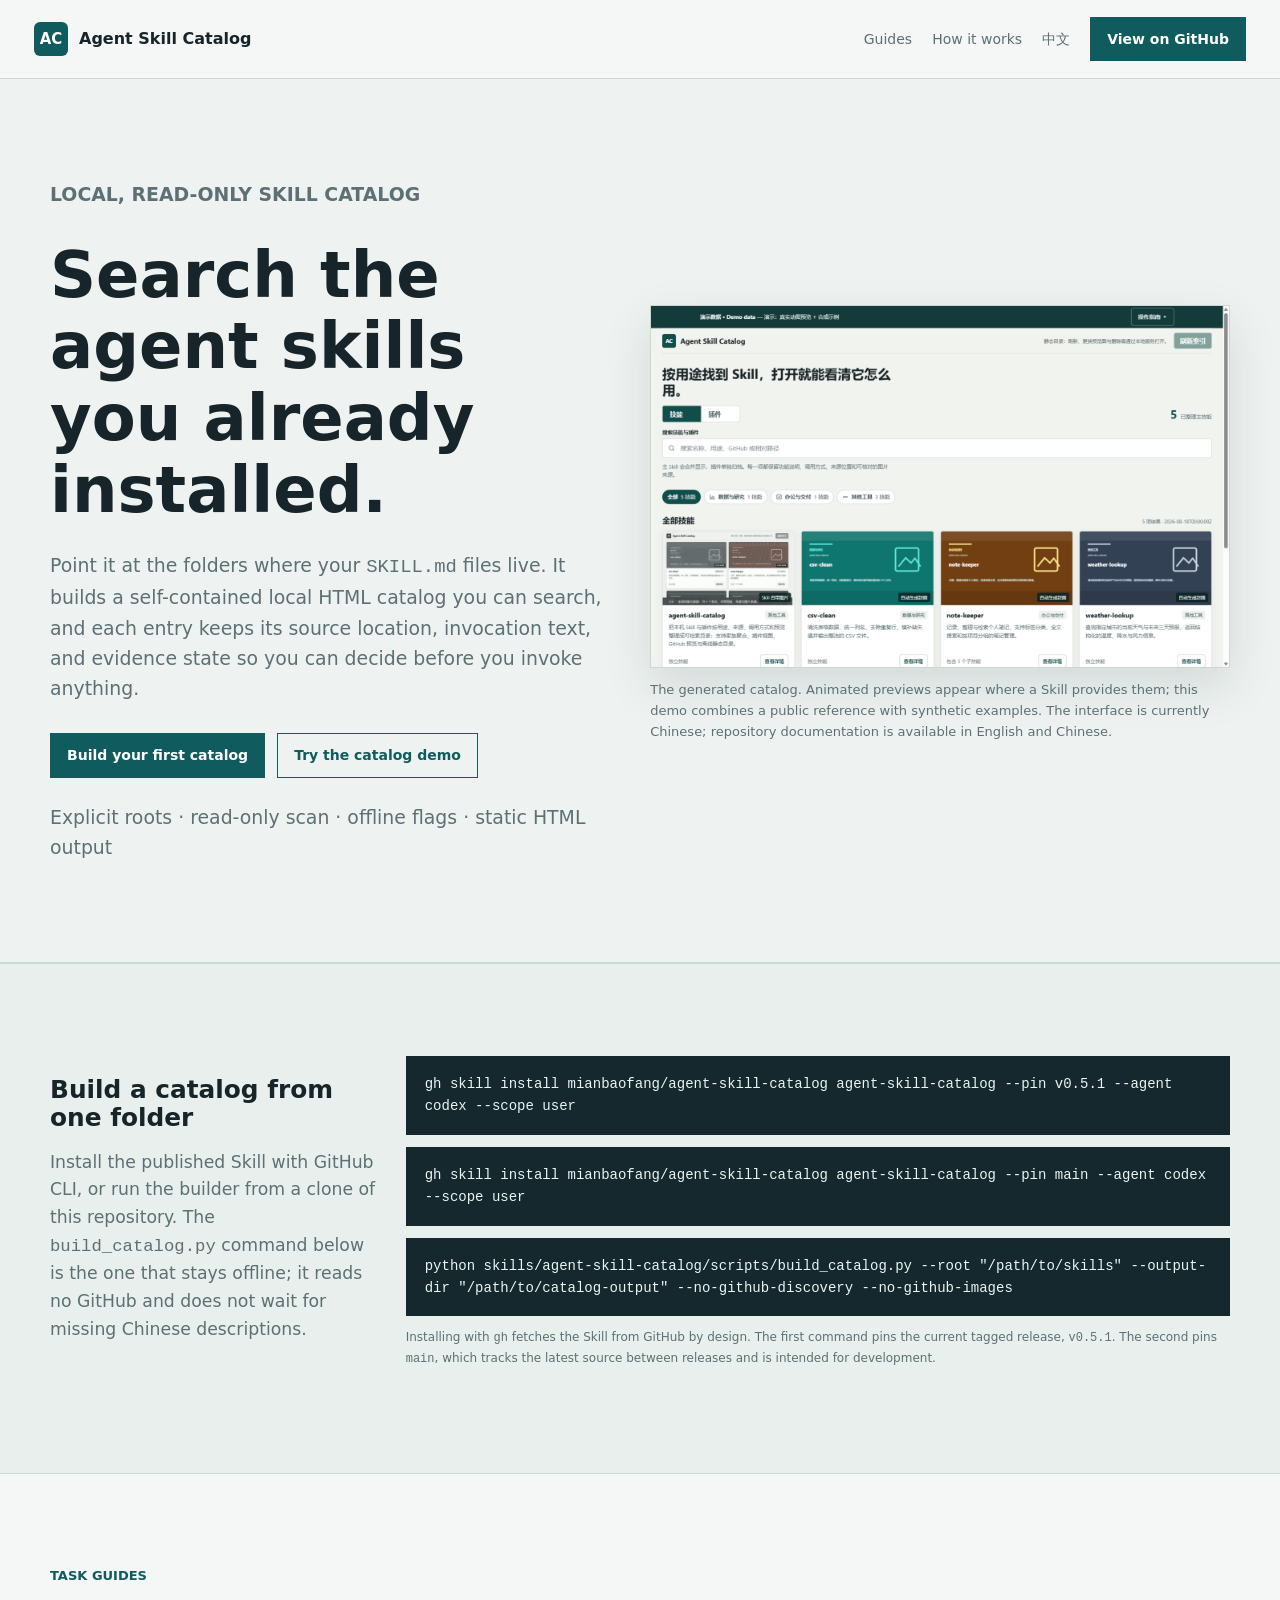
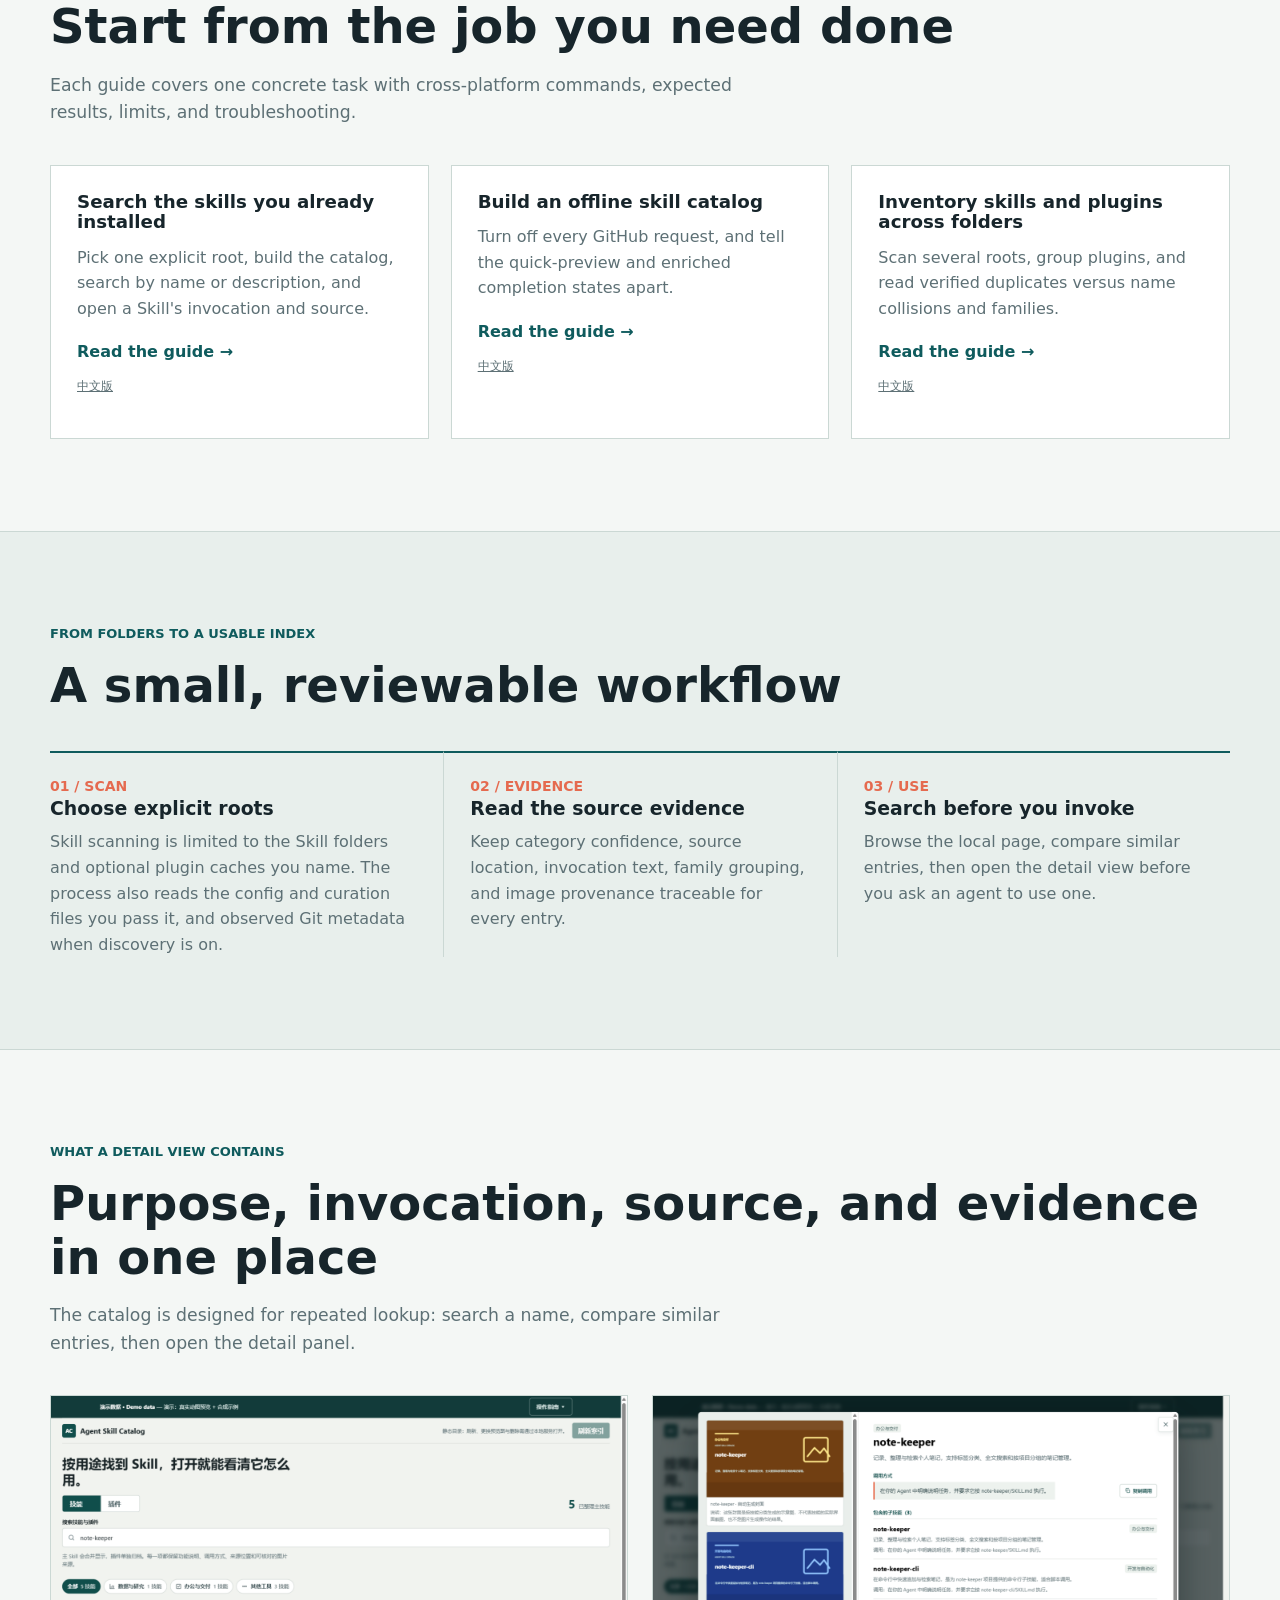
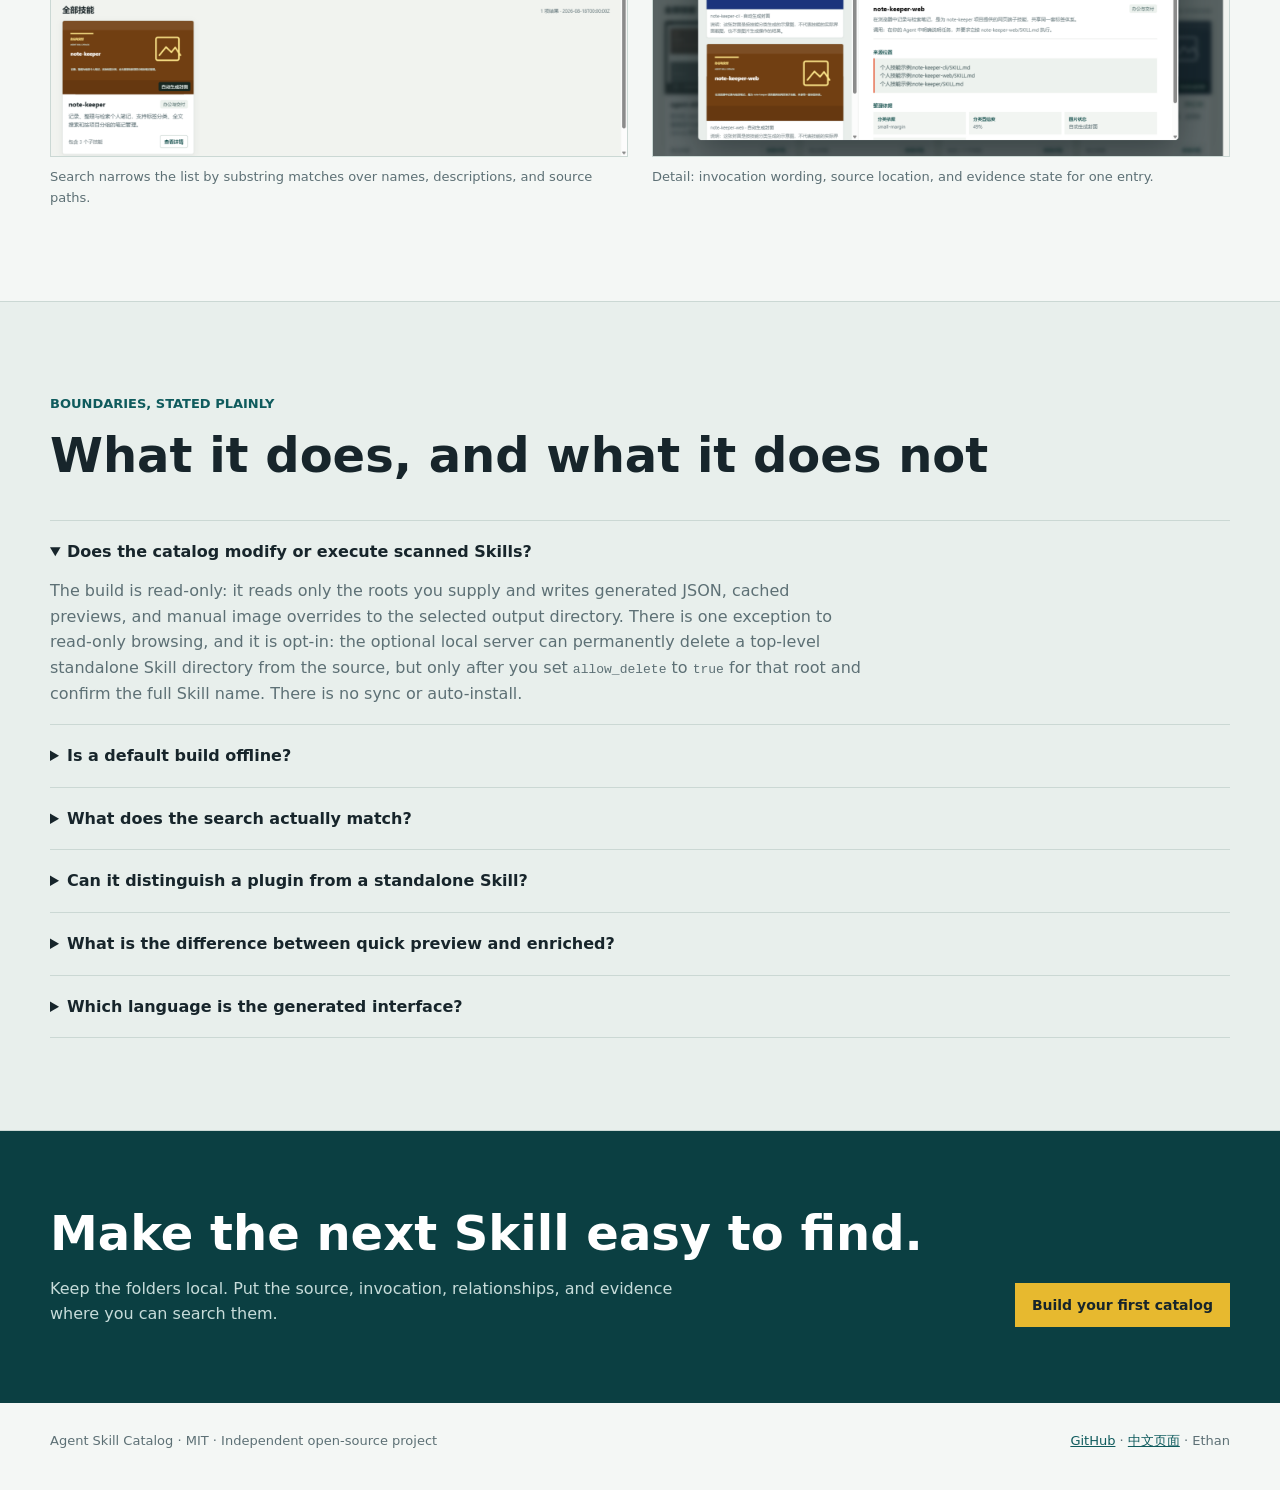
<file: docs/index.html>
<!doctype html>
<html lang="en">
<head>
  <meta charset="utf-8">
  <meta name="viewport" content="width=device-width, initial-scale=1">
  <title>Agent Skill Catalog | search the agent skills you already installed</title>
  <meta name="description" content="Turn the SKILL.md folders you choose into a searchable local HTML catalog. Inspect a Skill's source and invocation, and tell standalone Skills, verified families, and plugin bundles apart.">
  <link rel="canonical" href="https://mianbaofang.github.io/agent-skill-catalog/">
  <link rel="alternate" hreflang="en" href="https://mianbaofang.github.io/agent-skill-catalog/">
  <link rel="alternate" hreflang="zh-CN" href="https://mianbaofang.github.io/agent-skill-catalog/index-zh.html">
  <link rel="alternate" hreflang="x-default" href="https://mianbaofang.github.io/agent-skill-catalog/">
  <meta property="og:type" content="website">
  <meta property="og:title" content="Agent Skill Catalog | search the skills you already installed">
  <meta property="og:description" content="A local, read-only catalog for Agent Skills and plugins: explicit roots, source and invocation per entry, families, plugins, and offline builds.">
  <meta property="og:url" content="https://mianbaofang.github.io/agent-skill-catalog/">
  <meta property="og:image" content="https://mianbaofang.github.io/agent-skill-catalog/media/agent-skill-catalog-overview.v0.5.0.png">
  <meta name="twitter:card" content="summary_large_image">
  <meta name="twitter:title" content="Agent Skill Catalog | search the skills you already installed">
  <meta name="twitter:description" content="Search the local SKILL.md folders you choose without opening every file.">
  <meta name="twitter:image" content="https://mianbaofang.github.io/agent-skill-catalog/media/agent-skill-catalog-overview.v0.5.0.png">
  <link rel="stylesheet" href="assets/site.css">
  <script type="application/ld+json">
  {
    "@context": "https://schema.org",
    "@type": "SoftwareSourceCode",
    "name": "Agent Skill Catalog",
    "description": "A local read-only catalog for Agent Skills and Codex plugins.",
    "url": "https://mianbaofang.github.io/agent-skill-catalog/",
    "codeRepository": "https://github.com/mianbaofang/agent-skill-catalog",
    "programmingLanguage": "Python",
    "softwareVersion": "0.5.0",
    "dateModified": "2026-11-12",
    "runtimePlatform": "Windows, macOS, Linux",
    "license": "https://github.com/mianbaofang/agent-skill-catalog/blob/main/LICENSE",
    "applicationCategory": "DeveloperApplication",
    "image": "https://mianbaofang.github.io/agent-skill-catalog/media/agent-skill-catalog-overview.v0.5.0.png",
    "author": {"@type": "Person", "name": "Ethan"}
  }
  </script>
</head>
<body>
  <header class="site-header">
    <a class="brand" href="./"><span class="brand-mark">AC</span><span>Agent Skill Catalog</span></a>
    <nav class="site-nav" aria-label="Primary navigation">
      <a href="#guides">Guides</a>
      <a href="#workflow">How it works</a>
      <a href="index-zh.html">中文</a>
      <a class="nav-button" href="https://github.com/mianbaofang/agent-skill-catalog">View on GitHub</a>
    </nav>
  </header>

  <main>
    <section class="hero" aria-labelledby="hero-title">
      <div class="hero-inner">
        <div class="hero-copy">
          <p class="eyebrow">local, read-only skill catalog</p>
          <h1 id="hero-title">Search the agent skills you already installed.</h1>
          <p>Point it at the folders where your <code>SKILL.md</code> files live. It builds a self-contained local HTML catalog you can search, and each entry keeps its source location, invocation text, and evidence state so you can decide before you invoke anything.</p>
          <div class="hero-actions">
            <a class="button" href="#install">Build your first catalog</a>
            <a class="button secondary" href="demo/index.html">Try the catalog demo</a>
          </div>
          <p class="proof-line">Explicit roots &middot; read-only scan &middot; offline flags &middot; static HTML output</p>
        </div>
        <figure class="hero-visual">
          <img src="media/agent-skill-catalog-overview.v0.5.0.png" alt="Generated catalog overview showing category tabs, a searchable Skill list, separate Skills and plugins views, and category counts" width="1440" height="1000">
          <figcaption>The generated catalog. Animated previews appear where a Skill provides them; this demo combines a public reference with synthetic examples. The interface is currently Chinese; repository documentation is available in English and Chinese.</figcaption>
        </figure>
      </div>
    </section>

    <section class="section-band" id="install">
      <div class="install-strip">
        <div>
          <h2>Build a catalog from one folder</h2>
          <p class="lede">Install the published Skill with GitHub CLI, or run the builder from a clone of this repository. The <code>build_catalog.py</code> command below is the one that stays offline; it reads no GitHub and does not wait for missing Chinese descriptions.</p>
        </div>
        <div>
          <code class="command">gh skill install mianbaofang/agent-skill-catalog agent-skill-catalog --pin v0.5.1 --agent codex --scope user</code>
          <code class="command" style="margin-top:12px;">gh skill install mianbaofang/agent-skill-catalog agent-skill-catalog --pin main --agent codex --scope user</code>
          <code class="command" style="margin-top:12px;">python skills/agent-skill-catalog/scripts/build_catalog.py --root "/path/to/skills" --output-dir "/path/to/catalog-output" --no-github-discovery --no-github-images</code>
          <p class="guide-langs" style="margin-top:12px;">Installing with <code>gh</code> fetches the Skill from GitHub by design. The first command pins the current tagged release, <code>v0.5.1</code>. The second pins <code>main</code>, which tracks the latest source between releases and is intended for development.</p>
        </div>
      </div>
    </section>

    <section class="section" id="guides">
      <div class="section-heading">
        <p class="eyebrow">Task guides</p>
        <h2>Start from the job you need done</h2>
        <p class="lede">Each guide covers one concrete task with cross-platform commands, expected results, limits, and troubleshooting.</p>
      </div>
      <div class="guides">
        <article>
          <h3>Search the skills you already installed</h3>
          <p>Pick one explicit root, build the catalog, search by name or description, and open a Skill's invocation and source.</p>
          <a class="guide-link" href="guides/search-installed-skills.html">Read the guide &rarr;</a>
          <p class="guide-langs"><a href="guides/search-installed-skills-zh.html">中文版</a></p>
        </article>
        <article>
          <h3>Build an offline skill catalog</h3>
          <p>Turn off every GitHub request, and tell the quick-preview and enriched completion states apart.</p>
          <a class="guide-link" href="guides/offline-skill-catalog.html">Read the guide &rarr;</a>
          <p class="guide-langs"><a href="guides/offline-skill-catalog-zh.html">中文版</a></p>
        </article>
        <article>
          <h3>Inventory skills and plugins across folders</h3>
          <p>Scan several roots, group plugins, and read verified duplicates versus name collisions and families.</p>
          <a class="guide-link" href="guides/skills-and-plugin-inventory.html">Read the guide &rarr;</a>
          <p class="guide-langs"><a href="guides/skills-and-plugin-inventory-zh.html">中文版</a></p>
        </article>
      </div>
    </section>

    <section class="section-band" id="workflow">
      <div class="section-heading">
        <p class="eyebrow">From folders to a usable index</p>
        <h2>A small, reviewable workflow</h2>
      </div>
      <div class="steps">
        <article class="step"><span class="step-number">01 / SCAN</span><h3>Choose explicit roots</h3><p>Skill scanning is limited to the Skill folders and optional plugin caches you name. The process also reads the config and curation files you pass it, and observed Git metadata when discovery is on.</p></article>
        <article class="step"><span class="step-number">02 / EVIDENCE</span><h3>Read the source evidence</h3><p>Keep category confidence, source location, invocation text, family grouping, and image provenance traceable for every entry.</p></article>
        <article class="step"><span class="step-number">03 / USE</span><h3>Search before you invoke</h3><p>Browse the local page, compare similar entries, then open the detail view before you ask an agent to use one.</p></article>
      </div>
    </section>

    <section class="section" id="screens">
      <div class="section-heading">
        <p class="eyebrow">What a detail view contains</p>
        <h2>Purpose, invocation, source, and evidence in one place</h2>
        <p class="lede">The catalog is designed for repeated lookup: search a name, compare similar entries, then open the detail panel.</p>
      </div>
      <div class="screens">
        <figure><img src="media/agent-skill-catalog-filter.v0.5.0.png" alt="Catalog filter view showing category counts, search results, and a Skill card" width="1440" height="1000"><figcaption>Search narrows the list by substring matches over names, descriptions, and source paths.</figcaption></figure>
        <figure><img src="media/agent-skill-catalog-detail.v0.5.0.png" alt="Catalog detail panel showing invocation text, source location, and evidence state" width="1440" height="1000"><figcaption>Detail: invocation wording, source location, and evidence state for one entry.</figcaption></figure>
      </div>
    </section>

    <section class="section-band">
      <div class="section-heading">
        <p class="eyebrow">Boundaries, stated plainly</p>
        <h2>What it does, and what it does not</h2>
      </div>
      <div class="faq">
        <details open><summary>Does the catalog modify or execute scanned Skills?</summary><p>The build is read-only: it reads only the roots you supply and writes generated JSON, cached previews, and manual image overrides to the selected output directory. There is one exception to read-only browsing, and it is opt-in: the optional local server can permanently delete a top-level standalone Skill directory from the source, but only after you set <code>allow_delete</code> to <code>true</code> for that root and confirm the full Skill name. There is no sync or auto-install.</p></details>
        <details><summary>Is a default build offline?</summary><p>Not guaranteed. Without flags, the builder may send Skill names to GitHub repository search and fetch one public preview per observed repository. Add <code>--no-github-discovery --no-github-images</code> for a build with no GitHub request, and <code>description_queue.py next --no-github-readmes</code> when running the description queue.</p></details>
        <details><summary>What does the search actually match?</summary><p>Substring matching over Skill names, descriptions, GitHub metadata, and source-relative paths. It is not semantic or natural-language search, and it does not rank which Skill is best for a request.</p></details>
        <details><summary>Can it distinguish a plugin from a standalone Skill?</summary><p>Yes, when the configured roots and package evidence make that distinction observable. Plugin aggregates get their own view and are not counted as standalone Skills.</p></details>
        <details><summary>What is the difference between quick preview and enriched?</summary><p>A quick preview builds and shows entries even with missing Chinese descriptions. Adding <code>--require-complete-descriptions</code> makes the build exit with code 3 until the description queue is empty; exit code 0 plus <code>pending_description_count</code> of zero means the enriched catalog is complete.</p></details>
        <details><summary>Which language is the generated interface?</summary><p>The generated catalog interface is currently Chinese. This site and the repository README are available in English and Chinese; that does not make the generated UI bilingual.</p></details>
      </div>
    </section>

    <section class="cta">
      <div class="cta-inner">
        <div><h2>Make the next Skill easy to find.</h2><p>Keep the folders local. Put the source, invocation, relationships, and evidence where you can search them.</p></div>
        <a class="button" href="#install">Build your first catalog</a>
      </div>
    </section>
  </main>

  <footer><div class="footer-inner"><span>Agent Skill Catalog &middot; MIT &middot; Independent open-source project</span><span><a href="https://github.com/mianbaofang/agent-skill-catalog">GitHub</a> &middot; <a href="index-zh.html">中文页面</a> &middot; Ethan</span></div></footer>
</body>
</html>
</file>
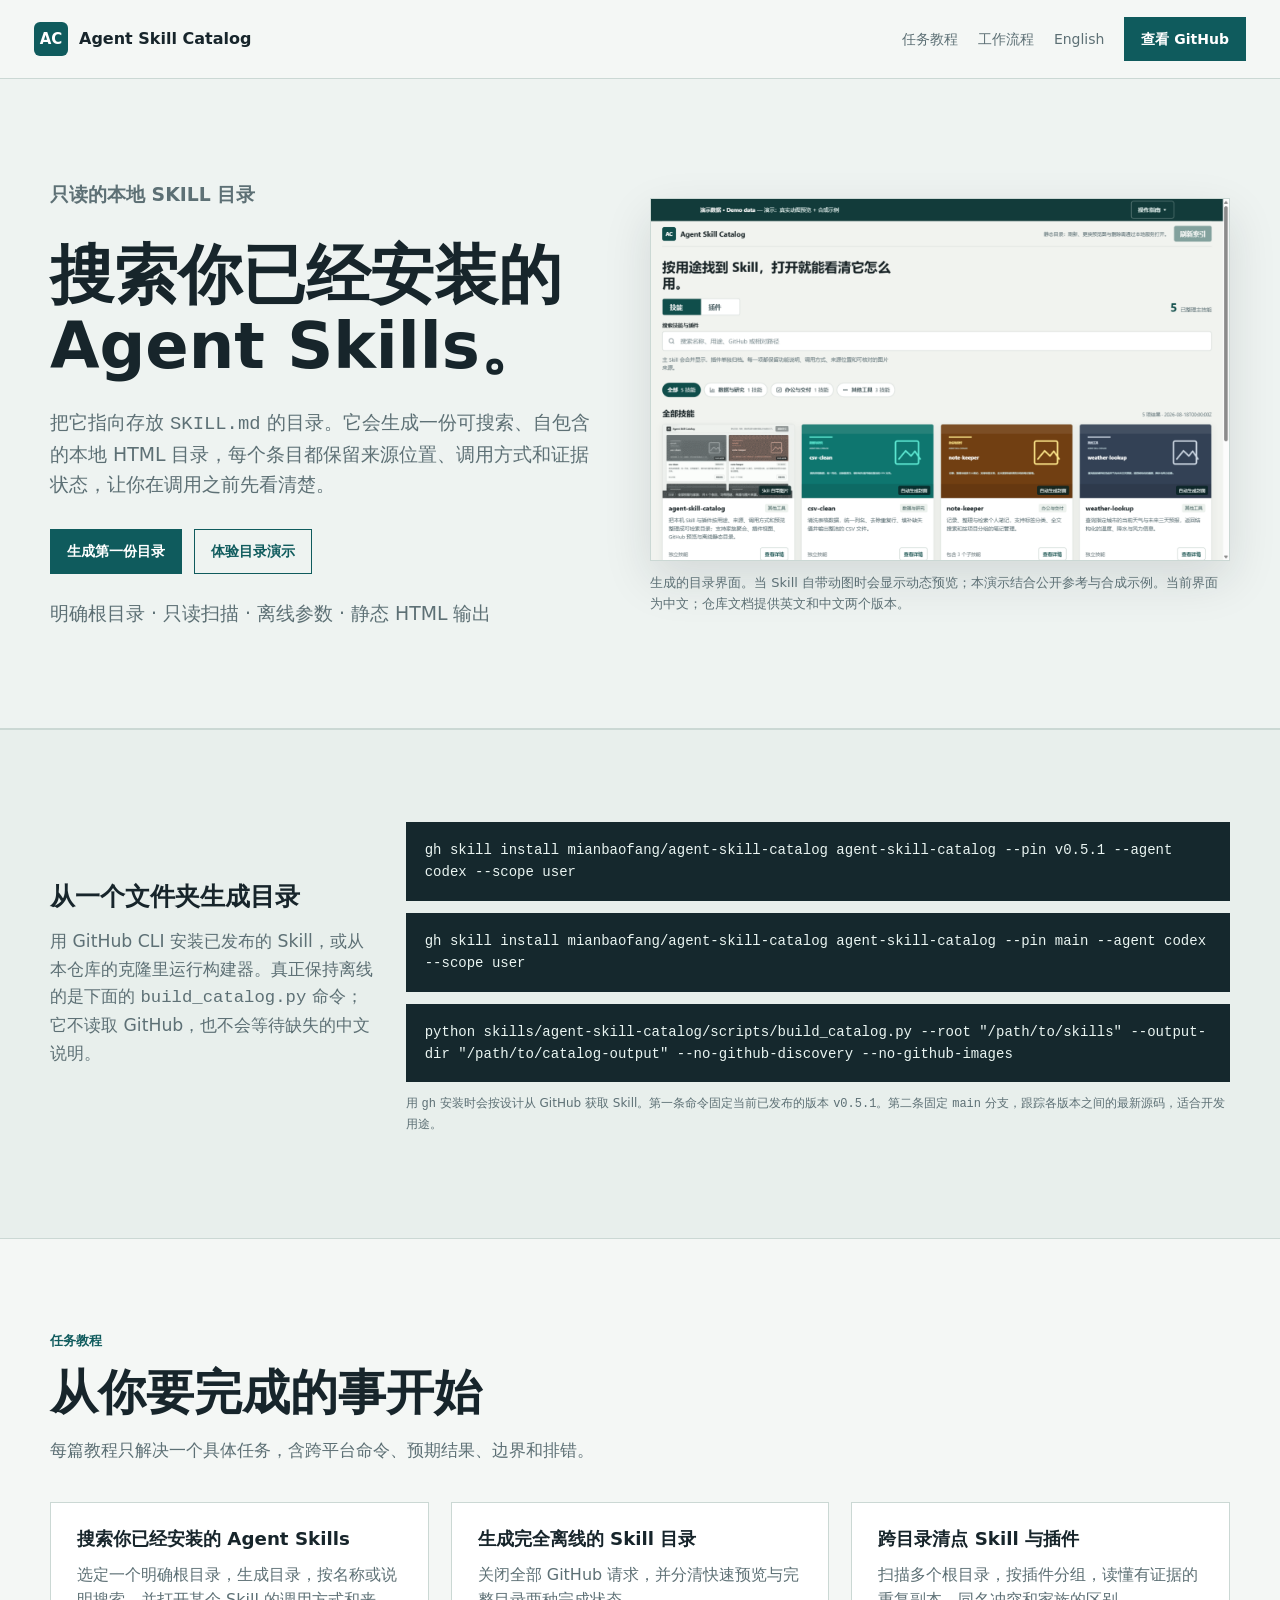
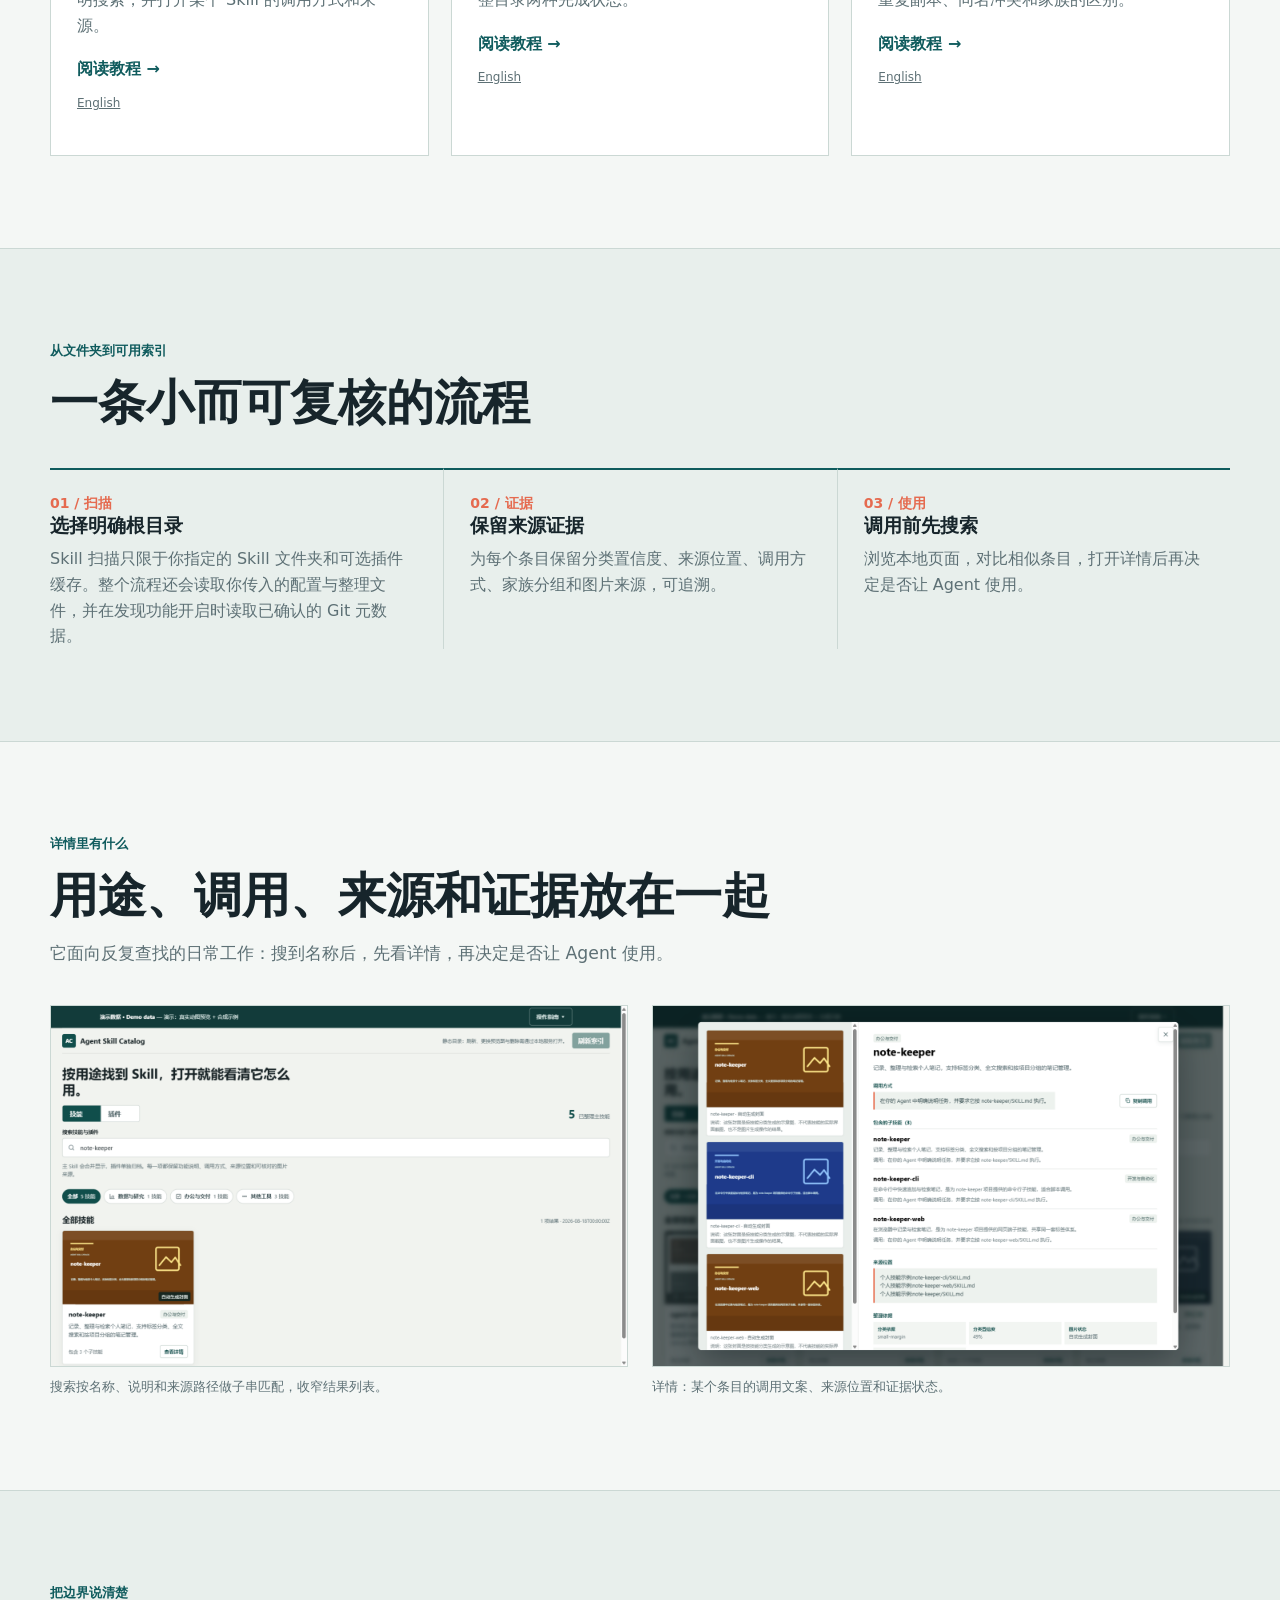
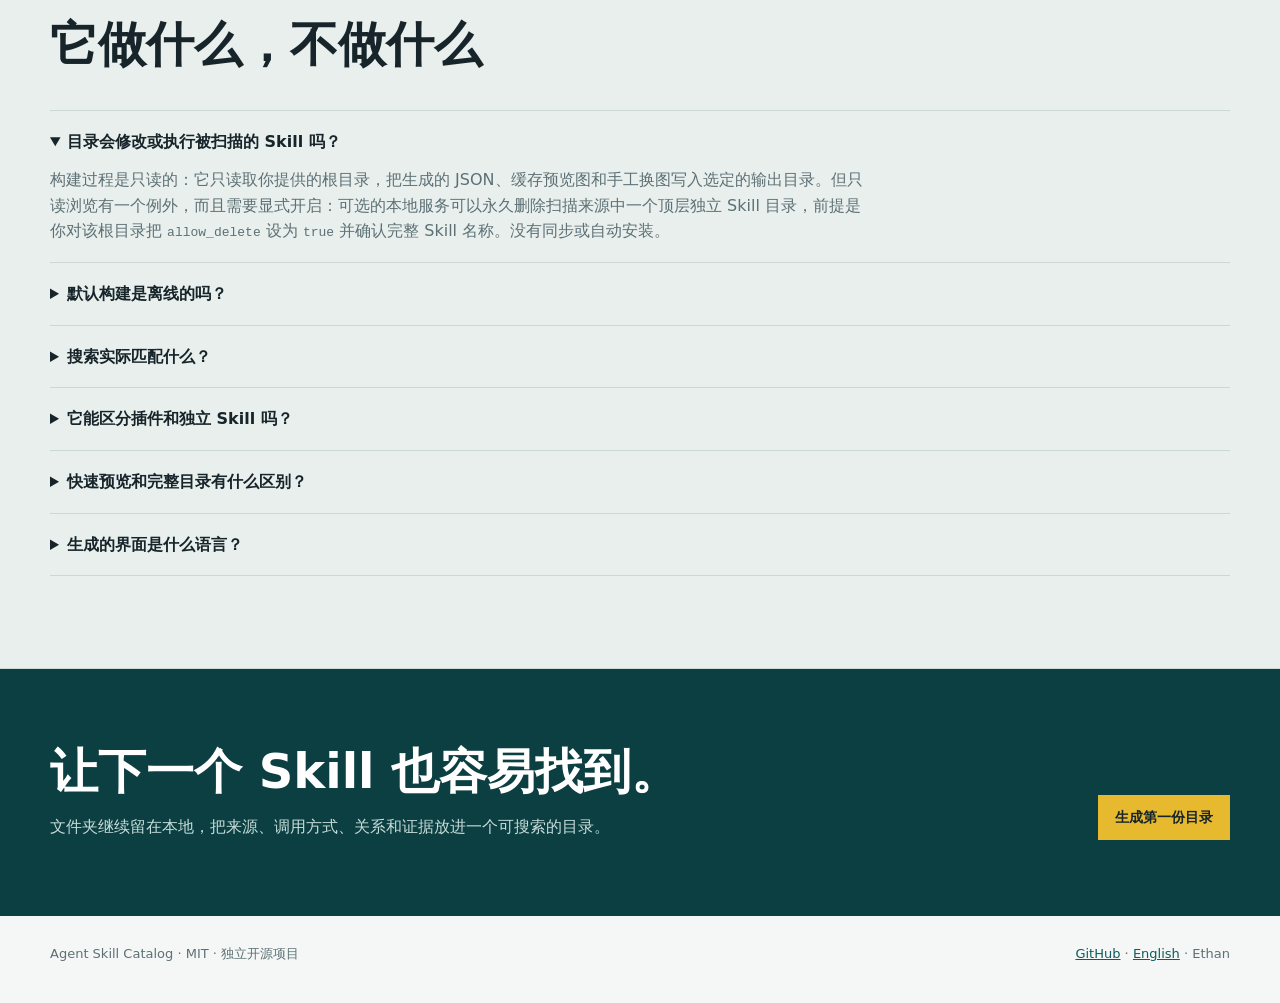
<file: docs/index-zh.html>
<!doctype html>
<html lang="zh-CN">
<head>
  <meta charset="utf-8">
  <meta name="viewport" content="width=device-width, initial-scale=1">
  <title>Agent Skill Catalog｜搜索你已经安装的 Agent Skills</title>
  <meta name="description" content="把你指定的 SKILL.md 目录变成可搜索的本地 HTML 目录。查看每个 Skill 的来源与调用方式，并分清独立 Skill、有证据的主/子家族和插件携带的能力。">
  <link rel="canonical" href="https://mianbaofang.github.io/agent-skill-catalog/index-zh.html">
  <link rel="alternate" hreflang="en" href="https://mianbaofang.github.io/agent-skill-catalog/">
  <link rel="alternate" hreflang="zh-CN" href="https://mianbaofang.github.io/agent-skill-catalog/index-zh.html">
  <link rel="alternate" hreflang="x-default" href="https://mianbaofang.github.io/agent-skill-catalog/">
  <meta property="og:type" content="website">
  <meta property="og:title" content="Agent Skill Catalog｜搜索你已经安装的 Agent Skills">
  <meta property="og:description" content="只读的本地 Skill 与插件目录：明确根目录、逐条来源与调用方式、家族与插件分组、可完全离线生成。">
  <meta property="og:url" content="https://mianbaofang.github.io/agent-skill-catalog/index-zh.html">
  <meta property="og:image" content="https://mianbaofang.github.io/agent-skill-catalog/media/agent-skill-catalog-overview.v0.5.0.png">
  <meta name="twitter:card" content="summary_large_image">
  <meta name="twitter:title" content="Agent Skill Catalog｜搜索你已经安装的 Agent Skills">
  <meta name="twitter:description" content="搜索你指定的本地 SKILL.md 目录，不必逐个打开文件。">
  <meta name="twitter:image" content="https://mianbaofang.github.io/agent-skill-catalog/media/agent-skill-catalog-overview.v0.5.0.png">
  <link rel="stylesheet" href="assets/site.css">
  <script type="application/ld+json">
  {
    "@context": "https://schema.org",
    "@type": "SoftwareSourceCode",
    "name": "Agent Skill Catalog",
    "description": "只读整理本地 AI Agent Skill 与 Codex 插件的桌面目录工具。",
    "url": "https://mianbaofang.github.io/agent-skill-catalog/index-zh.html",
    "codeRepository": "https://github.com/mianbaofang/agent-skill-catalog",
    "programmingLanguage": "Python",
    "softwareVersion": "0.5.0",
    "dateModified": "2026-11-12",
    "runtimePlatform": "Windows, macOS, Linux",
    "license": "https://github.com/mianbaofang/agent-skill-catalog/blob/main/LICENSE",
    "applicationCategory": "DeveloperApplication",
    "image": "https://mianbaofang.github.io/agent-skill-catalog/media/agent-skill-catalog-overview.v0.5.0.png",
    "author": {"@type": "Person", "name": "Ethan"}
  }
  </script>
</head>
<body>
  <header class="site-header">
    <a class="brand" href="index-zh.html"><span class="brand-mark">AC</span><span>Agent Skill Catalog</span></a>
    <nav class="site-nav" aria-label="主导航">
      <a href="#guides">任务教程</a>
      <a href="#workflow">工作流程</a>
      <a href="index.html">English</a>
      <a class="nav-button" href="https://github.com/mianbaofang/agent-skill-catalog">查看 GitHub</a>
    </nav>
  </header>

  <main>
    <section class="hero" aria-labelledby="hero-title">
      <div class="hero-inner">
        <div class="hero-copy">
          <p class="eyebrow">只读的本地 Skill 目录</p>
          <h1 id="hero-title">搜索你已经安装的 Agent Skills。</h1>
          <p>把它指向存放 <code>SKILL.md</code> 的目录。它会生成一份可搜索、自包含的本地 HTML 目录，每个条目都保留来源位置、调用方式和证据状态，让你在调用之前先看清楚。</p>
          <div class="hero-actions">
            <a class="button" href="#install">生成第一份目录</a>
            <a class="button secondary" href="demo/index.html">体验目录演示</a>
          </div>
          <p class="proof-line">明确根目录 &middot; 只读扫描 &middot; 离线参数 &middot; 静态 HTML 输出</p>
        </div>
        <figure class="hero-visual">
          <img src="media/agent-skill-catalog-overview.v0.5.0.png" alt="生成的目录总览，显示分类标签、可搜索的 Skill 列表、技能与插件独立视图以及分类计数" width="1440" height="1000">
          <figcaption>生成的目录界面。当 Skill 自带动图时会显示动态预览；本演示结合公开参考与合成示例。当前界面为中文；仓库文档提供英文和中文两个版本。</figcaption>
        </figure>
      </div>
    </section>

    <section class="section-band" id="install">
      <div class="install-strip">
        <div>
          <h2>从一个文件夹生成目录</h2>
          <p class="lede">用 GitHub CLI 安装已发布的 Skill，或从本仓库的克隆里运行构建器。真正保持离线的是下面的 <code>build_catalog.py</code> 命令；它不读取 GitHub，也不会等待缺失的中文说明。</p>
        </div>
        <div>
          <code class="command">gh skill install mianbaofang/agent-skill-catalog agent-skill-catalog --pin v0.5.1 --agent codex --scope user</code>
          <code class="command" style="margin-top:12px;">gh skill install mianbaofang/agent-skill-catalog agent-skill-catalog --pin main --agent codex --scope user</code>
          <code class="command" style="margin-top:12px;">python skills/agent-skill-catalog/scripts/build_catalog.py --root "/path/to/skills" --output-dir "/path/to/catalog-output" --no-github-discovery --no-github-images</code>
          <p class="guide-langs" style="margin-top:12px;">用 <code>gh</code> 安装时会按设计从 GitHub 获取 Skill。第一条命令固定当前已发布的版本 <code>v0.5.1</code>。第二条固定 <code>main</code> 分支，跟踪各版本之间的最新源码，适合开发用途。</p>
        </div>
      </div>
    </section>

    <section class="section" id="guides">
      <div class="section-heading">
        <p class="eyebrow">任务教程</p>
        <h2>从你要完成的事开始</h2>
        <p class="lede">每篇教程只解决一个具体任务，含跨平台命令、预期结果、边界和排错。</p>
      </div>
      <div class="guides">
        <article>
          <h3>搜索你已经安装的 Agent Skills</h3>
          <p>选定一个明确根目录，生成目录，按名称或说明搜索，并打开某个 Skill 的调用方式和来源。</p>
          <a class="guide-link" href="guides/search-installed-skills-zh.html">阅读教程 &rarr;</a>
          <p class="guide-langs"><a href="guides/search-installed-skills.html">English</a></p>
        </article>
        <article>
          <h3>生成完全离线的 Skill 目录</h3>
          <p>关闭全部 GitHub 请求，并分清快速预览与完整目录两种完成状态。</p>
          <a class="guide-link" href="guides/offline-skill-catalog-zh.html">阅读教程 &rarr;</a>
          <p class="guide-langs"><a href="guides/offline-skill-catalog.html">English</a></p>
        </article>
        <article>
          <h3>跨目录清点 Skill 与插件</h3>
          <p>扫描多个根目录，按插件分组，读懂有证据的重复副本、同名冲突和家族的区别。</p>
          <a class="guide-link" href="guides/skills-and-plugin-inventory-zh.html">阅读教程 &rarr;</a>
          <p class="guide-langs"><a href="guides/skills-and-plugin-inventory.html">English</a></p>
        </article>
      </div>
    </section>

    <section class="section-band" id="workflow">
      <div class="section-heading">
        <p class="eyebrow">从文件夹到可用索引</p>
        <h2>一条小而可复核的流程</h2>
      </div>
      <div class="steps">
        <article class="step"><span class="step-number">01 / 扫描</span><h3>选择明确根目录</h3><p>Skill 扫描只限于你指定的 Skill 文件夹和可选插件缓存。整个流程还会读取你传入的配置与整理文件，并在发现功能开启时读取已确认的 Git 元数据。</p></article>
        <article class="step"><span class="step-number">02 / 证据</span><h3>保留来源证据</h3><p>为每个条目保留分类置信度、来源位置、调用方式、家族分组和图片来源，可追溯。</p></article>
        <article class="step"><span class="step-number">03 / 使用</span><h3>调用前先搜索</h3><p>浏览本地页面，对比相似条目，打开详情后再决定是否让 Agent 使用。</p></article>
      </div>
    </section>

    <section class="section" id="screens">
      <div class="section-heading">
        <p class="eyebrow">详情里有什么</p>
        <h2>用途、调用、来源和证据放在一起</h2>
        <p class="lede">它面向反复查找的日常工作：搜到名称后，先看详情，再决定是否让 Agent 使用。</p>
      </div>
      <div class="screens">
        <figure><img src="media/agent-skill-catalog-filter.v0.5.0.png" alt="目录筛选视图，显示分类计数、搜索结果和一张 Skill 卡片" width="1440" height="1000"><figcaption>搜索按名称、说明和来源路径做子串匹配，收窄结果列表。</figcaption></figure>
        <figure><img src="media/agent-skill-catalog-detail.v0.5.0.png" alt="目录详情面板，显示调用方式、来源位置和证据状态" width="1440" height="1000"><figcaption>详情：某个条目的调用文案、来源位置和证据状态。</figcaption></figure>
      </div>
    </section>

    <section class="section-band">
      <div class="section-heading">
        <p class="eyebrow">把边界说清楚</p>
        <h2>它做什么，不做什么</h2>
      </div>
      <div class="faq">
        <details open><summary>目录会修改或执行被扫描的 Skill 吗？</summary><p>构建过程是只读的：它只读取你提供的根目录，把生成的 JSON、缓存预览图和手工换图写入选定的输出目录。但只读浏览有一个例外，而且需要显式开启：可选的本地服务可以永久删除扫描来源中一个顶层独立 Skill 目录，前提是你对该根目录把 <code>allow_delete</code> 设为 <code>true</code> 并确认完整 Skill 名称。没有同步或自动安装。</p></details>
        <details><summary>默认构建是离线的吗？</summary><p>不保证。不加参数时，构建器可能把 Skill 名称发送到 GitHub 仓库搜索，并为每个已确认仓库抓取一张公开预览图。加 <code>--no-github-discovery --no-github-images</code> 可让构建完全不发出 GitHub 请求；运行说明队列时再加 <code>description_queue.py next --no-github-readmes</code>。</p></details>
        <details><summary>搜索实际匹配什么？</summary><p>对 Skill 名称、说明、GitHub 信息和来源相对路径做子串匹配。它不是语义搜索或自然语言搜索，也不会给“哪个 Skill 最适合这个请求”排序。</p></details>
        <details><summary>它能区分插件和独立 Skill 吗？</summary><p>当配置根目录和包证据足够明确时可以。插件聚合有单独视图，不计入独立 Skill 数量。</p></details>
        <details><summary>快速预览和完整目录有什么区别？</summary><p>快速预览即使中文说明缺失也会生成并显示条目。追加 <code>--require-complete-descriptions</code> 后，说明队列未清空时构建会以退出码 3 结束；退出码 0 且 <code>pending_description_count</code> 为 0 才表示完整目录已完成。</p></details>
        <details><summary>生成的界面是什么语言？</summary><p>生成的目录界面当前是中文。本站和仓库 README 提供英文和中文两个版本，但这不代表生成的界面本身支持双语。</p></details>
      </div>
    </section>

    <section class="cta">
      <div class="cta-inner">
        <div><h2>让下一个 Skill 也容易找到。</h2><p>文件夹继续留在本地，把来源、调用方式、关系和证据放进一个可搜索的目录。</p></div>
        <a class="button" href="#install">生成第一份目录</a>
      </div>
    </section>
  </main>

  <footer><div class="footer-inner"><span>Agent Skill Catalog &middot; MIT &middot; 独立开源项目</span><span><a href="https://github.com/mianbaofang/agent-skill-catalog">GitHub</a> &middot; <a href="index.html">English</a> &middot; Ethan</span></div></footer>
</body>
</html>
</file>
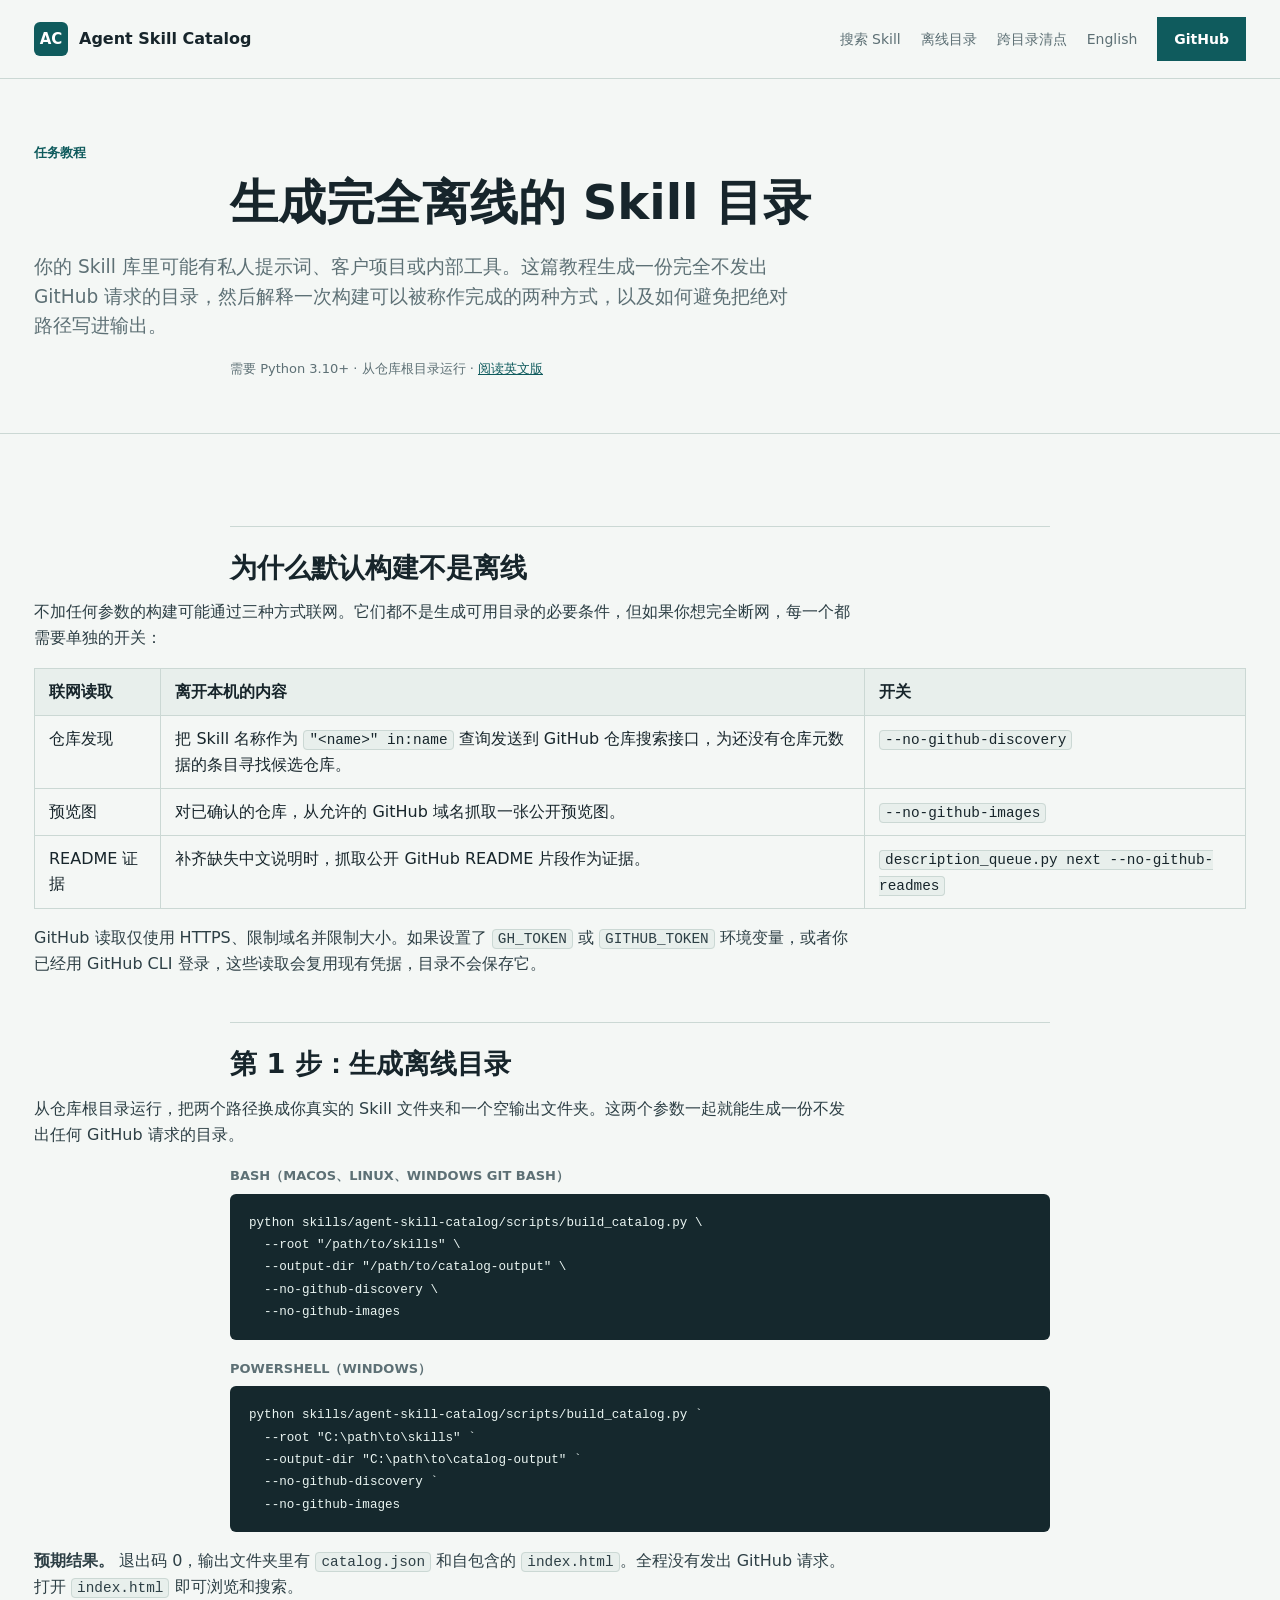
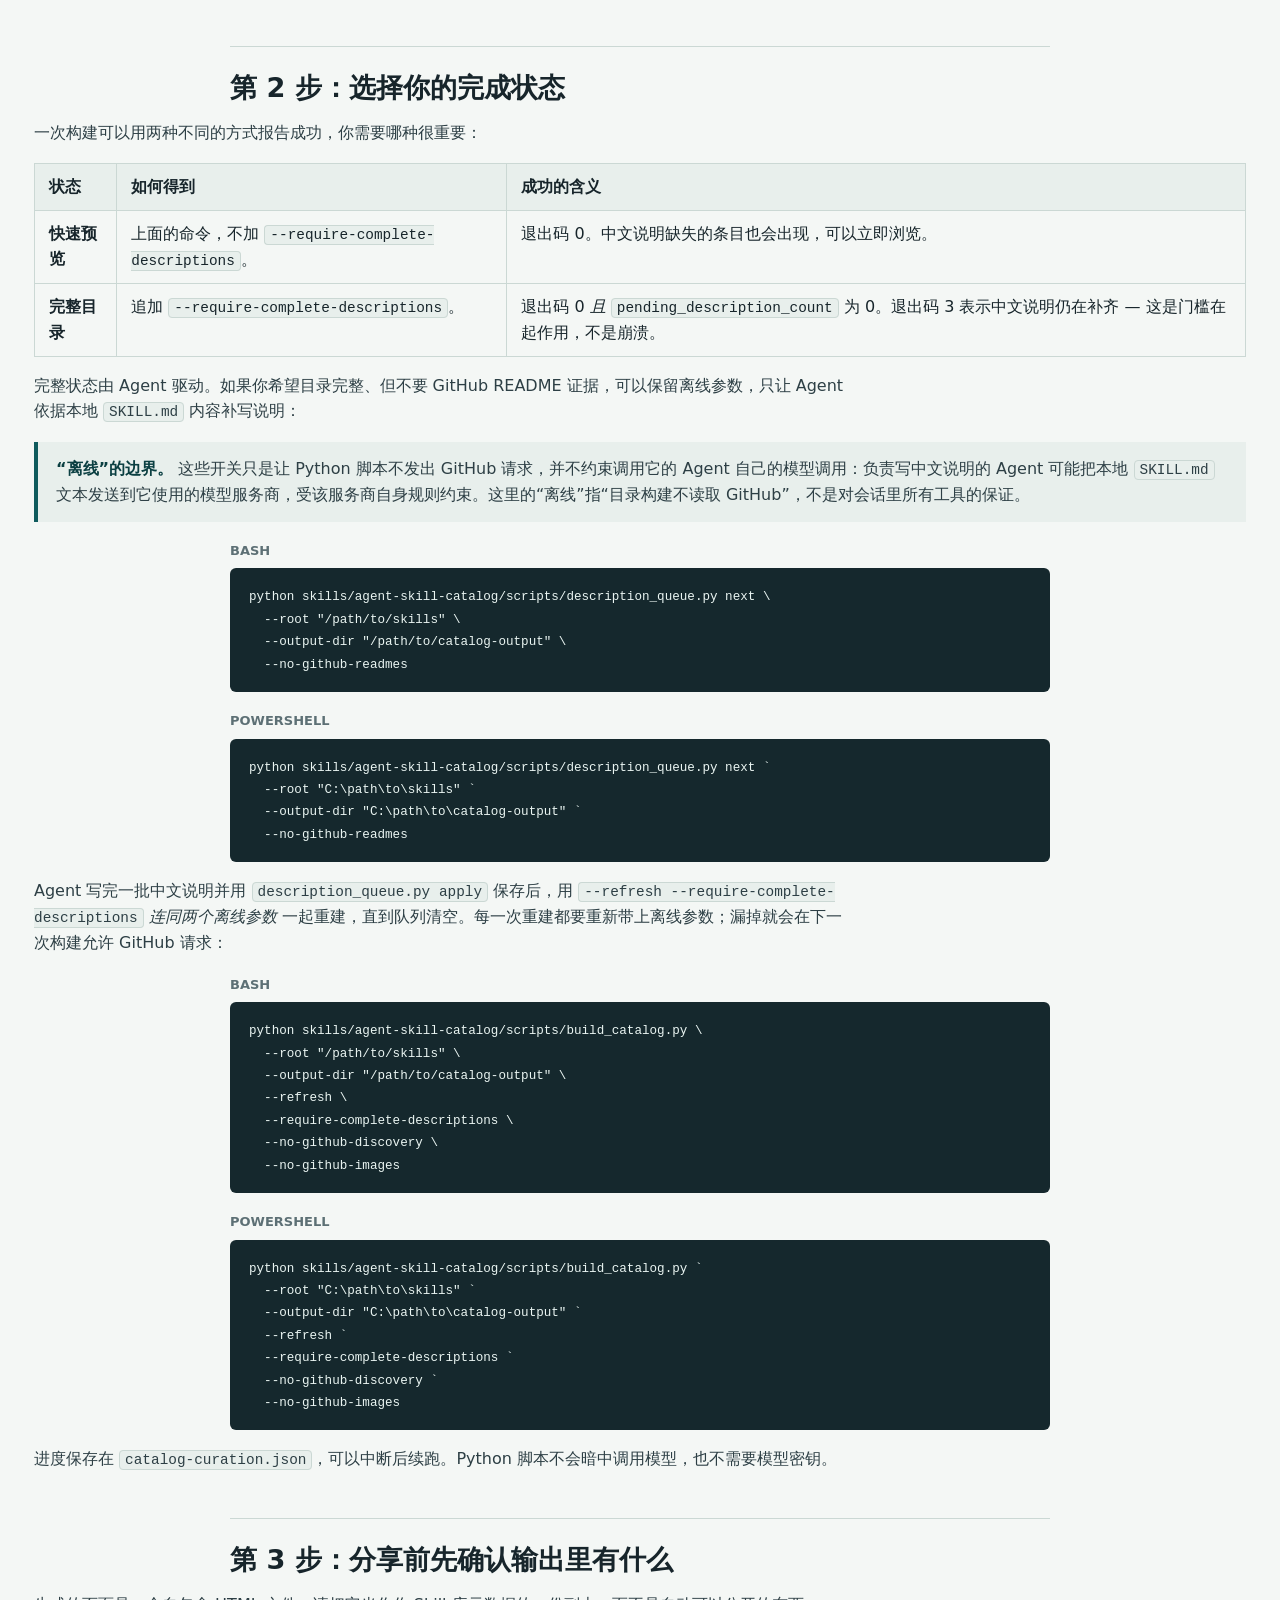
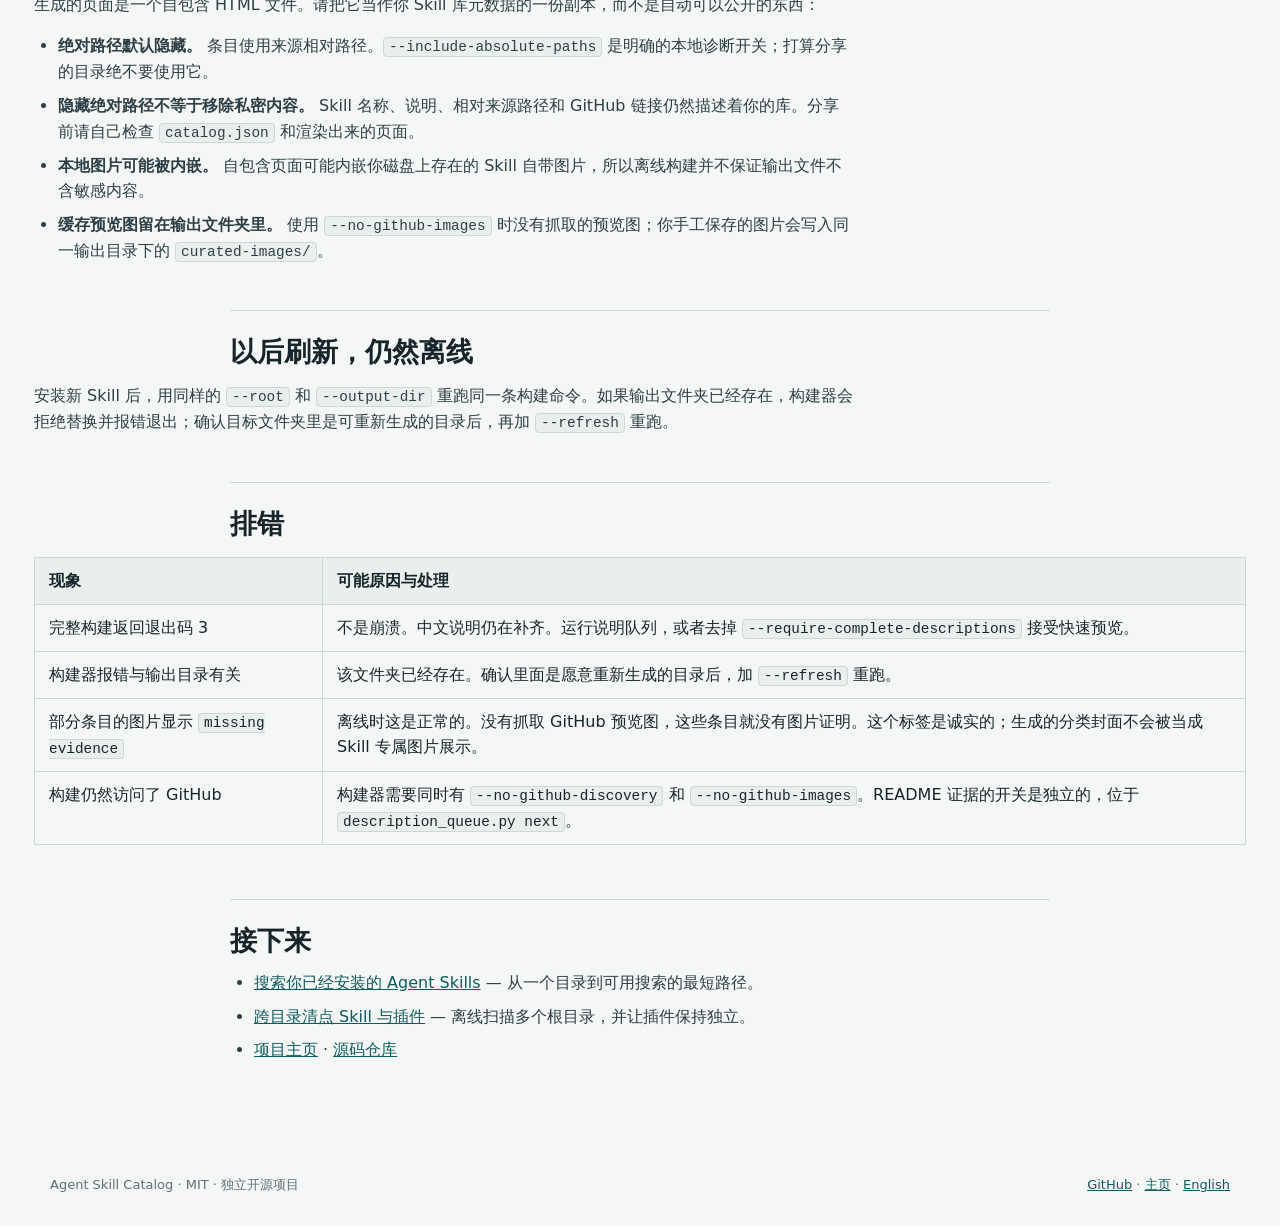
<file: docs/guides/offline-skill-catalog-zh.html>
<!doctype html>
<html lang="zh-CN">
<head>
  <meta charset="utf-8">
  <meta name="viewport" content="width=device-width, initial-scale=1">
  <title>生成完全离线的 Skill 目录｜Agent Skill Catalog 教程</title>
  <meta name="description" content="生成 Skill 目录时关闭全部 GitHub 请求：构建器与说明队列的离线参数、两种完成状态，以及如何避免把绝对路径写进输出。">
  <link rel="canonical" href="https://mianbaofang.github.io/agent-skill-catalog/guides/offline-skill-catalog-zh.html">
  <link rel="alternate" hreflang="en" href="https://mianbaofang.github.io/agent-skill-catalog/guides/offline-skill-catalog.html">
  <link rel="alternate" hreflang="zh-CN" href="https://mianbaofang.github.io/agent-skill-catalog/guides/offline-skill-catalog-zh.html">
  <link rel="alternate" hreflang="x-default" href="https://mianbaofang.github.io/agent-skill-catalog/guides/offline-skill-catalog.html">
  <meta property="og:type" content="article">
  <meta property="og:title" content="生成完全离线的 Skill 目录">
  <meta property="og:description" content="完全不发出 GitHub 请求也能生成可搜索的本地 Skill 目录，并分清快速预览与完整目录两种完成状态。">
  <meta property="og:url" content="https://mianbaofang.github.io/agent-skill-catalog/guides/offline-skill-catalog-zh.html">
  <meta name="twitter:card" content="summary">
  <link rel="stylesheet" href="../assets/site.css">
  <script type="application/ld+json">
  {
    "@context": "https://schema.org",
    "@type": "BreadcrumbList",
    "itemListElement": [
      {"@type": "ListItem", "position": 1, "name": "Agent Skill Catalog", "item": "https://mianbaofang.github.io/agent-skill-catalog/"},
      {"@type": "ListItem", "position": 2, "name": "教程", "item": "https://mianbaofang.github.io/agent-skill-catalog/guides/offline-skill-catalog-zh.html"}
    ]
  }
  </script>
</head>
<body>
  <header class="site-header">
    <a class="brand" href="../index-zh.html"><span class="brand-mark">AC</span><span>Agent Skill Catalog</span></a>
    <nav class="site-nav" aria-label="主导航">
      <a href="search-installed-skills-zh.html">搜索 Skill</a>
      <a href="offline-skill-catalog-zh.html">离线目录</a>
      <a href="skills-and-plugin-inventory-zh.html">跨目录清点</a>
      <a href="offline-skill-catalog.html">English</a>
      <a class="nav-button" href="https://github.com/mianbaofang/agent-skill-catalog">GitHub</a>
    </nav>
  </header>

  <main>
    <section class="guide-header">
      <p class="guide-kicker">任务教程</p>
      <h1>生成完全离线的 Skill 目录</h1>
      <p class="guide-standfirst">你的 Skill 库里可能有私人提示词、客户项目或内部工具。这篇教程生成一份完全不发出 GitHub 请求的目录，然后解释一次构建可以被称作完成的两种方式，以及如何避免把绝对路径写进输出。</p>
      <p class="guide-meta">需要 Python 3.10+ &middot; 从仓库根目录运行 &middot; <a href="offline-skill-catalog.html">阅读英文版</a></p>
    </section>

    <div class="guide-body">
      <h2>为什么默认构建不是离线</h2>
      <p>不加任何参数的构建可能通过三种方式联网。它们都不是生成可用目录的必要条件，但如果你想完全断网，每一个都需要单独的开关：</p>
      <table class="guide-table">
        <thead><tr><th>联网读取</th><th>离开本机的内容</th><th>开关</th></tr></thead>
        <tbody>
          <tr><td>仓库发现</td><td>把 Skill 名称作为 <code>"&lt;name&gt;" in:name</code> 查询发送到 GitHub 仓库搜索接口，为还没有仓库元数据的条目寻找候选仓库。</td><td><code>--no-github-discovery</code></td></tr>
          <tr><td>预览图</td><td>对已确认的仓库，从允许的 GitHub 域名抓取一张公开预览图。</td><td><code>--no-github-images</code></td></tr>
          <tr><td>README 证据</td><td>补齐缺失中文说明时，抓取公开 GitHub README 片段作为证据。</td><td><code>description_queue.py next --no-github-readmes</code></td></tr>
        </tbody>
      </table>
      <p>GitHub 读取仅使用 HTTPS、限制域名并限制大小。如果设置了 <code>GH_TOKEN</code> 或 <code>GITHUB_TOKEN</code> 环境变量，或者你已经用 GitHub CLI 登录，这些读取会复用现有凭据，目录不会保存它。</p>

      <h2>第 1 步：生成离线目录</h2>
      <p>从仓库根目录运行，把两个路径换成你真实的 Skill 文件夹和一个空输出文件夹。这两个参数一起就能生成一份不发出任何 GitHub 请求的目录。</p>
      <div class="os-block">
        <h3>Bash（macOS、Linux、Windows Git Bash）</h3>
        <pre><code>python skills/agent-skill-catalog/scripts/build_catalog.py \
  --root "/path/to/skills" \
  --output-dir "/path/to/catalog-output" \
  --no-github-discovery \
  --no-github-images</code></pre>
        <h3>PowerShell（Windows）</h3>
        <pre><code>python skills/agent-skill-catalog/scripts/build_catalog.py `
  --root "C:\path\to\skills" `
  --output-dir "C:\path\to\catalog-output" `
  --no-github-discovery `
  --no-github-images</code></pre>
      </div>
      <p><strong>预期结果。</strong> 退出码 0，输出文件夹里有 <code>catalog.json</code> 和自包含的 <code>index.html</code>。全程没有发出 GitHub 请求。打开 <code>index.html</code> 即可浏览和搜索。</p>

      <h2>第 2 步：选择你的完成状态</h2>
      <p>一次构建可以用两种不同的方式报告成功，你需要哪种很重要：</p>
      <table class="guide-table">
        <thead><tr><th>状态</th><th>如何得到</th><th>成功的含义</th></tr></thead>
        <tbody>
          <tr><td><strong>快速预览</strong></td><td>上面的命令，不加 <code>--require-complete-descriptions</code>。</td><td>退出码 0。中文说明缺失的条目也会出现，可以立即浏览。</td></tr>
          <tr><td><strong>完整目录</strong></td><td>追加 <code>--require-complete-descriptions</code>。</td><td>退出码 0 <em>且</em> <code>pending_description_count</code> 为 0。退出码 3 表示中文说明仍在补齐 &mdash; 这是门槛在起作用，不是崩溃。</td></tr>
        </tbody>
      </table>
      <p>完整状态由 Agent 驱动。如果你希望目录完整、但不要 GitHub README 证据，可以保留离线参数，只让 Agent 依据本地 <code>SKILL.md</code> 内容补写说明：</p>
      <div class="note"><p><span class="note-label">“离线”的边界。</span> 这些开关只是让 Python 脚本不发出 GitHub 请求，并不约束调用它的 Agent 自己的模型调用：负责写中文说明的 Agent 可能把本地 <code>SKILL.md</code> 文本发送到它使用的模型服务商，受该服务商自身规则约束。这里的“离线”指“目录构建不读取 GitHub”，不是对会话里所有工具的保证。</p></div>
      <div class="os-block">
        <h3>Bash</h3>
        <pre><code>python skills/agent-skill-catalog/scripts/description_queue.py next \
  --root "/path/to/skills" \
  --output-dir "/path/to/catalog-output" \
  --no-github-readmes</code></pre>
        <h3>PowerShell</h3>
        <pre><code>python skills/agent-skill-catalog/scripts/description_queue.py next `
  --root "C:\path\to\skills" `
  --output-dir "C:\path\to\catalog-output" `
  --no-github-readmes</code></pre>
      </div>
      <p>Agent 写完一批中文说明并用 <code>description_queue.py apply</code> 保存后，用 <code>--refresh --require-complete-descriptions</code> <em>连同两个离线参数</em> 一起重建，直到队列清空。每一次重建都要重新带上离线参数；漏掉就会在下一次构建允许 GitHub 请求：</p>
      <div class="os-block">
        <h3>Bash</h3>
        <pre><code>python skills/agent-skill-catalog/scripts/build_catalog.py \
  --root "/path/to/skills" \
  --output-dir "/path/to/catalog-output" \
  --refresh \
  --require-complete-descriptions \
  --no-github-discovery \
  --no-github-images</code></pre>
        <h3>PowerShell</h3>
        <pre><code>python skills/agent-skill-catalog/scripts/build_catalog.py `
  --root "C:\path\to\skills" `
  --output-dir "C:\path\to\catalog-output" `
  --refresh `
  --require-complete-descriptions `
  --no-github-discovery `
  --no-github-images</code></pre>
      </div>
      <p>进度保存在 <code>catalog-curation.json</code>，可以中断后续跑。Python 脚本不会暗中调用模型，也不需要模型密钥。</p>

      <h2>第 3 步：分享前先确认输出里有什么</h2>
      <p>生成的页面是一个自包含 HTML 文件。请把它当作你 Skill 库元数据的一份副本，而不是自动可以公开的东西：</p>
      <ul>
        <li><strong>绝对路径默认隐藏。</strong> 条目使用来源相对路径。<code>--include-absolute-paths</code> 是明确的本地诊断开关；打算分享的目录绝不要使用它。</li>
        <li><strong>隐藏绝对路径不等于移除私密内容。</strong> Skill 名称、说明、相对来源路径和 GitHub 链接仍然描述着你的库。分享前请自己检查 <code>catalog.json</code> 和渲染出来的页面。</li>
        <li><strong>本地图片可能被内嵌。</strong> 自包含页面可能内嵌你磁盘上存在的 Skill 自带图片，所以离线构建并不保证输出文件不含敏感内容。</li>
        <li><strong>缓存预览图留在输出文件夹里。</strong> 使用 <code>--no-github-images</code> 时没有抓取的预览图；你手工保存的图片会写入同一输出目录下的 <code>curated-images/</code>。</li>
      </ul>

      <h2>以后刷新，仍然离线</h2>
      <p>安装新 Skill 后，用同样的 <code>--root</code> 和 <code>--output-dir</code> 重跑同一条构建命令。如果输出文件夹已经存在，构建器会拒绝替换并报错退出；确认目标文件夹里是可重新生成的目录后，再加 <code>--refresh</code> 重跑。</p>

      <h2>排错</h2>
      <table class="guide-table">
        <thead><tr><th>现象</th><th>可能原因与处理</th></tr></thead>
        <tbody>
          <tr><td>完整构建返回退出码 3</td><td>不是崩溃。中文说明仍在补齐。运行说明队列，或者去掉 <code>--require-complete-descriptions</code> 接受快速预览。</td></tr>
          <tr><td>构建器报错与输出目录有关</td><td>该文件夹已经存在。确认里面是愿意重新生成的目录后，加 <code>--refresh</code> 重跑。</td></tr>
          <tr><td>部分条目的图片显示 <code>missing evidence</code></td><td>离线时这是正常的。没有抓取 GitHub 预览图，这些条目就没有图片证明。这个标签是诚实的；生成的分类封面不会被当成 Skill 专属图片展示。</td></tr>
          <tr><td>构建仍然访问了 GitHub</td><td>构建器需要同时有 <code>--no-github-discovery</code> 和 <code>--no-github-images</code>。README 证据的开关是独立的，位于 <code>description_queue.py next</code>。</td></tr>
        </tbody>
      </table>

      <section class="guide-next">
        <h2>接下来</h2>
        <ul>
          <li><a href="search-installed-skills-zh.html">搜索你已经安装的 Agent Skills</a> &mdash; 从一个目录到可用搜索的最短路径。</li>
          <li><a href="skills-and-plugin-inventory-zh.html">跨目录清点 Skill 与插件</a> &mdash; 离线扫描多个根目录，并让插件保持独立。</li>
          <li><a href="../index-zh.html">项目主页</a> &middot; <a href="https://github.com/mianbaofang/agent-skill-catalog">源码仓库</a></li>
        </ul>
      </section>
    </div>
  </main>

  <footer><div class="footer-inner"><span>Agent Skill Catalog &middot; MIT &middot; 独立开源项目</span><span><a href="https://github.com/mianbaofang/agent-skill-catalog">GitHub</a> &middot; <a href="../index-zh.html">主页</a> &middot; <a href="offline-skill-catalog.html">English</a></span></div></footer>
</body>
</html>
</file>
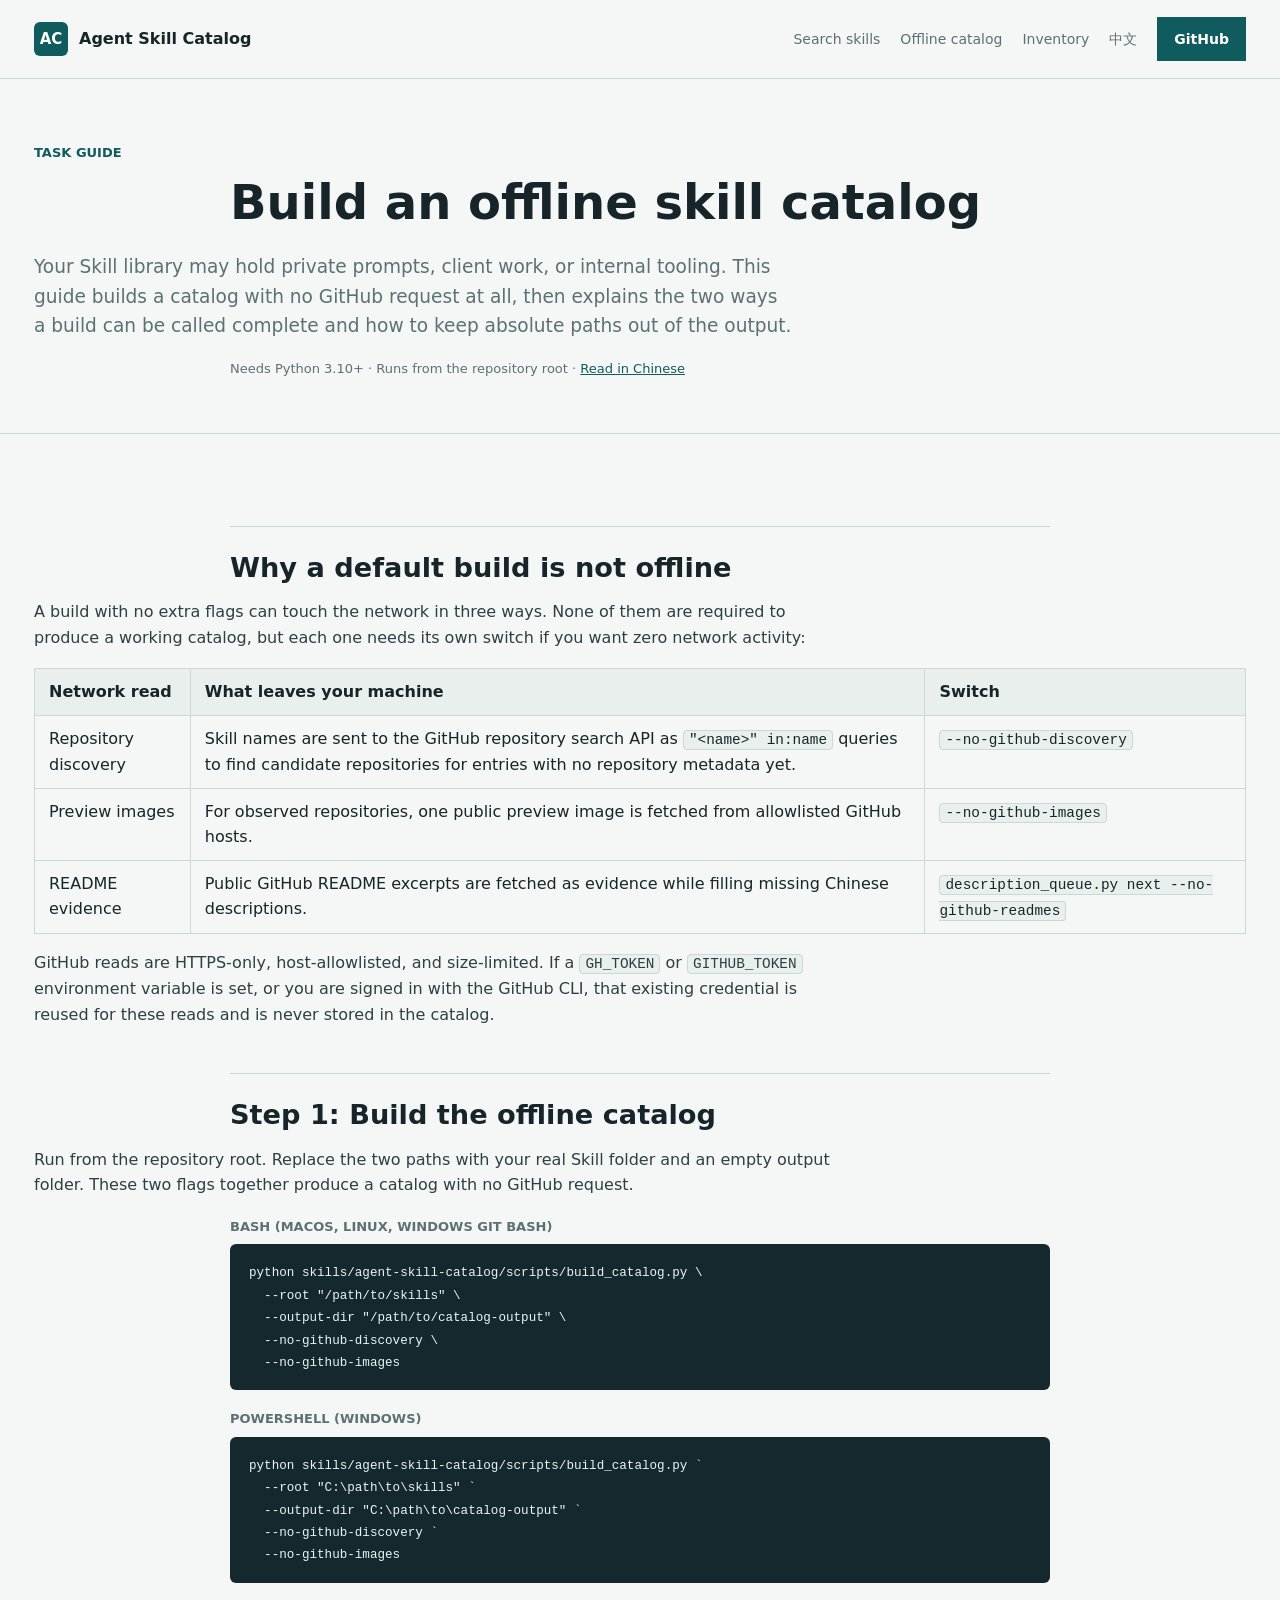
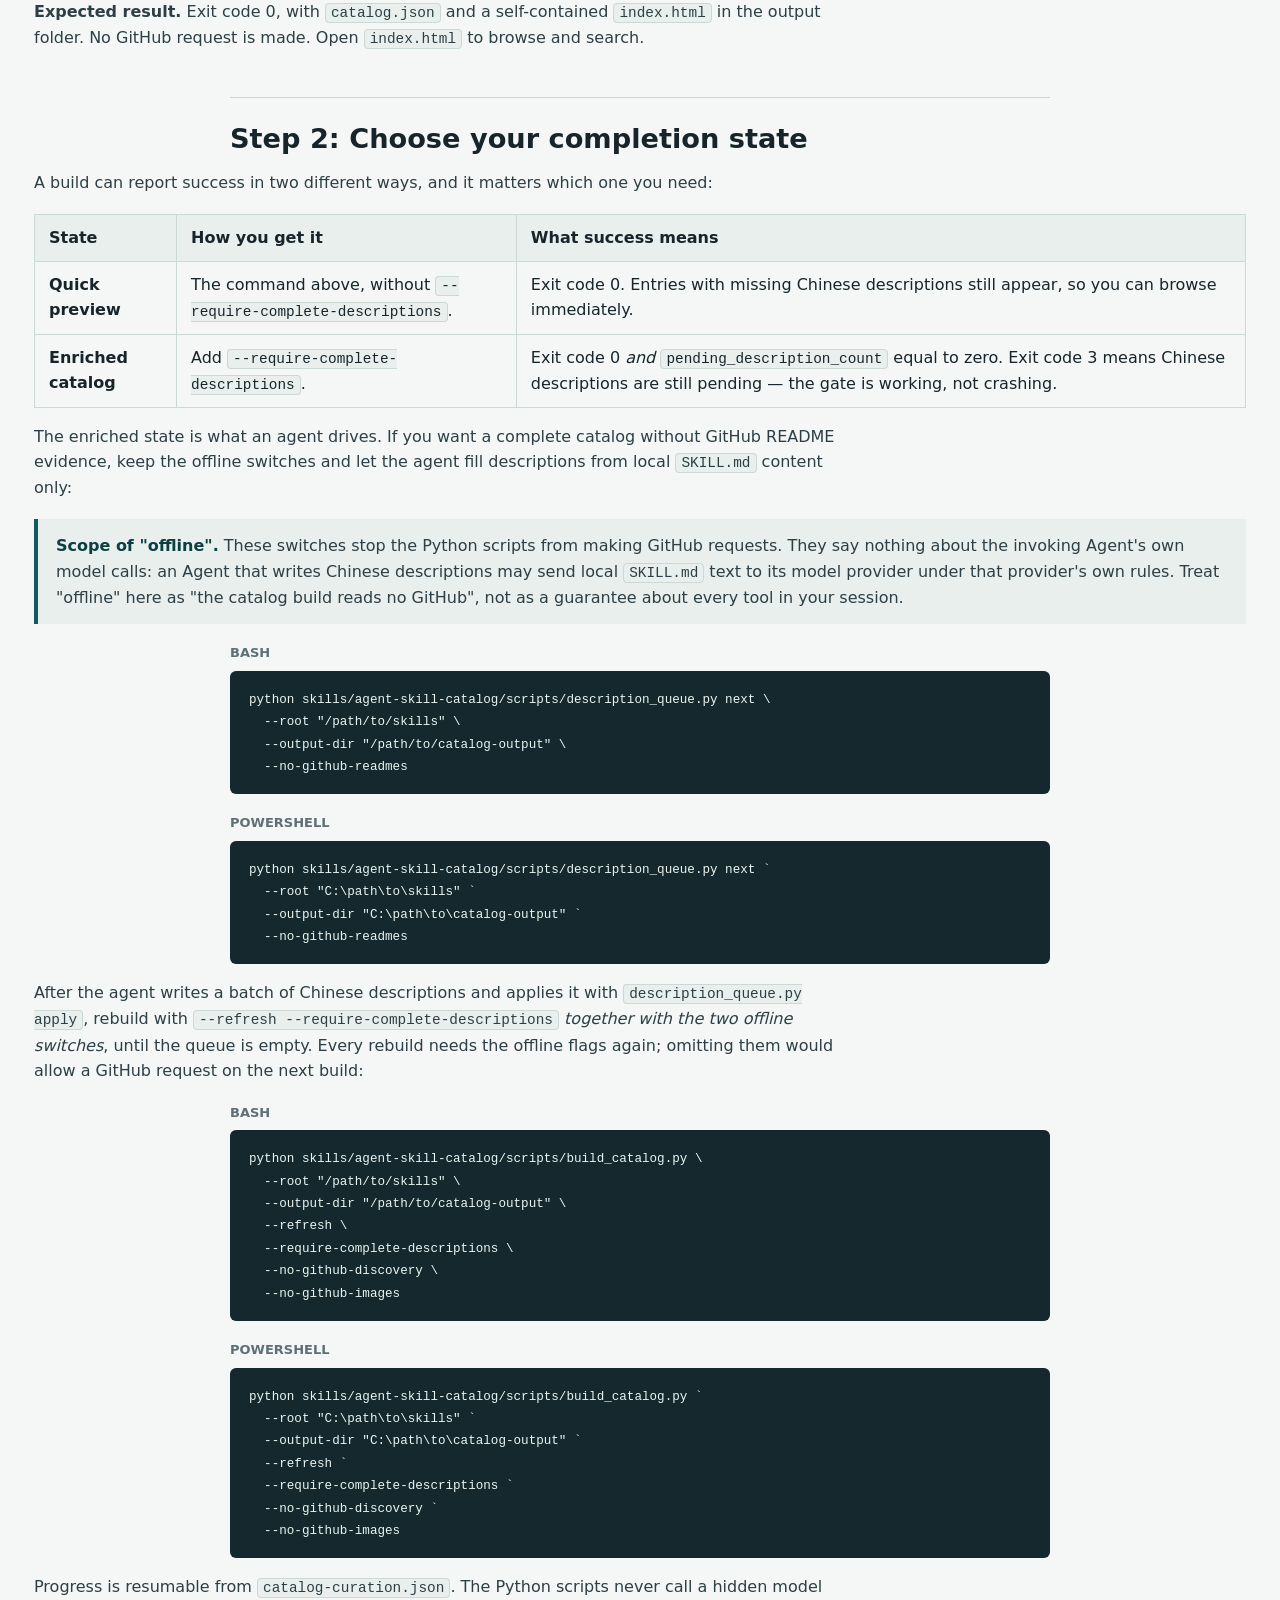
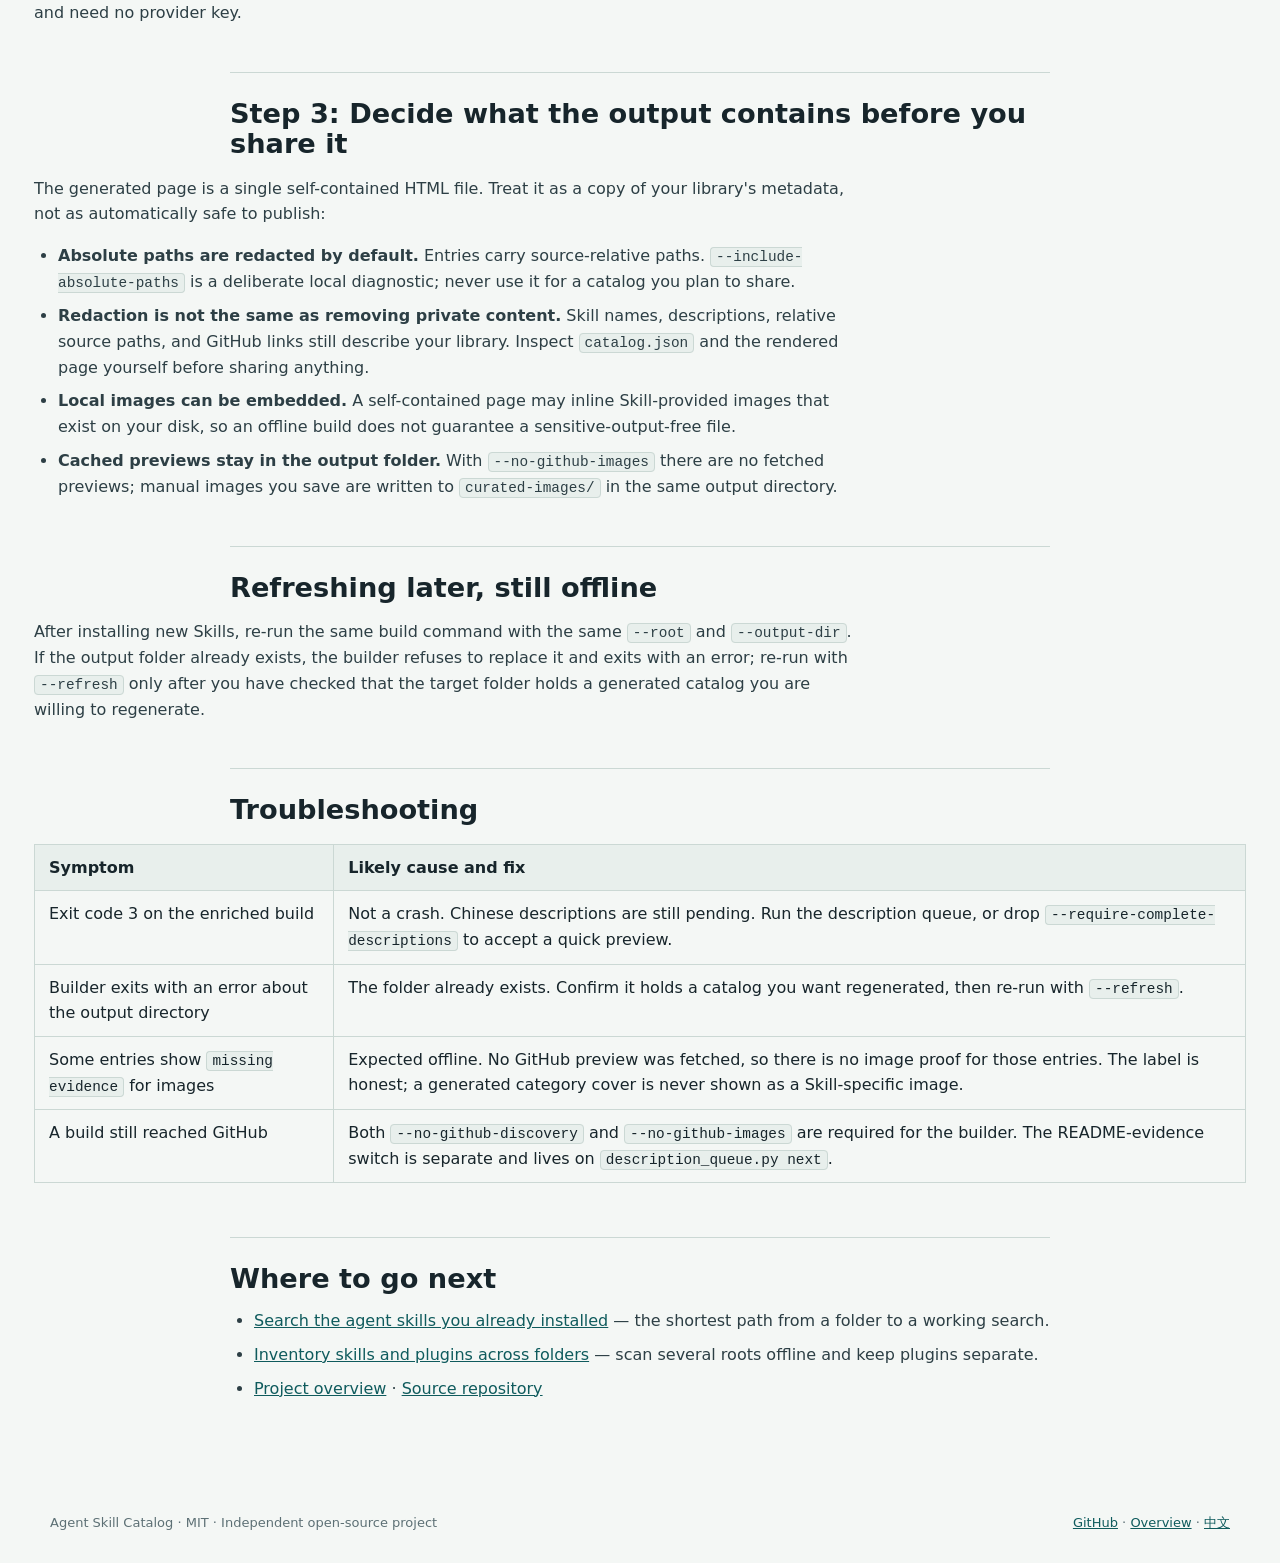
<file: docs/guides/offline-skill-catalog.html>
<!doctype html>
<html lang="en">
<head>
  <meta charset="utf-8">
  <meta name="viewport" content="width=device-width, initial-scale=1">
  <title>Build an offline skill catalog | Agent Skill Catalog guide</title>
  <meta name="description" content="Turn off every GitHub request while building a local skill catalog: offline flags for the builder and the description queue, the two completion states, and how to keep private paths out of the output.">
  <link rel="canonical" href="https://mianbaofang.github.io/agent-skill-catalog/guides/offline-skill-catalog.html">
  <link rel="alternate" hreflang="en" href="https://mianbaofang.github.io/agent-skill-catalog/guides/offline-skill-catalog.html">
  <link rel="alternate" hreflang="zh-CN" href="https://mianbaofang.github.io/agent-skill-catalog/guides/offline-skill-catalog-zh.html">
  <link rel="alternate" hreflang="x-default" href="https://mianbaofang.github.io/agent-skill-catalog/guides/offline-skill-catalog.html">
  <meta property="og:type" content="article">
  <meta property="og:title" content="Build an offline skill catalog">
  <meta property="og:description" content="Build a searchable local skill catalog with no GitHub request at all, and tell the quick-preview and enriched completion states apart.">
  <meta property="og:url" content="https://mianbaofang.github.io/agent-skill-catalog/guides/offline-skill-catalog.html">
  <meta name="twitter:card" content="summary">
  <link rel="stylesheet" href="../assets/site.css">
  <script type="application/ld+json">
  {
    "@context": "https://schema.org",
    "@type": "BreadcrumbList",
    "itemListElement": [
      {"@type": "ListItem", "position": 1, "name": "Agent Skill Catalog", "item": "https://mianbaofang.github.io/agent-skill-catalog/"},
      {"@type": "ListItem", "position": 2, "name": "Guides", "item": "https://mianbaofang.github.io/agent-skill-catalog/guides/offline-skill-catalog.html"}
    ]
  }
  </script>
</head>
<body>
  <header class="site-header">
    <a class="brand" href="../"><span class="brand-mark">AC</span><span>Agent Skill Catalog</span></a>
    <nav class="site-nav" aria-label="Primary navigation">
      <a href="search-installed-skills.html">Search skills</a>
      <a href="offline-skill-catalog.html">Offline catalog</a>
      <a href="skills-and-plugin-inventory.html">Inventory</a>
      <a href="offline-skill-catalog-zh.html">中文</a>
      <a class="nav-button" href="https://github.com/mianbaofang/agent-skill-catalog">GitHub</a>
    </nav>
  </header>

  <main>
    <section class="guide-header">
      <p class="guide-kicker">Task guide</p>
      <h1>Build an offline skill catalog</h1>
      <p class="guide-standfirst">Your Skill library may hold private prompts, client work, or internal tooling. This guide builds a catalog with no GitHub request at all, then explains the two ways a build can be called complete and how to keep absolute paths out of the output.</p>
      <p class="guide-meta">Needs Python 3.10+ &middot; Runs from the repository root &middot; <a href="offline-skill-catalog-zh.html">Read in Chinese</a></p>
    </section>

    <div class="guide-body">
      <h2>Why a default build is not offline</h2>
      <p>A build with no extra flags can touch the network in three ways. None of them are required to produce a working catalog, but each one needs its own switch if you want zero network activity:</p>
      <table class="guide-table">
        <thead><tr><th>Network read</th><th>What leaves your machine</th><th>Switch</th></tr></thead>
        <tbody>
          <tr><td>Repository discovery</td><td>Skill names are sent to the GitHub repository search API as <code>"&lt;name&gt;" in:name</code> queries to find candidate repositories for entries with no repository metadata yet.</td><td><code>--no-github-discovery</code></td></tr>
          <tr><td>Preview images</td><td>For observed repositories, one public preview image is fetched from allowlisted GitHub hosts.</td><td><code>--no-github-images</code></td></tr>
          <tr><td>README evidence</td><td>Public GitHub README excerpts are fetched as evidence while filling missing Chinese descriptions.</td><td><code>description_queue.py next --no-github-readmes</code></td></tr>
        </tbody>
      </table>
      <p>GitHub reads are HTTPS-only, host-allowlisted, and size-limited. If a <code>GH_TOKEN</code> or <code>GITHUB_TOKEN</code> environment variable is set, or you are signed in with the GitHub CLI, that existing credential is reused for these reads and is never stored in the catalog.</p>

      <h2>Step 1: Build the offline catalog</h2>
      <p>Run from the repository root. Replace the two paths with your real Skill folder and an empty output folder. These two flags together produce a catalog with no GitHub request.</p>
      <div class="os-block">
        <h3>Bash (macOS, Linux, Windows Git Bash)</h3>
        <pre><code>python skills/agent-skill-catalog/scripts/build_catalog.py \
  --root "/path/to/skills" \
  --output-dir "/path/to/catalog-output" \
  --no-github-discovery \
  --no-github-images</code></pre>
        <h3>PowerShell (Windows)</h3>
        <pre><code>python skills/agent-skill-catalog/scripts/build_catalog.py `
  --root "C:\path\to\skills" `
  --output-dir "C:\path\to\catalog-output" `
  --no-github-discovery `
  --no-github-images</code></pre>
      </div>
      <p><strong>Expected result.</strong> Exit code 0, with <code>catalog.json</code> and a self-contained <code>index.html</code> in the output folder. No GitHub request is made. Open <code>index.html</code> to browse and search.</p>

      <h2>Step 2: Choose your completion state</h2>
      <p>A build can report success in two different ways, and it matters which one you need:</p>
      <table class="guide-table">
        <thead><tr><th>State</th><th>How you get it</th><th>What success means</th></tr></thead>
        <tbody>
          <tr><td><strong>Quick preview</strong></td><td>The command above, without <code>--require-complete-descriptions</code>.</td><td>Exit code 0. Entries with missing Chinese descriptions still appear, so you can browse immediately.</td></tr>
          <tr><td><strong>Enriched catalog</strong></td><td>Add <code>--require-complete-descriptions</code>.</td><td>Exit code 0 <em>and</em> <code>pending_description_count</code> equal to zero. Exit code 3 means Chinese descriptions are still pending &mdash; the gate is working, not crashing.</td></tr>
        </tbody>
      </table>
      <p>The enriched state is what an agent drives. If you want a complete catalog without GitHub README evidence, keep the offline switches and let the agent fill descriptions from local <code>SKILL.md</code> content only:</p>
      <div class="note"><p><span class="note-label">Scope of "offline".</span> These switches stop the Python scripts from making GitHub requests. They say nothing about the invoking Agent's own model calls: an Agent that writes Chinese descriptions may send local <code>SKILL.md</code> text to its model provider under that provider's own rules. Treat "offline" here as "the catalog build reads no GitHub", not as a guarantee about every tool in your session.</p></div>
      <div class="os-block">
        <h3>Bash</h3>
        <pre><code>python skills/agent-skill-catalog/scripts/description_queue.py next \
  --root "/path/to/skills" \
  --output-dir "/path/to/catalog-output" \
  --no-github-readmes</code></pre>
        <h3>PowerShell</h3>
        <pre><code>python skills/agent-skill-catalog/scripts/description_queue.py next `
  --root "C:\path\to\skills" `
  --output-dir "C:\path\to\catalog-output" `
  --no-github-readmes</code></pre>
      </div>
      <p>After the agent writes a batch of Chinese descriptions and applies it with <code>description_queue.py apply</code>, rebuild with <code>--refresh --require-complete-descriptions</code> <em>together with the two offline switches</em>, until the queue is empty. Every rebuild needs the offline flags again; omitting them would allow a GitHub request on the next build:</p>
      <div class="os-block">
        <h3>Bash</h3>
        <pre><code>python skills/agent-skill-catalog/scripts/build_catalog.py \
  --root "/path/to/skills" \
  --output-dir "/path/to/catalog-output" \
  --refresh \
  --require-complete-descriptions \
  --no-github-discovery \
  --no-github-images</code></pre>
        <h3>PowerShell</h3>
        <pre><code>python skills/agent-skill-catalog/scripts/build_catalog.py `
  --root "C:\path\to\skills" `
  --output-dir "C:\path\to\catalog-output" `
  --refresh `
  --require-complete-descriptions `
  --no-github-discovery `
  --no-github-images</code></pre>
      </div>
      <p>Progress is resumable from <code>catalog-curation.json</code>. The Python scripts never call a hidden model and need no provider key.</p>

      <h2>Step 3: Decide what the output contains before you share it</h2>
      <p>The generated page is a single self-contained HTML file. Treat it as a copy of your library's metadata, not as automatically safe to publish:</p>
      <ul>
        <li><strong>Absolute paths are redacted by default.</strong> Entries carry source-relative paths. <code>--include-absolute-paths</code> is a deliberate local diagnostic; never use it for a catalog you plan to share.</li>
        <li><strong>Redaction is not the same as removing private content.</strong> Skill names, descriptions, relative source paths, and GitHub links still describe your library. Inspect <code>catalog.json</code> and the rendered page yourself before sharing anything.</li>
        <li><strong>Local images can be embedded.</strong> A self-contained page may inline Skill-provided images that exist on your disk, so an offline build does not guarantee a sensitive-output-free file.</li>
        <li><strong>Cached previews stay in the output folder.</strong> With <code>--no-github-images</code> there are no fetched previews; manual images you save are written to <code>curated-images/</code> in the same output directory.</li>
      </ul>

      <h2>Refreshing later, still offline</h2>
      <p>After installing new Skills, re-run the same build command with the same <code>--root</code> and <code>--output-dir</code>. If the output folder already exists, the builder refuses to replace it and exits with an error; re-run with <code>--refresh</code> only after you have checked that the target folder holds a generated catalog you are willing to regenerate.</p>

      <h2>Troubleshooting</h2>
      <table class="guide-table">
        <thead><tr><th>Symptom</th><th>Likely cause and fix</th></tr></thead>
        <tbody>
          <tr><td>Exit code 3 on the enriched build</td><td>Not a crash. Chinese descriptions are still pending. Run the description queue, or drop <code>--require-complete-descriptions</code> to accept a quick preview.</td></tr>
          <tr><td>Builder exits with an error about the output directory</td><td>The folder already exists. Confirm it holds a catalog you want regenerated, then re-run with <code>--refresh</code>.</td></tr>
          <tr><td>Some entries show <code>missing evidence</code> for images</td><td>Expected offline. No GitHub preview was fetched, so there is no image proof for those entries. The label is honest; a generated category cover is never shown as a Skill-specific image.</td></tr>
          <tr><td>A build still reached GitHub</td><td>Both <code>--no-github-discovery</code> and <code>--no-github-images</code> are required for the builder. The README-evidence switch is separate and lives on <code>description_queue.py next</code>.</td></tr>
        </tbody>
      </table>

      <section class="guide-next">
        <h2>Where to go next</h2>
        <ul>
          <li><a href="search-installed-skills.html">Search the agent skills you already installed</a> &mdash; the shortest path from a folder to a working search.</li>
          <li><a href="skills-and-plugin-inventory.html">Inventory skills and plugins across folders</a> &mdash; scan several roots offline and keep plugins separate.</li>
          <li><a href="../">Project overview</a> &middot; <a href="https://github.com/mianbaofang/agent-skill-catalog">Source repository</a></li>
        </ul>
      </section>
    </div>
  </main>

  <footer><div class="footer-inner"><span>Agent Skill Catalog &middot; MIT &middot; Independent open-source project</span><span><a href="https://github.com/mianbaofang/agent-skill-catalog">GitHub</a> &middot; <a href="../">Overview</a> &middot; <a href="offline-skill-catalog-zh.html">中文</a></span></div></footer>
</body>
</html>
</file>
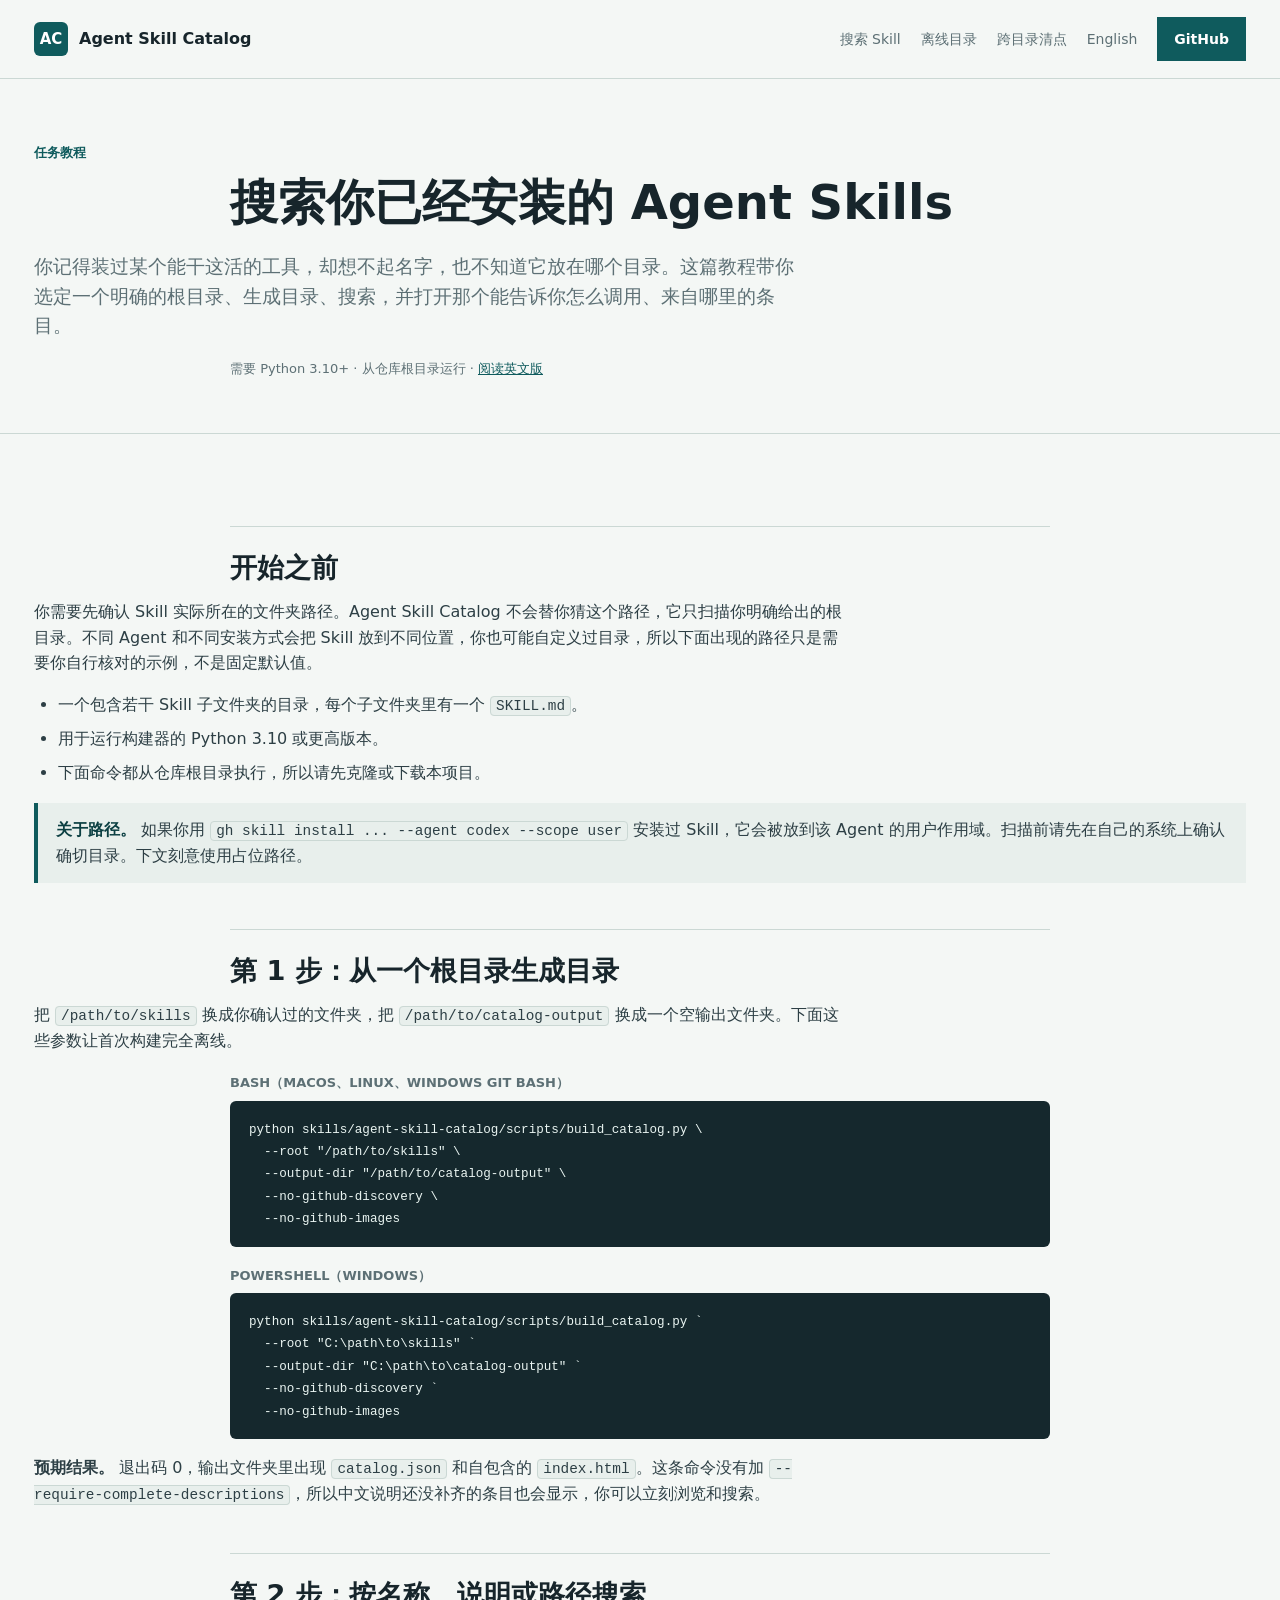
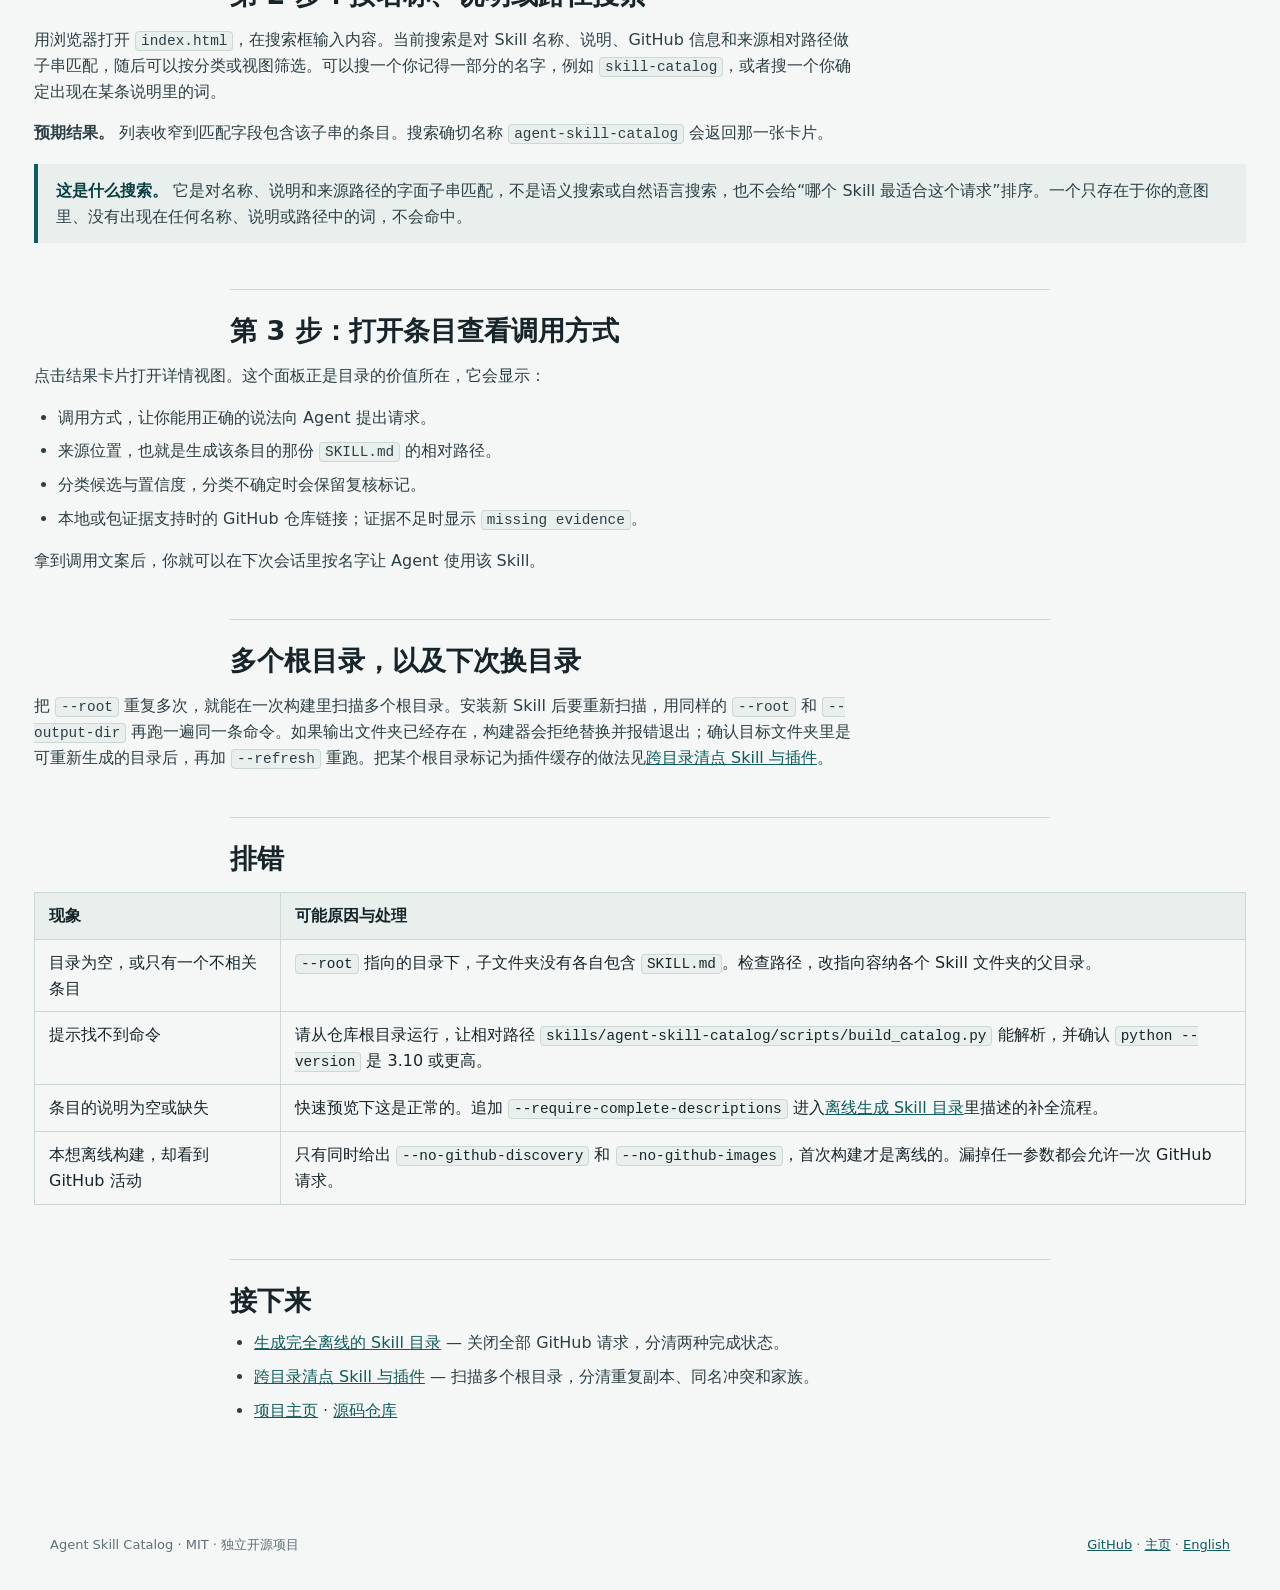
<file: docs/guides/search-installed-skills-zh.html>
<!doctype html>
<html lang="zh-CN">
<head>
  <meta charset="utf-8">
  <meta name="viewport" content="width=device-width, initial-scale=1">
  <title>搜索你已经安装的 Agent Skills｜Agent Skill Catalog 教程</title>
  <meta name="description" content="选定一个明确的 Skill 根目录，生成可搜索的本地 HTML 目录，按名称或说明搜索，并打开某个 Skill 的调用方式和来源位置。含跨平台命令与预期结果。">
  <link rel="canonical" href="https://mianbaofang.github.io/agent-skill-catalog/guides/search-installed-skills-zh.html">
  <link rel="alternate" hreflang="en" href="https://mianbaofang.github.io/agent-skill-catalog/guides/search-installed-skills.html">
  <link rel="alternate" hreflang="zh-CN" href="https://mianbaofang.github.io/agent-skill-catalog/guides/search-installed-skills-zh.html">
  <link rel="alternate" hreflang="x-default" href="https://mianbaofang.github.io/agent-skill-catalog/guides/search-installed-skills.html">
  <meta property="og:type" content="article">
  <meta property="og:title" content="搜索你已经安装的 Agent Skills">
  <meta property="og:description" content="从一个明确的 SKILL.md 根目录生成可搜索的本地目录，不必逐个打开文件就能查看某个 Skill 的调用方式和来源。">
  <meta property="og:url" content="https://mianbaofang.github.io/agent-skill-catalog/guides/search-installed-skills-zh.html">
  <meta name="twitter:card" content="summary">
  <link rel="stylesheet" href="../assets/site.css">
  <script type="application/ld+json">
  {
    "@context": "https://schema.org",
    "@type": "BreadcrumbList",
    "itemListElement": [
      {"@type": "ListItem", "position": 1, "name": "Agent Skill Catalog", "item": "https://mianbaofang.github.io/agent-skill-catalog/"},
      {"@type": "ListItem", "position": 2, "name": "教程", "item": "https://mianbaofang.github.io/agent-skill-catalog/guides/search-installed-skills-zh.html"}
    ]
  }
  </script>
</head>
<body>
  <header class="site-header">
    <a class="brand" href="../index-zh.html"><span class="brand-mark">AC</span><span>Agent Skill Catalog</span></a>
    <nav class="site-nav" aria-label="主导航">
      <a href="search-installed-skills-zh.html">搜索 Skill</a>
      <a href="offline-skill-catalog-zh.html">离线目录</a>
      <a href="skills-and-plugin-inventory-zh.html">跨目录清点</a>
      <a href="search-installed-skills.html">English</a>
      <a class="nav-button" href="https://github.com/mianbaofang/agent-skill-catalog">GitHub</a>
    </nav>
  </header>

  <main>
    <section class="guide-header">
      <p class="guide-kicker">任务教程</p>
      <h1>搜索你已经安装的 Agent Skills</h1>
      <p class="guide-standfirst">你记得装过某个能干这活的工具，却想不起名字，也不知道它放在哪个目录。这篇教程带你选定一个明确的根目录、生成目录、搜索，并打开那个能告诉你怎么调用、来自哪里的条目。</p>
      <p class="guide-meta">需要 Python 3.10+ &middot; 从仓库根目录运行 &middot; <a href="search-installed-skills.html">阅读英文版</a></p>
    </section>

    <div class="guide-body">
      <h2>开始之前</h2>
      <p>你需要先确认 Skill 实际所在的文件夹路径。Agent Skill Catalog 不会替你猜这个路径，它只扫描你明确给出的根目录。不同 Agent 和不同安装方式会把 Skill 放到不同位置，你也可能自定义过目录，所以下面出现的路径只是需要你自行核对的示例，不是固定默认值。</p>
      <ul>
        <li>一个包含若干 Skill 子文件夹的目录，每个子文件夹里有一个 <code>SKILL.md</code>。</li>
        <li>用于运行构建器的 Python 3.10 或更高版本。</li>
        <li>下面命令都从仓库根目录执行，所以请先克隆或下载本项目。</li>
      </ul>
      <div class="note"><p><span class="note-label">关于路径。</span> 如果你用 <code>gh skill install ... --agent codex --scope user</code> 安装过 Skill，它会被放到该 Agent 的用户作用域。扫描前请先在自己的系统上确认确切目录。下文刻意使用占位路径。</p></div>

      <h2>第 1 步：从一个根目录生成目录</h2>
      <p>把 <code>/path/to/skills</code> 换成你确认过的文件夹，把 <code>/path/to/catalog-output</code> 换成一个空输出文件夹。下面这些参数让首次构建完全离线。</p>
      <div class="os-block">
        <h3>Bash（macOS、Linux、Windows Git Bash）</h3>
        <pre><code>python skills/agent-skill-catalog/scripts/build_catalog.py \
  --root "/path/to/skills" \
  --output-dir "/path/to/catalog-output" \
  --no-github-discovery \
  --no-github-images</code></pre>
        <h3>PowerShell（Windows）</h3>
        <pre><code>python skills/agent-skill-catalog/scripts/build_catalog.py `
  --root "C:\path\to\skills" `
  --output-dir "C:\path\to\catalog-output" `
  --no-github-discovery `
  --no-github-images</code></pre>
      </div>
      <p><strong>预期结果。</strong> 退出码 0，输出文件夹里出现 <code>catalog.json</code> 和自包含的 <code>index.html</code>。这条命令没有加 <code>--require-complete-descriptions</code>，所以中文说明还没补齐的条目也会显示，你可以立刻浏览和搜索。</p>

      <h2>第 2 步：按名称、说明或路径搜索</h2>
      <p>用浏览器打开 <code>index.html</code>，在搜索框输入内容。当前搜索是对 Skill 名称、说明、GitHub 信息和来源相对路径做子串匹配，随后可以按分类或视图筛选。可以搜一个你记得一部分的名字，例如 <code>skill-catalog</code>，或者搜一个你确定出现在某条说明里的词。</p>
      <p><strong>预期结果。</strong> 列表收窄到匹配字段包含该子串的条目。搜索确切名称 <code>agent-skill-catalog</code> 会返回那一张卡片。</p>
      <div class="note"><p><span class="note-label">这是什么搜索。</span> 它是对名称、说明和来源路径的字面子串匹配，不是语义搜索或自然语言搜索，也不会给“哪个 Skill 最适合这个请求”排序。一个只存在于你的意图里、没有出现在任何名称、说明或路径中的词，不会命中。</p></div>

      <h2>第 3 步：打开条目查看调用方式</h2>
      <p>点击结果卡片打开详情视图。这个面板正是目录的价值所在，它会显示：</p>
      <ul>
        <li>调用方式，让你能用正确的说法向 Agent 提出请求。</li>
        <li>来源位置，也就是生成该条目的那份 <code>SKILL.md</code> 的相对路径。</li>
        <li>分类候选与置信度，分类不确定时会保留复核标记。</li>
        <li>本地或包证据支持时的 GitHub 仓库链接；证据不足时显示 <code>missing evidence</code>。</li>
      </ul>
      <p>拿到调用文案后，你就可以在下次会话里按名字让 Agent 使用该 Skill。</p>

      <h2>多个根目录，以及下次换目录</h2>
      <p>把 <code>--root</code> 重复多次，就能在一次构建里扫描多个根目录。安装新 Skill 后要重新扫描，用同样的 <code>--root</code> 和 <code>--output-dir</code> 再跑一遍同一条命令。如果输出文件夹已经存在，构建器会拒绝替换并报错退出；确认目标文件夹里是可重新生成的目录后，再加 <code>--refresh</code> 重跑。把某个根目录标记为插件缓存的做法见<a href="skills-and-plugin-inventory-zh.html">跨目录清点 Skill 与插件</a>。</p>

      <h2>排错</h2>
      <table class="guide-table">
        <thead><tr><th>现象</th><th>可能原因与处理</th></tr></thead>
        <tbody>
          <tr><td>目录为空，或只有一个不相关条目</td><td><code>--root</code> 指向的目录下，子文件夹没有各自包含 <code>SKILL.md</code>。检查路径，改指向容纳各个 Skill 文件夹的父目录。</td></tr>
          <tr><td>提示找不到命令</td><td>请从仓库根目录运行，让相对路径 <code>skills/agent-skill-catalog/scripts/build_catalog.py</code> 能解析，并确认 <code>python --version</code> 是 3.10 或更高。</td></tr>
          <tr><td>条目的说明为空或缺失</td><td>快速预览下这是正常的。追加 <code>--require-complete-descriptions</code> 进入<a href="offline-skill-catalog-zh.html">离线生成 Skill 目录</a>里描述的补全流程。</td></tr>
          <tr><td>本想离线构建，却看到 GitHub 活动</td><td>只有同时给出 <code>--no-github-discovery</code> 和 <code>--no-github-images</code>，首次构建才是离线的。漏掉任一参数都会允许一次 GitHub 请求。</td></tr>
        </tbody>
      </table>

      <section class="guide-next">
        <h2>接下来</h2>
        <ul>
          <li><a href="offline-skill-catalog-zh.html">生成完全离线的 Skill 目录</a> &mdash; 关闭全部 GitHub 请求，分清两种完成状态。</li>
          <li><a href="skills-and-plugin-inventory-zh.html">跨目录清点 Skill 与插件</a> &mdash; 扫描多个根目录，分清重复副本、同名冲突和家族。</li>
          <li><a href="../index-zh.html">项目主页</a> &middot; <a href="https://github.com/mianbaofang/agent-skill-catalog">源码仓库</a></li>
        </ul>
      </section>
    </div>
  </main>

  <footer><div class="footer-inner"><span>Agent Skill Catalog &middot; MIT &middot; 独立开源项目</span><span><a href="https://github.com/mianbaofang/agent-skill-catalog">GitHub</a> &middot; <a href="../index-zh.html">主页</a> &middot; <a href="search-installed-skills.html">English</a></span></div></footer>
</body>
</html>
</file>
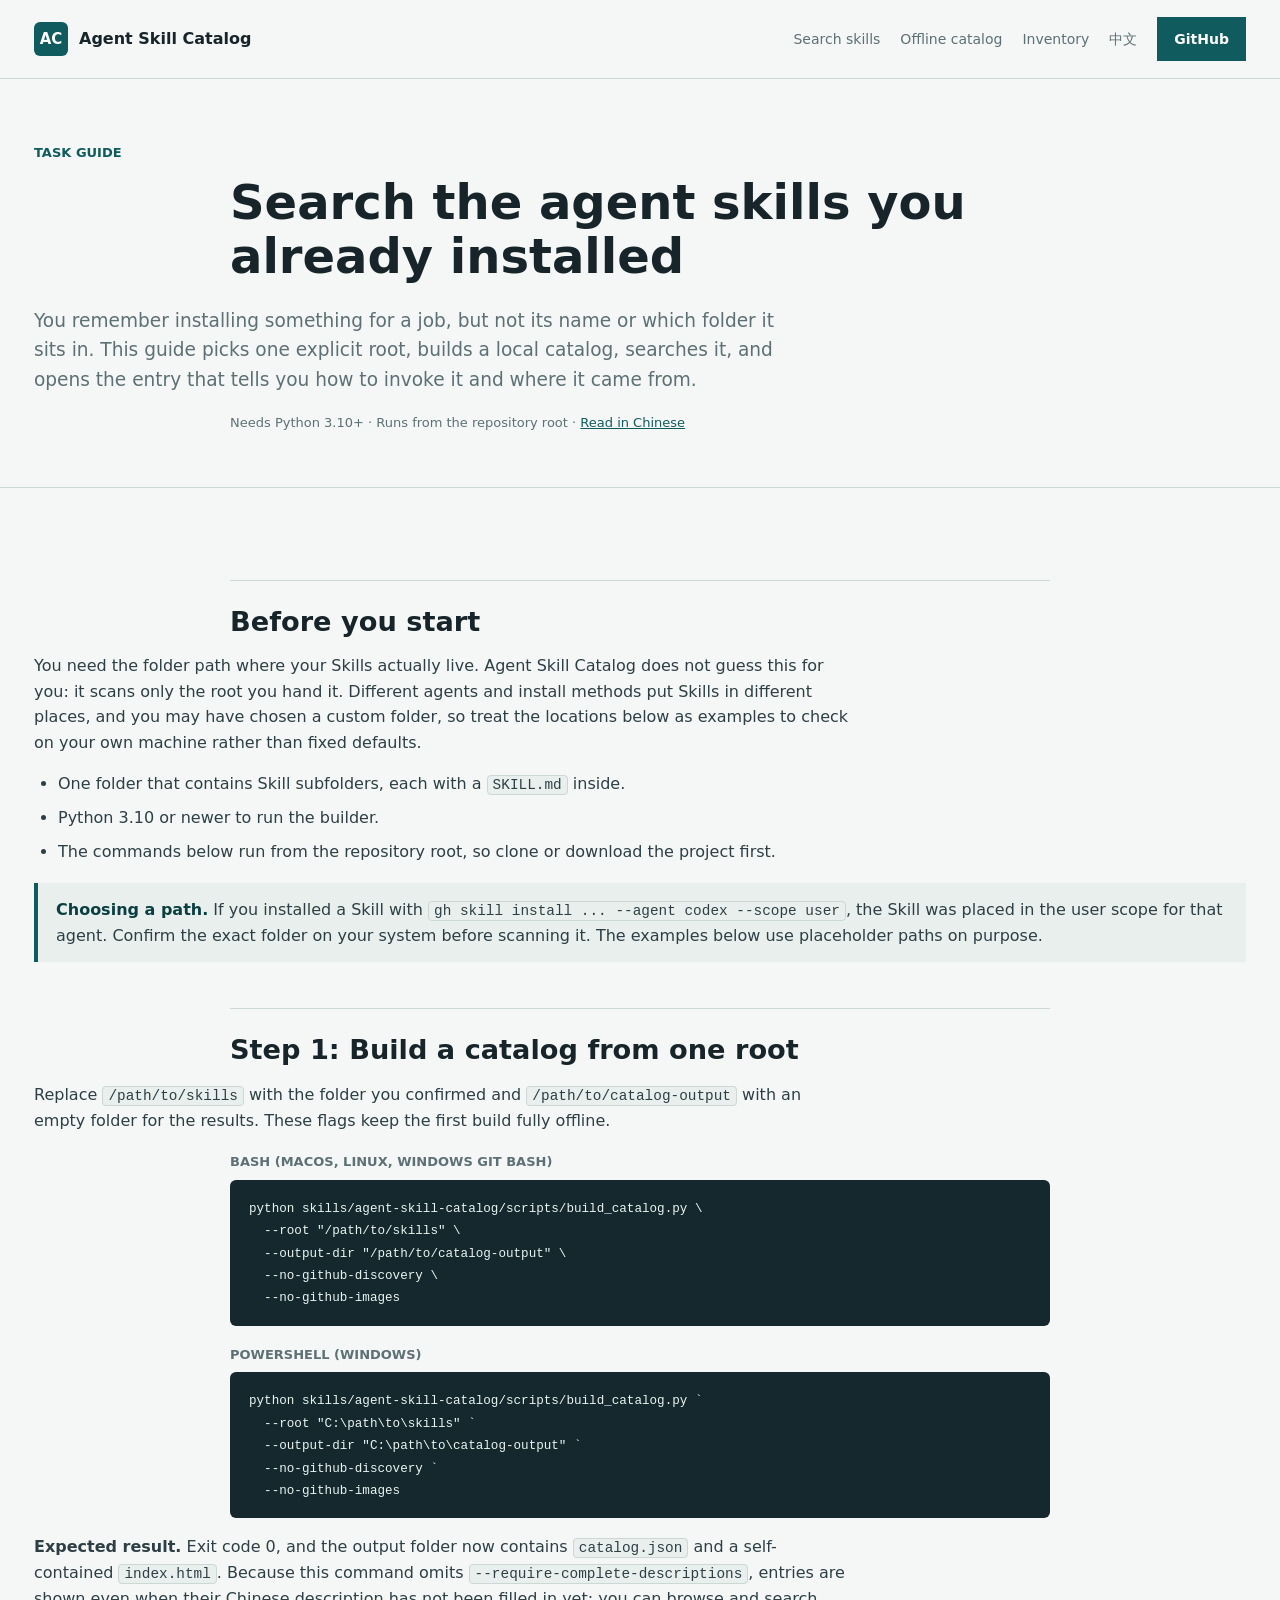
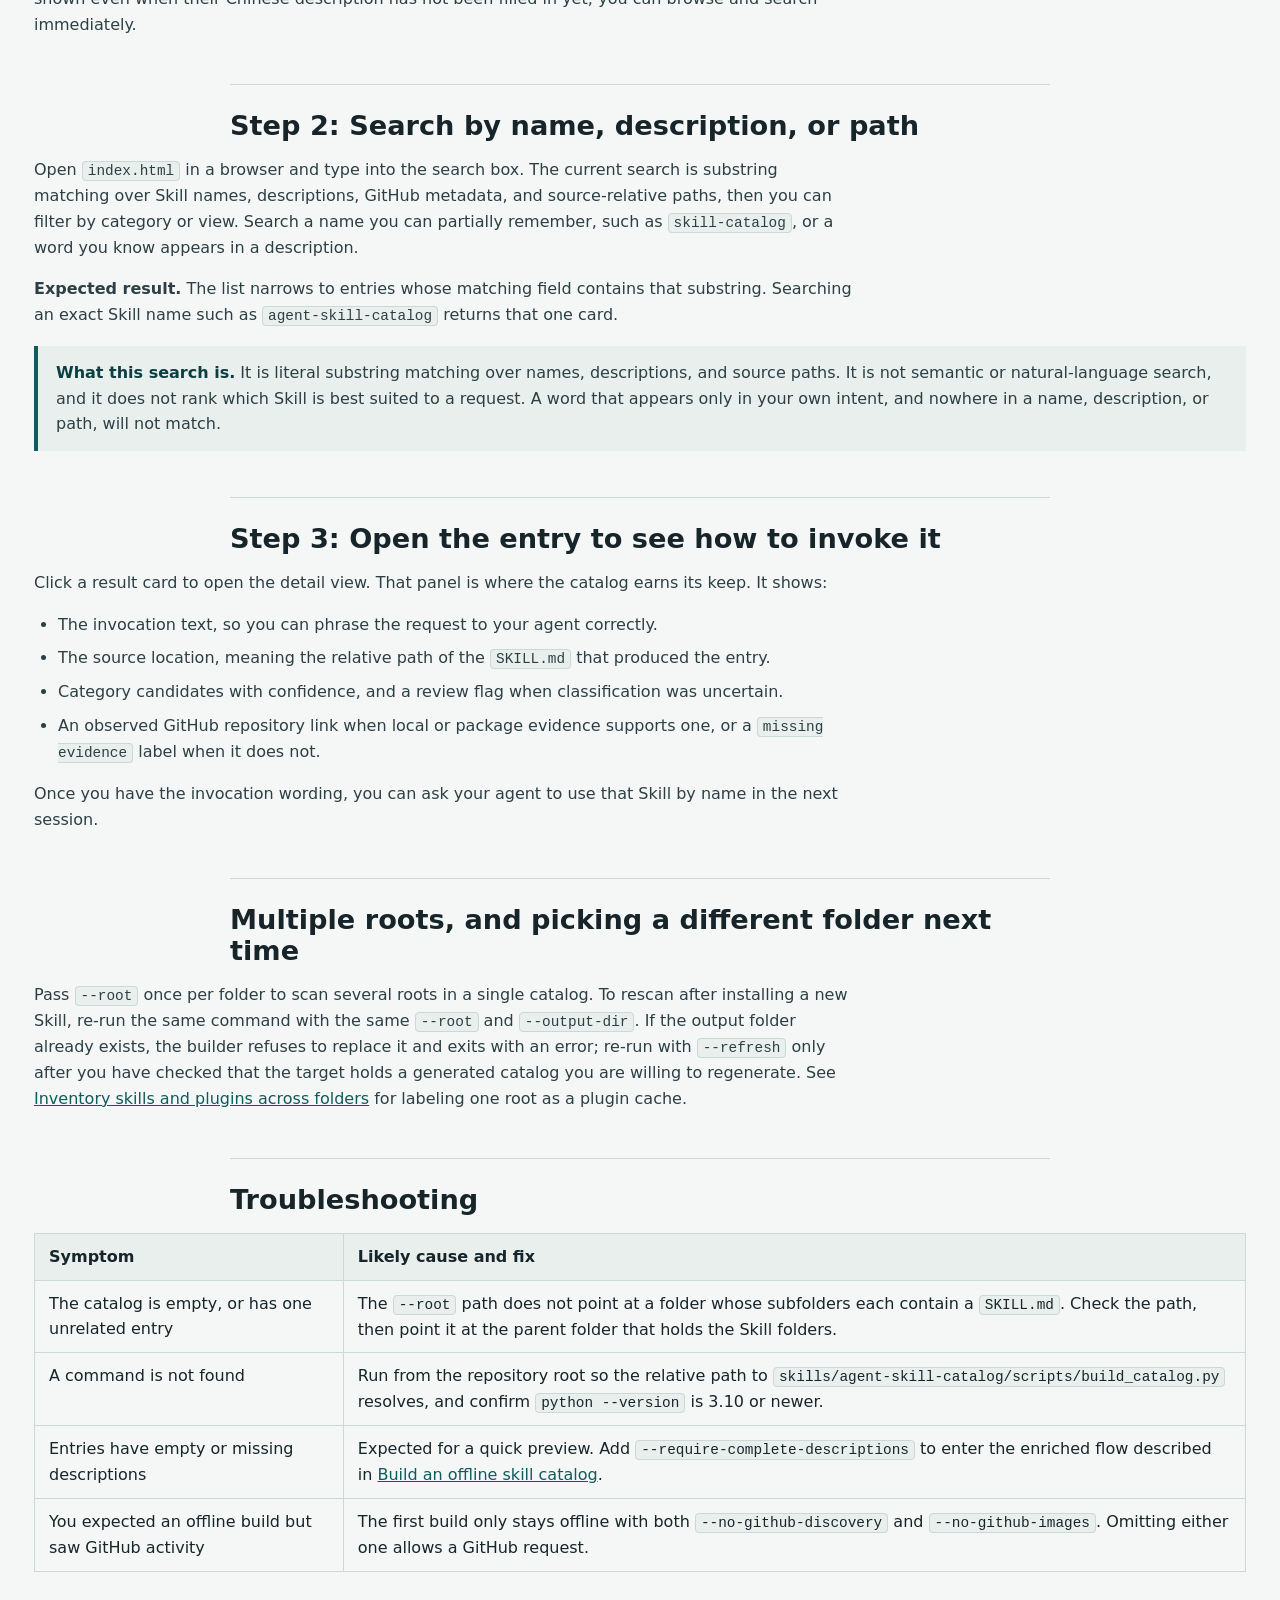
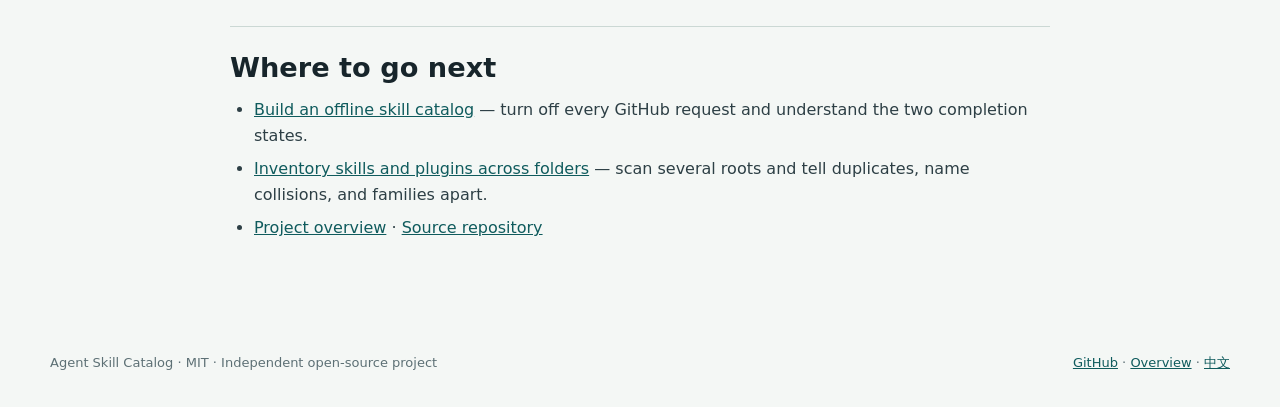
<file: docs/guides/search-installed-skills.html>
<!doctype html>
<html lang="en">
<head>
  <meta charset="utf-8">
  <meta name="viewport" content="width=device-width, initial-scale=1">
  <title>Search the agent skills you already installed | Agent Skill Catalog guide</title>
  <meta name="description" content="Pick one explicit Skill root, build a local HTML catalog, search it by task word, and open a Skill's invocation text and source location. Cross-platform commands with expected results.">
  <link rel="canonical" href="https://mianbaofang.github.io/agent-skill-catalog/guides/search-installed-skills.html">
  <link rel="alternate" hreflang="en" href="https://mianbaofang.github.io/agent-skill-catalog/guides/search-installed-skills.html">
  <link rel="alternate" hreflang="zh-CN" href="https://mianbaofang.github.io/agent-skill-catalog/guides/search-installed-skills-zh.html">
  <link rel="alternate" hreflang="x-default" href="https://mianbaofang.github.io/agent-skill-catalog/guides/search-installed-skills.html">
  <meta property="og:type" content="article">
  <meta property="og:title" content="Search the agent skills you already installed">
  <meta property="og:description" content="Build a searchable local catalog from one explicit SKILL.md root, then open a Skill's invocation and source without opening every file.">
  <meta property="og:url" content="https://mianbaofang.github.io/agent-skill-catalog/guides/search-installed-skills.html">
  <meta name="twitter:card" content="summary">
  <link rel="stylesheet" href="../assets/site.css">
  <script type="application/ld+json">
  {
    "@context": "https://schema.org",
    "@type": "BreadcrumbList",
    "itemListElement": [
      {"@type": "ListItem", "position": 1, "name": "Agent Skill Catalog", "item": "https://mianbaofang.github.io/agent-skill-catalog/"},
      {"@type": "ListItem", "position": 2, "name": "Guides", "item": "https://mianbaofang.github.io/agent-skill-catalog/guides/search-installed-skills.html"}
    ]
  }
  </script>
</head>
<body>
  <header class="site-header">
    <a class="brand" href="../"><span class="brand-mark">AC</span><span>Agent Skill Catalog</span></a>
    <nav class="site-nav" aria-label="Primary navigation">
      <a href="search-installed-skills.html">Search skills</a>
      <a href="offline-skill-catalog.html">Offline catalog</a>
      <a href="skills-and-plugin-inventory.html">Inventory</a>
      <a href="search-installed-skills-zh.html">中文</a>
      <a class="nav-button" href="https://github.com/mianbaofang/agent-skill-catalog">GitHub</a>
    </nav>
  </header>

  <main>
    <section class="guide-header">
      <p class="guide-kicker">Task guide</p>
      <h1>Search the agent skills you already installed</h1>
      <p class="guide-standfirst">You remember installing something for a job, but not its name or which folder it sits in. This guide picks one explicit root, builds a local catalog, searches it, and opens the entry that tells you how to invoke it and where it came from.</p>
      <p class="guide-meta">Needs Python 3.10+ &middot; Runs from the repository root &middot; <a href="search-installed-skills-zh.html">Read in Chinese</a></p>
    </section>

    <div class="guide-body">
      <h2>Before you start</h2>
      <p>You need the folder path where your Skills actually live. Agent Skill Catalog does not guess this for you: it scans only the root you hand it. Different agents and install methods put Skills in different places, and you may have chosen a custom folder, so treat the locations below as examples to check on your own machine rather than fixed defaults.</p>
      <ul>
        <li>One folder that contains Skill subfolders, each with a <code>SKILL.md</code> inside.</li>
        <li>Python 3.10 or newer to run the builder.</li>
        <li>The commands below run from the repository root, so clone or download the project first.</li>
      </ul>
      <div class="note"><p><span class="note-label">Choosing a path.</span> If you installed a Skill with <code>gh skill install ... --agent codex --scope user</code>, the Skill was placed in the user scope for that agent. Confirm the exact folder on your system before scanning it. The examples below use placeholder paths on purpose.</p></div>

      <h2>Step 1: Build a catalog from one root</h2>
      <p>Replace <code>/path/to/skills</code> with the folder you confirmed and <code>/path/to/catalog-output</code> with an empty folder for the results. These flags keep the first build fully offline.</p>
      <div class="os-block">
        <h3>Bash (macOS, Linux, Windows Git Bash)</h3>
        <pre><code>python skills/agent-skill-catalog/scripts/build_catalog.py \
  --root "/path/to/skills" \
  --output-dir "/path/to/catalog-output" \
  --no-github-discovery \
  --no-github-images</code></pre>
        <h3>PowerShell (Windows)</h3>
        <pre><code>python skills/agent-skill-catalog/scripts/build_catalog.py `
  --root "C:\path\to\skills" `
  --output-dir "C:\path\to\catalog-output" `
  --no-github-discovery `
  --no-github-images</code></pre>
      </div>
      <p><strong>Expected result.</strong> Exit code 0, and the output folder now contains <code>catalog.json</code> and a self-contained <code>index.html</code>. Because this command omits <code>--require-complete-descriptions</code>, entries are shown even when their Chinese description has not been filled in yet; you can browse and search immediately.</p>

      <h2>Step 2: Search by name, description, or path</h2>
      <p>Open <code>index.html</code> in a browser and type into the search box. The current search is substring matching over Skill names, descriptions, GitHub metadata, and source-relative paths, then you can filter by category or view. Search a name you can partially remember, such as <code>skill-catalog</code>, or a word you know appears in a description.</p>
      <p><strong>Expected result.</strong> The list narrows to entries whose matching field contains that substring. Searching an exact Skill name such as <code>agent-skill-catalog</code> returns that one card.</p>
      <div class="note"><p><span class="note-label">What this search is.</span> It is literal substring matching over names, descriptions, and source paths. It is not semantic or natural-language search, and it does not rank which Skill is best suited to a request. A word that appears only in your own intent, and nowhere in a name, description, or path, will not match.</p></div>

      <h2>Step 3: Open the entry to see how to invoke it</h2>
      <p>Click a result card to open the detail view. That panel is where the catalog earns its keep. It shows:</p>
      <ul>
        <li>The invocation text, so you can phrase the request to your agent correctly.</li>
        <li>The source location, meaning the relative path of the <code>SKILL.md</code> that produced the entry.</li>
        <li>Category candidates with confidence, and a review flag when classification was uncertain.</li>
        <li>An observed GitHub repository link when local or package evidence supports one, or a <code>missing evidence</code> label when it does not.</li>
      </ul>
      <p>Once you have the invocation wording, you can ask your agent to use that Skill by name in the next session.</p>

      <h2>Multiple roots, and picking a different folder next time</h2>
      <p>Pass <code>--root</code> once per folder to scan several roots in a single catalog. To rescan after installing a new Skill, re-run the same command with the same <code>--root</code> and <code>--output-dir</code>. If the output folder already exists, the builder refuses to replace it and exits with an error; re-run with <code>--refresh</code> only after you have checked that the target holds a generated catalog you are willing to regenerate. See <a href="skills-and-plugin-inventory.html">Inventory skills and plugins across folders</a> for labeling one root as a plugin cache.</p>

      <h2>Troubleshooting</h2>
      <table class="guide-table">
        <thead><tr><th>Symptom</th><th>Likely cause and fix</th></tr></thead>
        <tbody>
          <tr><td>The catalog is empty, or has one unrelated entry</td><td>The <code>--root</code> path does not point at a folder whose subfolders each contain a <code>SKILL.md</code>. Check the path, then point it at the parent folder that holds the Skill folders.</td></tr>
          <tr><td>A command is not found</td><td>Run from the repository root so the relative path to <code>skills/agent-skill-catalog/scripts/build_catalog.py</code> resolves, and confirm <code>python --version</code> is 3.10 or newer.</td></tr>
          <tr><td>Entries have empty or missing descriptions</td><td>Expected for a quick preview. Add <code>--require-complete-descriptions</code> to enter the enriched flow described in <a href="offline-skill-catalog.html">Build an offline skill catalog</a>.</td></tr>
          <tr><td>You expected an offline build but saw GitHub activity</td><td>The first build only stays offline with both <code>--no-github-discovery</code> and <code>--no-github-images</code>. Omitting either one allows a GitHub request.</td></tr>
        </tbody>
      </table>

      <section class="guide-next">
        <h2>Where to go next</h2>
        <ul>
          <li><a href="offline-skill-catalog.html">Build an offline skill catalog</a> &mdash; turn off every GitHub request and understand the two completion states.</li>
          <li><a href="skills-and-plugin-inventory.html">Inventory skills and plugins across folders</a> &mdash; scan several roots and tell duplicates, name collisions, and families apart.</li>
          <li><a href="../">Project overview</a> &middot; <a href="https://github.com/mianbaofang/agent-skill-catalog">Source repository</a></li>
        </ul>
      </section>
    </div>
  </main>

  <footer><div class="footer-inner"><span>Agent Skill Catalog &middot; MIT &middot; Independent open-source project</span><span><a href="https://github.com/mianbaofang/agent-skill-catalog">GitHub</a> &middot; <a href="../">Overview</a> &middot; <a href="search-installed-skills-zh.html">中文</a></span></div></footer>
</body>
</html>
</file>
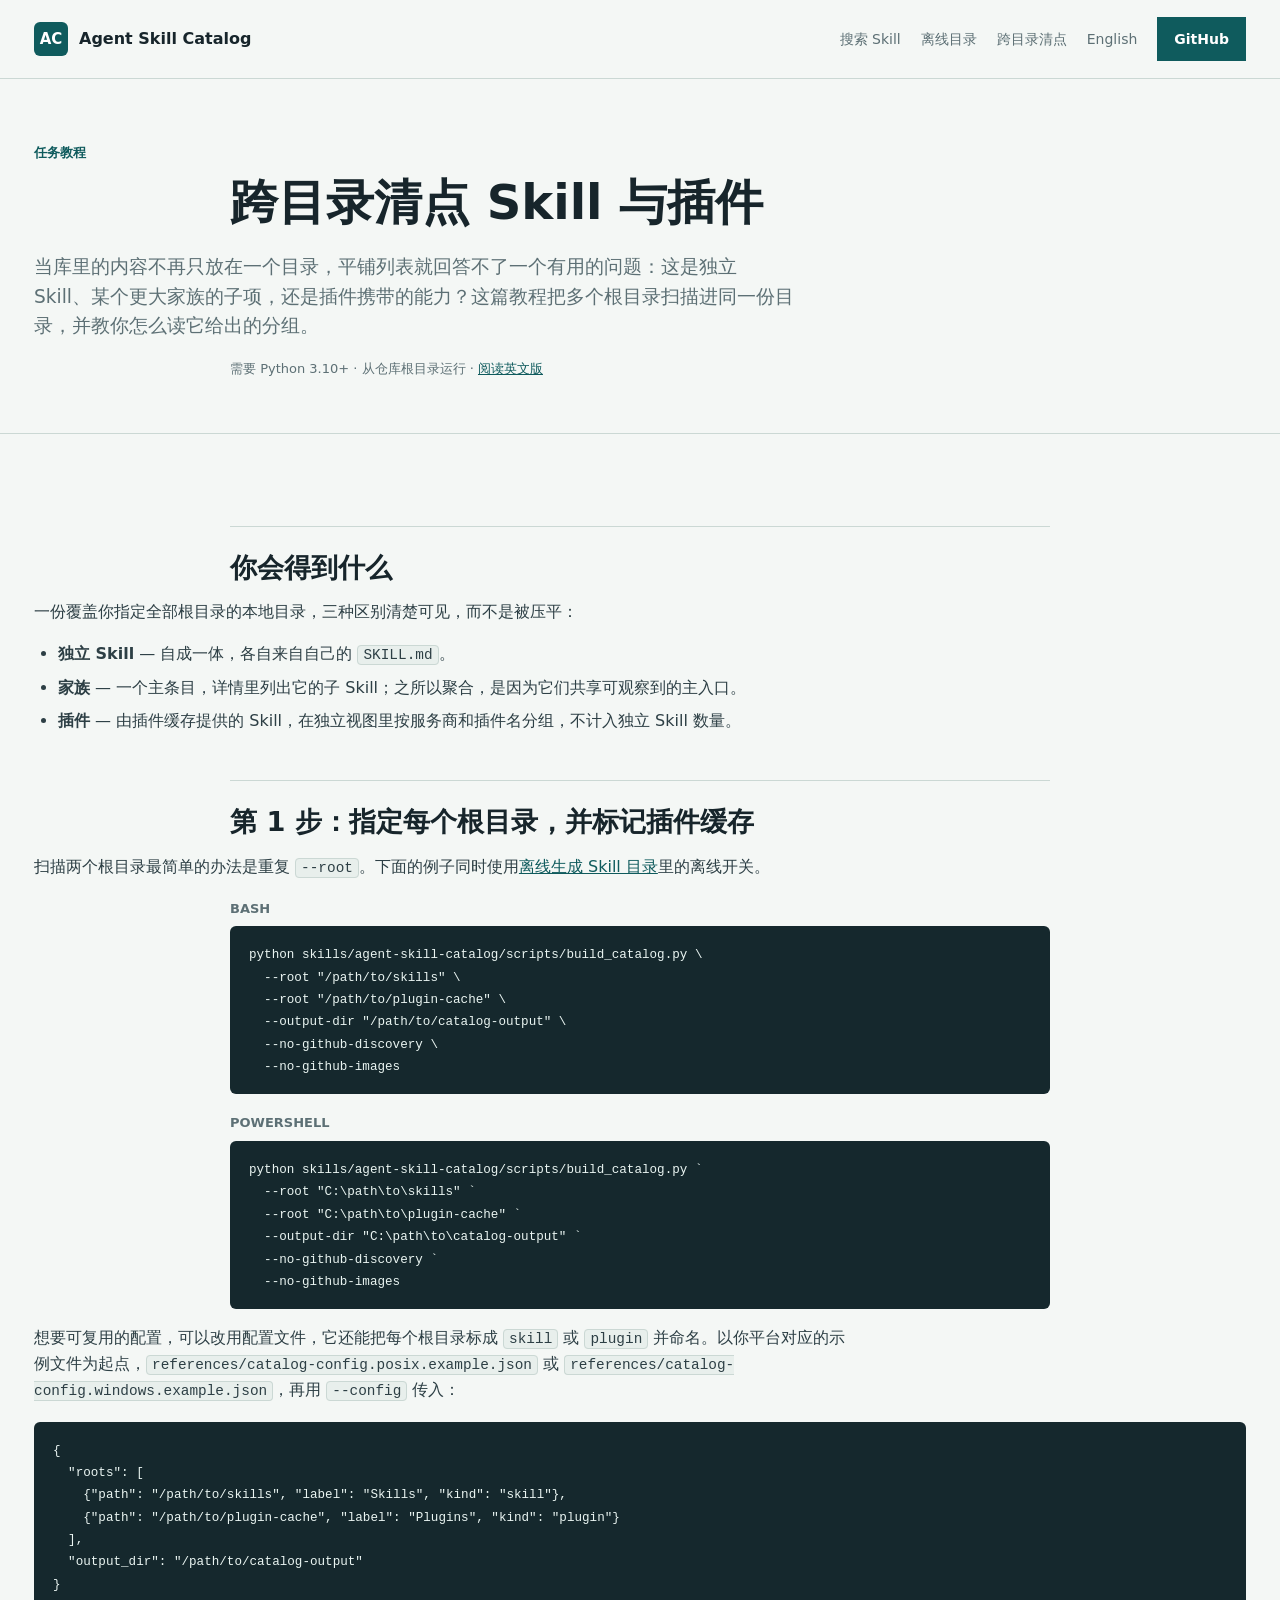
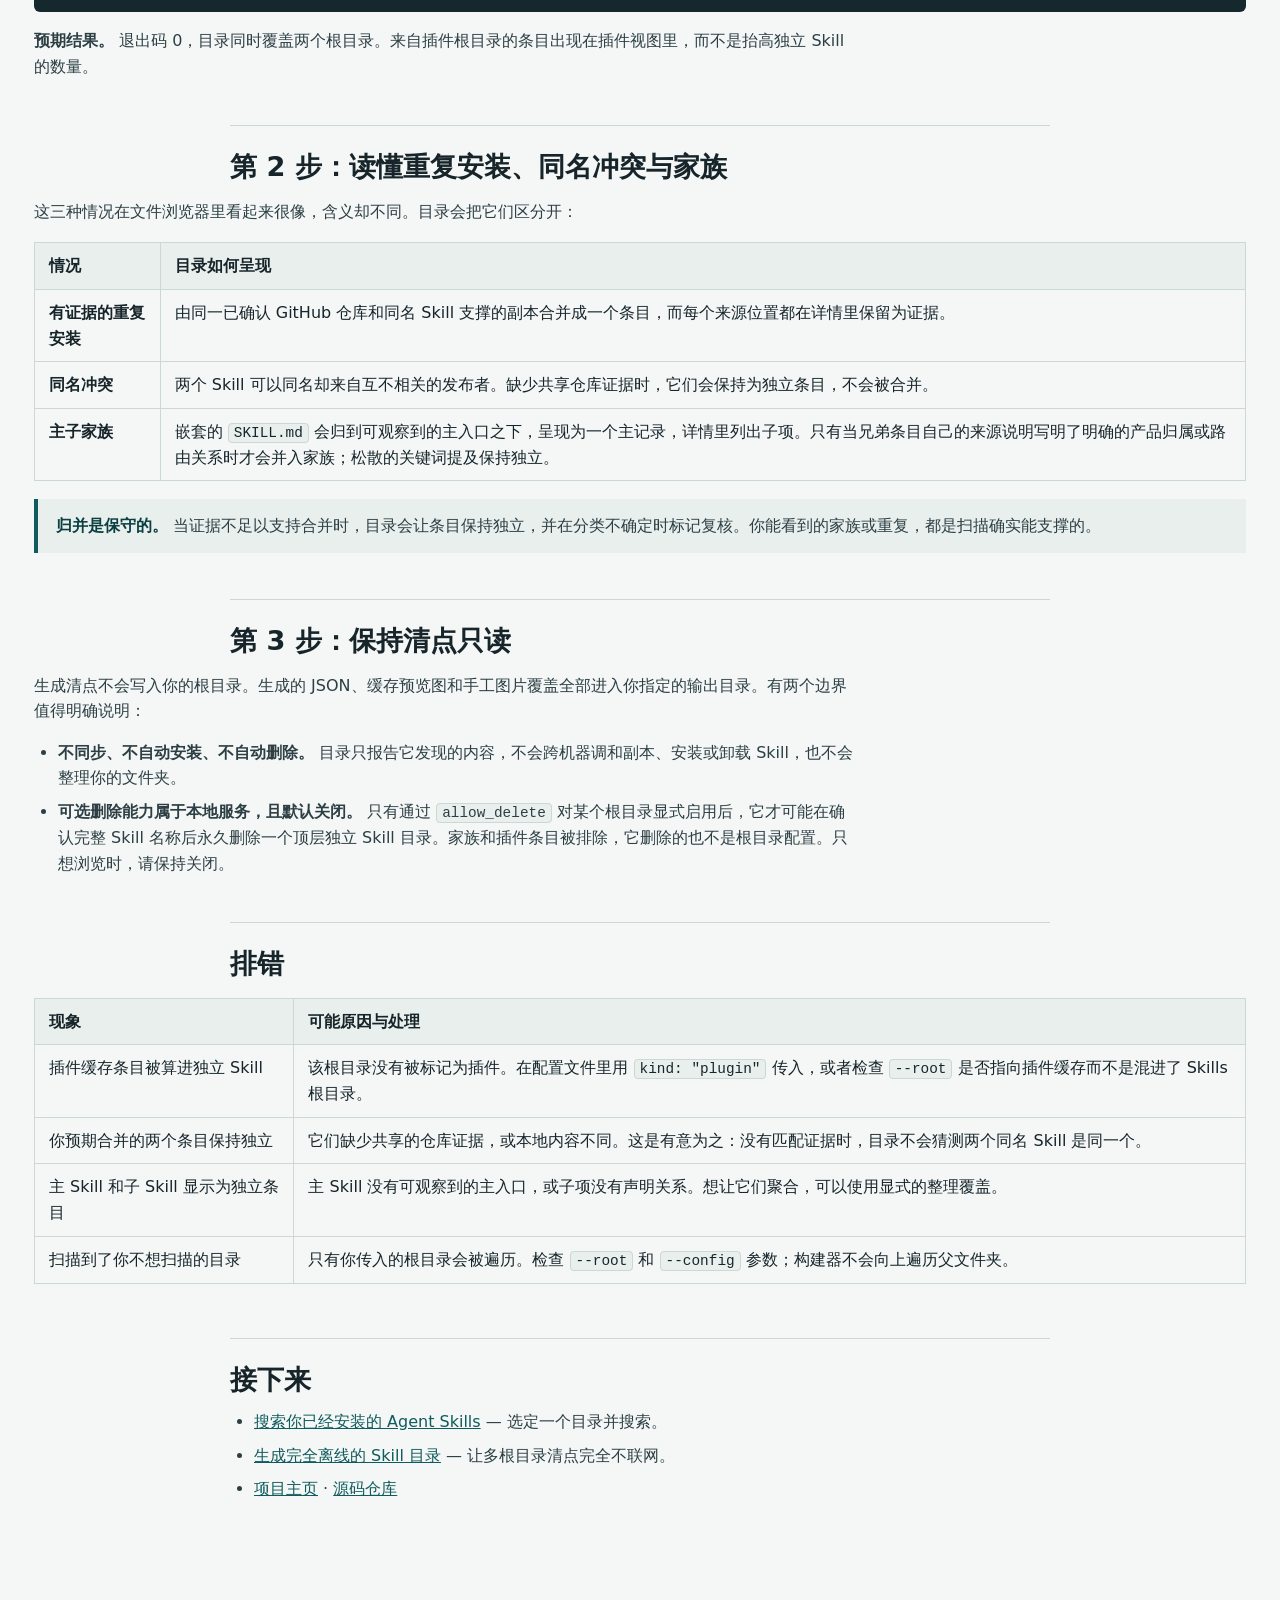
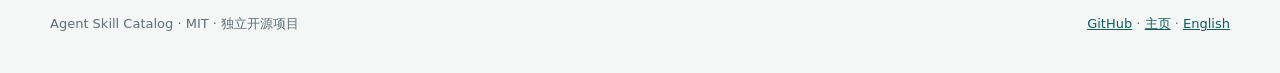
<file: docs/guides/skills-and-plugin-inventory-zh.html>
<!doctype html>
<html lang="zh-CN">
<head>
  <meta charset="utf-8">
  <meta name="viewport" content="width=device-width, initial-scale=1">
  <title>跨目录清点 Skill 与插件｜Agent Skill Catalog 教程</title>
  <meta name="description" content="在一次构建里扫描多个 Skill 根目录，标记插件缓存，并读懂有证据的重复安装、同名冲突与主子家族的区别。不做同步或自动删除。">
  <link rel="canonical" href="https://mianbaofang.github.io/agent-skill-catalog/guides/skills-and-plugin-inventory-zh.html">
  <link rel="alternate" hreflang="en" href="https://mianbaofang.github.io/agent-skill-catalog/guides/skills-and-plugin-inventory.html">
  <link rel="alternate" hreflang="zh-CN" href="https://mianbaofang.github.io/agent-skill-catalog/guides/skills-and-plugin-inventory-zh.html">
  <link rel="alternate" hreflang="x-default" href="https://mianbaofang.github.io/agent-skill-catalog/guides/skills-and-plugin-inventory.html">
  <meta property="og:type" content="article">
  <meta property="og:title" content="跨目录清点 Skill 与插件">
  <meta property="og:description" content="从多个 Skill 根目录生成一份目录，让插件包在独立视图里展示，并读懂有证据的重复副本、同名冲突和家族。">
  <meta property="og:url" content="https://mianbaofang.github.io/agent-skill-catalog/guides/skills-and-plugin-inventory-zh.html">
  <meta name="twitter:card" content="summary">
  <link rel="stylesheet" href="../assets/site.css">
  <script type="application/ld+json">
  {
    "@context": "https://schema.org",
    "@type": "BreadcrumbList",
    "itemListElement": [
      {"@type": "ListItem", "position": 1, "name": "Agent Skill Catalog", "item": "https://mianbaofang.github.io/agent-skill-catalog/"},
      {"@type": "ListItem", "position": 2, "name": "教程", "item": "https://mianbaofang.github.io/agent-skill-catalog/guides/skills-and-plugin-inventory-zh.html"}
    ]
  }
  </script>
</head>
<body>
  <header class="site-header">
    <a class="brand" href="../index-zh.html"><span class="brand-mark">AC</span><span>Agent Skill Catalog</span></a>
    <nav class="site-nav" aria-label="主导航">
      <a href="search-installed-skills-zh.html">搜索 Skill</a>
      <a href="offline-skill-catalog-zh.html">离线目录</a>
      <a href="skills-and-plugin-inventory-zh.html">跨目录清点</a>
      <a href="skills-and-plugin-inventory.html">English</a>
      <a class="nav-button" href="https://github.com/mianbaofang/agent-skill-catalog">GitHub</a>
    </nav>
  </header>

  <main>
    <section class="guide-header">
      <p class="guide-kicker">任务教程</p>
      <h1>跨目录清点 Skill 与插件</h1>
      <p class="guide-standfirst">当库里的内容不再只放在一个目录，平铺列表就回答不了一个有用的问题：这是独立 Skill、某个更大家族的子项，还是插件携带的能力？这篇教程把多个根目录扫描进同一份目录，并教你怎么读它给出的分组。</p>
      <p class="guide-meta">需要 Python 3.10+ &middot; 从仓库根目录运行 &middot; <a href="skills-and-plugin-inventory.html">阅读英文版</a></p>
    </section>

    <div class="guide-body">
      <h2>你会得到什么</h2>
      <p>一份覆盖你指定全部根目录的本地目录，三种区别清楚可见，而不是被压平：</p>
      <ul>
        <li><strong>独立 Skill</strong> &mdash; 自成一体，各自来自自己的 <code>SKILL.md</code>。</li>
        <li><strong>家族</strong> &mdash; 一个主条目，详情里列出它的子 Skill；之所以聚合，是因为它们共享可观察到的主入口。</li>
        <li><strong>插件</strong> &mdash; 由插件缓存提供的 Skill，在独立视图里按服务商和插件名分组，不计入独立 Skill 数量。</li>
      </ul>

      <h2>第 1 步：指定每个根目录，并标记插件缓存</h2>
      <p>扫描两个根目录最简单的办法是重复 <code>--root</code>。下面的例子同时使用<a href="offline-skill-catalog-zh.html">离线生成 Skill 目录</a>里的离线开关。</p>
      <div class="os-block">
        <h3>Bash</h3>
        <pre><code>python skills/agent-skill-catalog/scripts/build_catalog.py \
  --root "/path/to/skills" \
  --root "/path/to/plugin-cache" \
  --output-dir "/path/to/catalog-output" \
  --no-github-discovery \
  --no-github-images</code></pre>
        <h3>PowerShell</h3>
        <pre><code>python skills/agent-skill-catalog/scripts/build_catalog.py `
  --root "C:\path\to\skills" `
  --root "C:\path\to\plugin-cache" `
  --output-dir "C:\path\to\catalog-output" `
  --no-github-discovery `
  --no-github-images</code></pre>
      </div>
      <p>想要可复用的配置，可以改用配置文件，它还能把每个根目录标成 <code>skill</code> 或 <code>plugin</code> 并命名。以你平台对应的示例文件为起点，<code>references/catalog-config.posix.example.json</code> 或 <code>references/catalog-config.windows.example.json</code>，再用 <code>--config</code> 传入：</p>
      <pre><code>{
  "roots": [
    {"path": "/path/to/skills", "label": "Skills", "kind": "skill"},
    {"path": "/path/to/plugin-cache", "label": "Plugins", "kind": "plugin"}
  ],
  "output_dir": "/path/to/catalog-output"
}</code></pre>
      <p><strong>预期结果。</strong> 退出码 0，目录同时覆盖两个根目录。来自插件根目录的条目出现在插件视图里，而不是抬高独立 Skill 的数量。</p>

      <h2>第 2 步：读懂重复安装、同名冲突与家族</h2>
      <p>这三种情况在文件浏览器里看起来很像，含义却不同。目录会把它们区分开：</p>
      <table class="guide-table">
        <thead><tr><th>情况</th><th>目录如何呈现</th></tr></thead>
        <tbody>
          <tr><td><strong>有证据的重复安装</strong></td><td>由同一已确认 GitHub 仓库和同名 Skill 支撑的副本合并成一个条目，而每个来源位置都在详情里保留为证据。</td></tr>
          <tr><td><strong>同名冲突</strong></td><td>两个 Skill 可以同名却来自互不相关的发布者。缺少共享仓库证据时，它们会保持为独立条目，不会被合并。</td></tr>
          <tr><td><strong>主子家族</strong></td><td>嵌套的 <code>SKILL.md</code> 会归到可观察到的主入口之下，呈现为一个主记录，详情里列出子项。只有当兄弟条目自己的来源说明写明了明确的产品归属或路由关系时才会并入家族；松散的关键词提及保持独立。</td></tr>
        </tbody>
      </table>
      <div class="note"><p><span class="note-label">归并是保守的。</span> 当证据不足以支持合并时，目录会让条目保持独立，并在分类不确定时标记复核。你能看到的家族或重复，都是扫描确实能支撑的。</p></div>

      <h2>第 3 步：保持清点只读</h2>
      <p>生成清点不会写入你的根目录。生成的 JSON、缓存预览图和手工图片覆盖全部进入你指定的输出目录。有两个边界值得明确说明：</p>
      <ul>
        <li><strong>不同步、不自动安装、不自动删除。</strong> 目录只报告它发现的内容，不会跨机器调和副本、安装或卸载 Skill，也不会整理你的文件夹。</li>
        <li><strong>可选删除能力属于本地服务，且默认关闭。</strong> 只有通过 <code>allow_delete</code> 对某个根目录显式启用后，它才可能在确认完整 Skill 名称后永久删除一个顶层独立 Skill 目录。家族和插件条目被排除，它删除的也不是根目录配置。只想浏览时，请保持关闭。</li>
      </ul>

      <h2>排错</h2>
      <table class="guide-table">
        <thead><tr><th>现象</th><th>可能原因与处理</th></tr></thead>
        <tbody>
          <tr><td>插件缓存条目被算进独立 Skill</td><td>该根目录没有被标记为插件。在配置文件里用 <code>kind: "plugin"</code> 传入，或者检查 <code>--root</code> 是否指向插件缓存而不是混进了 Skills 根目录。</td></tr>
          <tr><td>你预期合并的两个条目保持独立</td><td>它们缺少共享的仓库证据，或本地内容不同。这是有意为之：没有匹配证据时，目录不会猜测两个同名 Skill 是同一个。</td></tr>
          <tr><td>主 Skill 和子 Skill 显示为独立条目</td><td>主 Skill 没有可观察到的主入口，或子项没有声明关系。想让它们聚合，可以使用显式的整理覆盖。</td></tr>
          <tr><td>扫描到了你不想扫描的目录</td><td>只有你传入的根目录会被遍历。检查 <code>--root</code> 和 <code>--config</code> 参数；构建器不会向上遍历父文件夹。</td></tr>
        </tbody>
      </table>

      <section class="guide-next">
        <h2>接下来</h2>
        <ul>
          <li><a href="search-installed-skills-zh.html">搜索你已经安装的 Agent Skills</a> &mdash; 选定一个目录并搜索。</li>
          <li><a href="offline-skill-catalog-zh.html">生成完全离线的 Skill 目录</a> &mdash; 让多根目录清点完全不联网。</li>
          <li><a href="../index-zh.html">项目主页</a> &middot; <a href="https://github.com/mianbaofang/agent-skill-catalog">源码仓库</a></li>
        </ul>
      </section>
    </div>
  </main>

  <footer><div class="footer-inner"><span>Agent Skill Catalog &middot; MIT &middot; 独立开源项目</span><span><a href="https://github.com/mianbaofang/agent-skill-catalog">GitHub</a> &middot; <a href="../index-zh.html">主页</a> &middot; <a href="skills-and-plugin-inventory.html">English</a></span></div></footer>
</body>
</html>
</file>
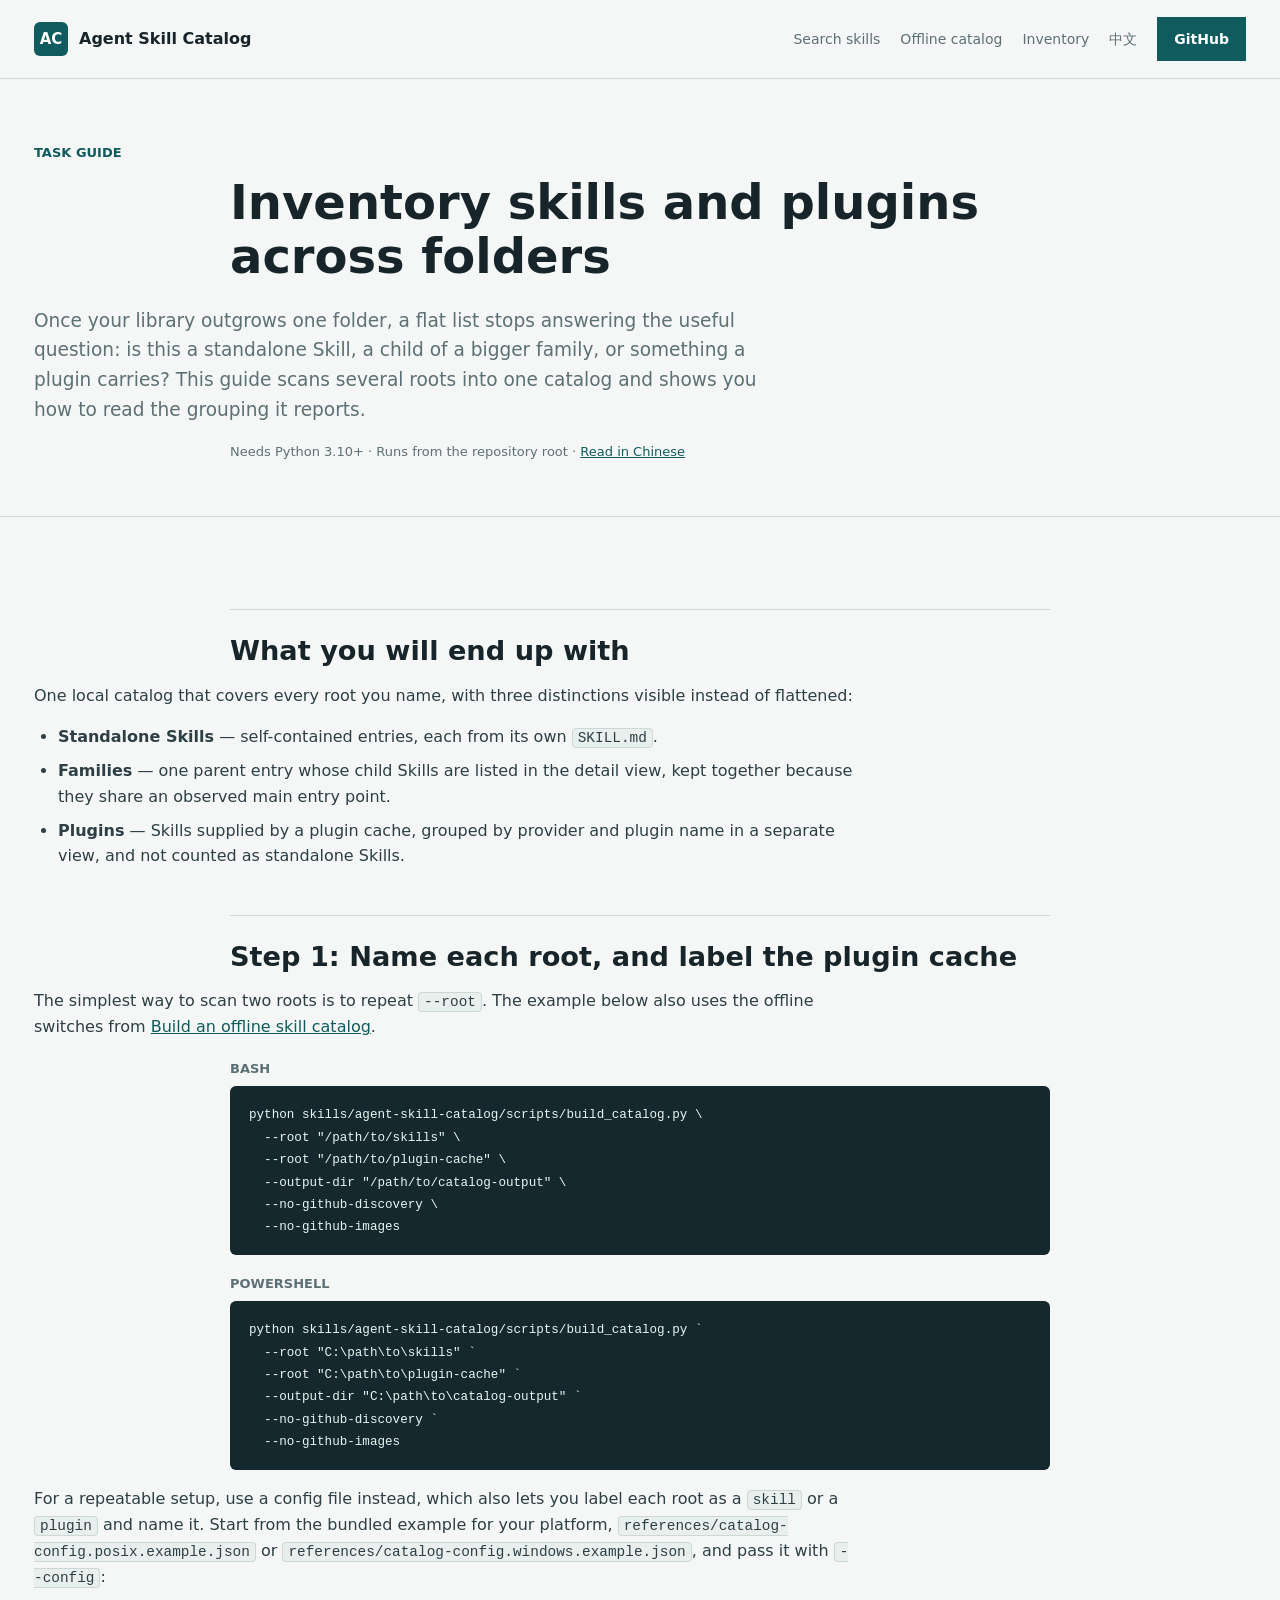
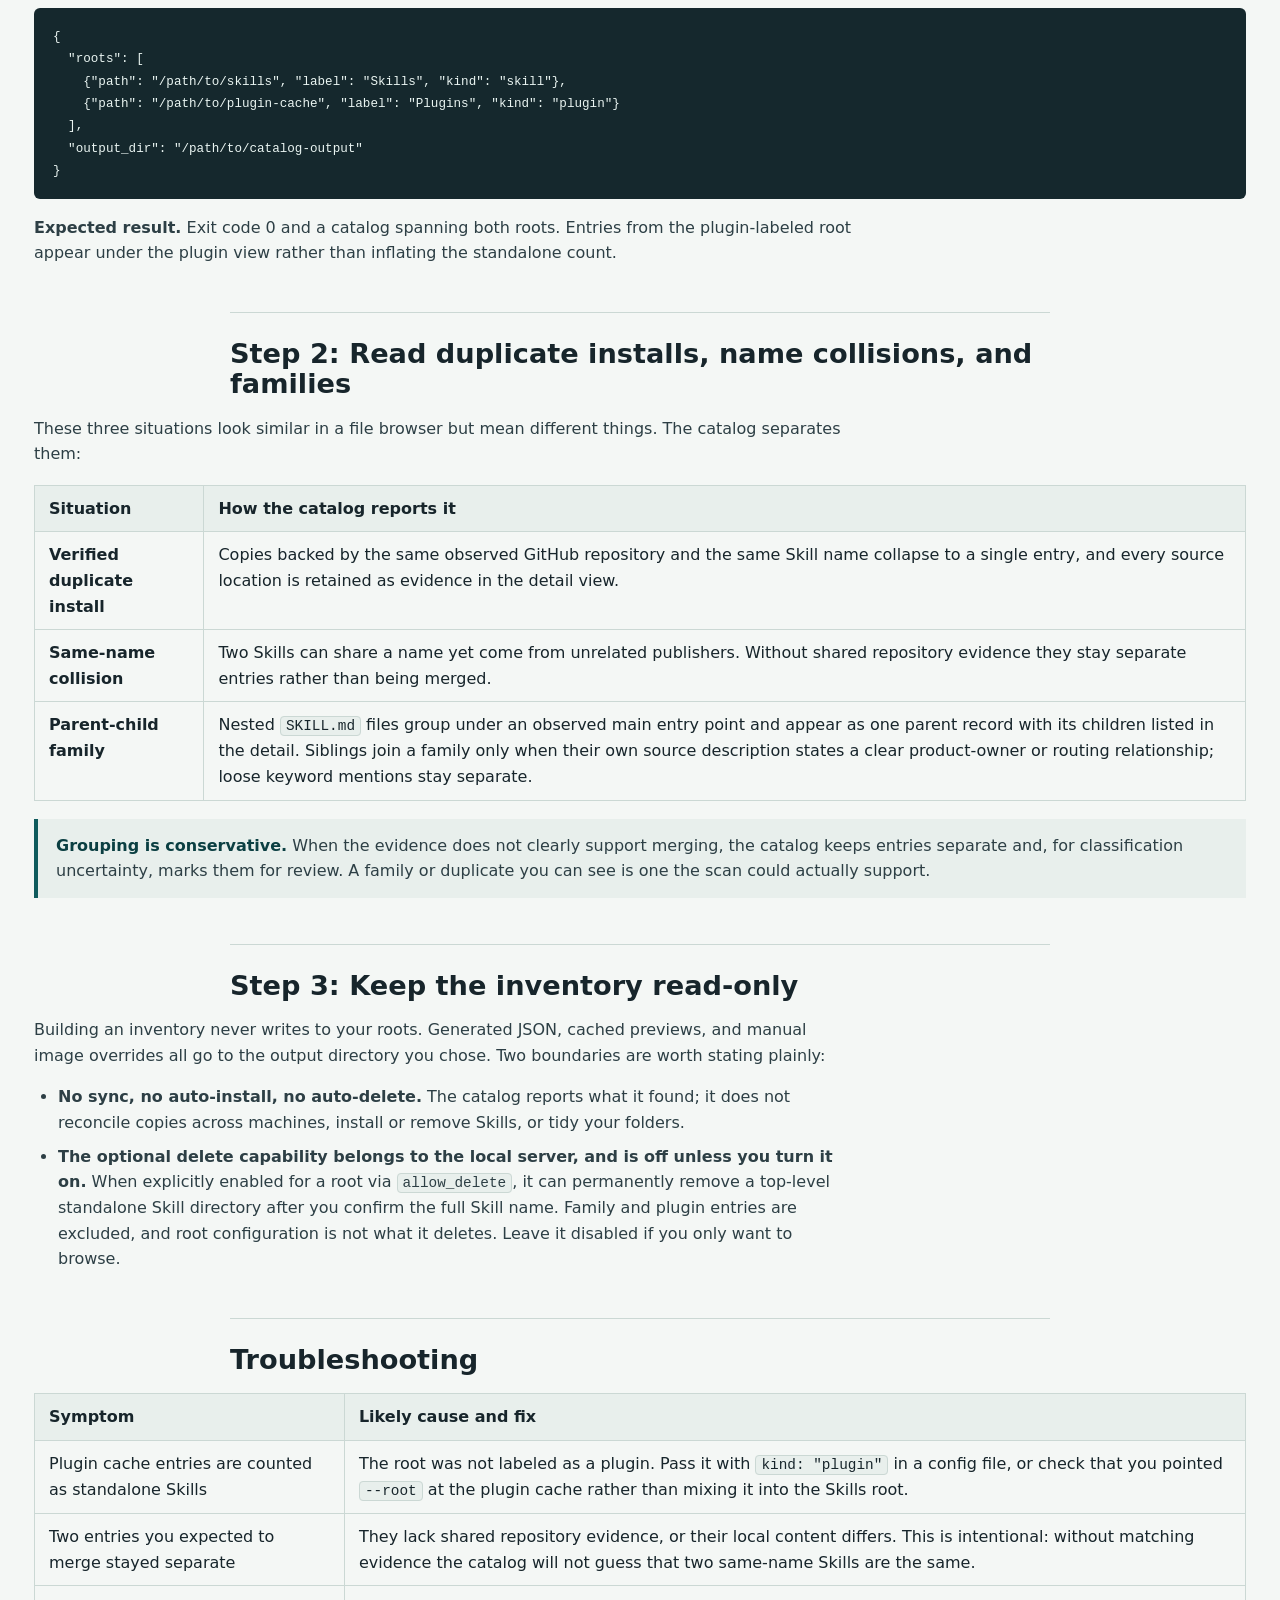
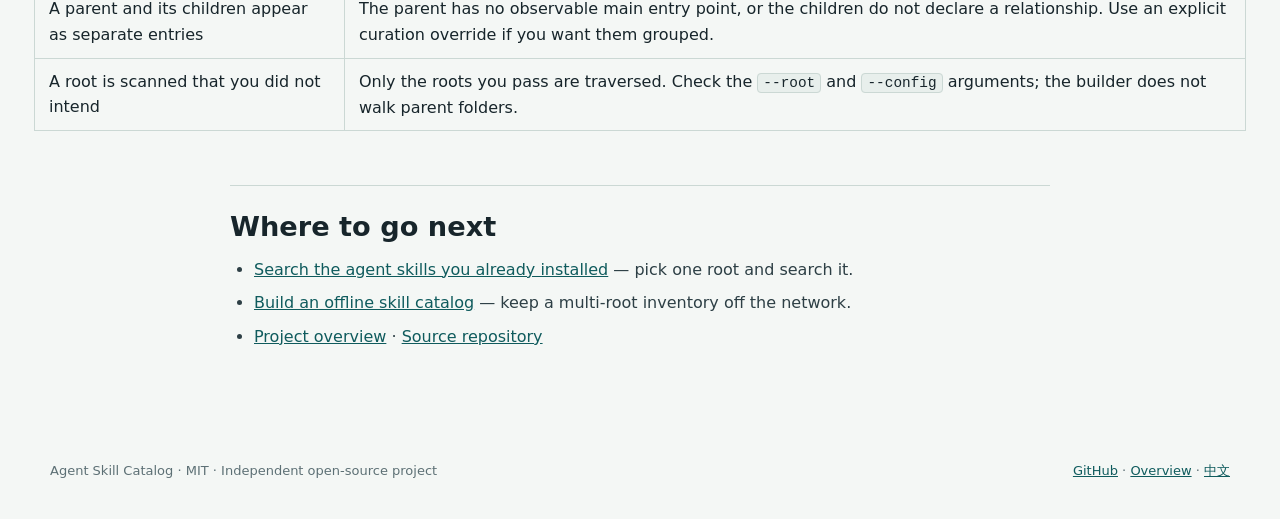
<file: docs/guides/skills-and-plugin-inventory.html>
<!doctype html>
<html lang="en">
<head>
  <meta charset="utf-8">
  <meta name="viewport" content="width=device-width, initial-scale=1">
  <title>Inventory skills and plugins across folders | Agent Skill Catalog guide</title>
  <meta name="description" content="Scan several Skill roots in one catalog, label a plugin cache, and read the difference between verified duplicate installs, same-name collisions, and parent-child families. No sync or auto-delete.">
  <link rel="canonical" href="https://mianbaofang.github.io/agent-skill-catalog/guides/skills-and-plugin-inventory.html">
  <link rel="alternate" hreflang="en" href="https://mianbaofang.github.io/agent-skill-catalog/guides/skills-and-plugin-inventory.html">
  <link rel="alternate" hreflang="zh-CN" href="https://mianbaofang.github.io/agent-skill-catalog/guides/skills-and-plugin-inventory-zh.html">
  <link rel="alternate" hreflang="x-default" href="https://mianbaofang.github.io/agent-skill-catalog/guides/skills-and-plugin-inventory.html">
  <meta property="og:type" content="article">
  <meta property="og:title" content="Inventory skills and plugins across folders">
  <meta property="og:description" content="Build one catalog from several Skill roots, keep plugin bundles in their own view, and understand verified duplicates versus name collisions and families.">
  <meta property="og:url" content="https://mianbaofang.github.io/agent-skill-catalog/guides/skills-and-plugin-inventory.html">
  <meta name="twitter:card" content="summary">
  <link rel="stylesheet" href="../assets/site.css">
  <script type="application/ld+json">
  {
    "@context": "https://schema.org",
    "@type": "BreadcrumbList",
    "itemListElement": [
      {"@type": "ListItem", "position": 1, "name": "Agent Skill Catalog", "item": "https://mianbaofang.github.io/agent-skill-catalog/"},
      {"@type": "ListItem", "position": 2, "name": "Guides", "item": "https://mianbaofang.github.io/agent-skill-catalog/guides/skills-and-plugin-inventory.html"}
    ]
  }
  </script>
</head>
<body>
  <header class="site-header">
    <a class="brand" href="../"><span class="brand-mark">AC</span><span>Agent Skill Catalog</span></a>
    <nav class="site-nav" aria-label="Primary navigation">
      <a href="search-installed-skills.html">Search skills</a>
      <a href="offline-skill-catalog.html">Offline catalog</a>
      <a href="skills-and-plugin-inventory.html">Inventory</a>
      <a href="skills-and-plugin-inventory-zh.html">中文</a>
      <a class="nav-button" href="https://github.com/mianbaofang/agent-skill-catalog">GitHub</a>
    </nav>
  </header>

  <main>
    <section class="guide-header">
      <p class="guide-kicker">Task guide</p>
      <h1>Inventory skills and plugins across folders</h1>
      <p class="guide-standfirst">Once your library outgrows one folder, a flat list stops answering the useful question: is this a standalone Skill, a child of a bigger family, or something a plugin carries? This guide scans several roots into one catalog and shows you how to read the grouping it reports.</p>
      <p class="guide-meta">Needs Python 3.10+ &middot; Runs from the repository root &middot; <a href="skills-and-plugin-inventory-zh.html">Read in Chinese</a></p>
    </section>

    <div class="guide-body">
      <h2>What you will end up with</h2>
      <p>One local catalog that covers every root you name, with three distinctions visible instead of flattened:</p>
      <ul>
        <li><strong>Standalone Skills</strong> &mdash; self-contained entries, each from its own <code>SKILL.md</code>.</li>
        <li><strong>Families</strong> &mdash; one parent entry whose child Skills are listed in the detail view, kept together because they share an observed main entry point.</li>
        <li><strong>Plugins</strong> &mdash; Skills supplied by a plugin cache, grouped by provider and plugin name in a separate view, and not counted as standalone Skills.</li>
      </ul>

      <h2>Step 1: Name each root, and label the plugin cache</h2>
      <p>The simplest way to scan two roots is to repeat <code>--root</code>. The example below also uses the offline switches from <a href="offline-skill-catalog.html">Build an offline skill catalog</a>.</p>
      <div class="os-block">
        <h3>Bash</h3>
        <pre><code>python skills/agent-skill-catalog/scripts/build_catalog.py \
  --root "/path/to/skills" \
  --root "/path/to/plugin-cache" \
  --output-dir "/path/to/catalog-output" \
  --no-github-discovery \
  --no-github-images</code></pre>
        <h3>PowerShell</h3>
        <pre><code>python skills/agent-skill-catalog/scripts/build_catalog.py `
  --root "C:\path\to\skills" `
  --root "C:\path\to\plugin-cache" `
  --output-dir "C:\path\to\catalog-output" `
  --no-github-discovery `
  --no-github-images</code></pre>
      </div>
      <p>For a repeatable setup, use a config file instead, which also lets you label each root as a <code>skill</code> or a <code>plugin</code> and name it. Start from the bundled example for your platform, <code>references/catalog-config.posix.example.json</code> or <code>references/catalog-config.windows.example.json</code>, and pass it with <code>--config</code>:</p>
      <pre><code>{
  "roots": [
    {"path": "/path/to/skills", "label": "Skills", "kind": "skill"},
    {"path": "/path/to/plugin-cache", "label": "Plugins", "kind": "plugin"}
  ],
  "output_dir": "/path/to/catalog-output"
}</code></pre>
      <p><strong>Expected result.</strong> Exit code 0 and a catalog spanning both roots. Entries from the plugin-labeled root appear under the plugin view rather than inflating the standalone count.</p>

      <h2>Step 2: Read duplicate installs, name collisions, and families</h2>
      <p>These three situations look similar in a file browser but mean different things. The catalog separates them:</p>
      <table class="guide-table">
        <thead><tr><th>Situation</th><th>How the catalog reports it</th></tr></thead>
        <tbody>
          <tr><td><strong>Verified duplicate install</strong></td><td>Copies backed by the same observed GitHub repository and the same Skill name collapse to a single entry, and every source location is retained as evidence in the detail view.</td></tr>
          <tr><td><strong>Same-name collision</strong></td><td>Two Skills can share a name yet come from unrelated publishers. Without shared repository evidence they stay separate entries rather than being merged.</td></tr>
          <tr><td><strong>Parent-child family</strong></td><td>Nested <code>SKILL.md</code> files group under an observed main entry point and appear as one parent record with its children listed in the detail. Siblings join a family only when their own source description states a clear product-owner or routing relationship; loose keyword mentions stay separate.</td></tr>
        </tbody>
      </table>
      <div class="note"><p><span class="note-label">Grouping is conservative.</span> When the evidence does not clearly support merging, the catalog keeps entries separate and, for classification uncertainty, marks them for review. A family or duplicate you can see is one the scan could actually support.</p></div>

      <h2>Step 3: Keep the inventory read-only</h2>
      <p>Building an inventory never writes to your roots. Generated JSON, cached previews, and manual image overrides all go to the output directory you chose. Two boundaries are worth stating plainly:</p>
      <ul>
        <li><strong>No sync, no auto-install, no auto-delete.</strong> The catalog reports what it found; it does not reconcile copies across machines, install or remove Skills, or tidy your folders.</li>
        <li><strong>The optional delete capability belongs to the local server, and is off unless you turn it on.</strong> When explicitly enabled for a root via <code>allow_delete</code>, it can permanently remove a top-level standalone Skill directory after you confirm the full Skill name. Family and plugin entries are excluded, and root configuration is not what it deletes. Leave it disabled if you only want to browse.</li>
      </ul>

      <h2>Troubleshooting</h2>
      <table class="guide-table">
        <thead><tr><th>Symptom</th><th>Likely cause and fix</th></tr></thead>
        <tbody>
          <tr><td>Plugin cache entries are counted as standalone Skills</td><td>The root was not labeled as a plugin. Pass it with <code>kind: "plugin"</code> in a config file, or check that you pointed <code>--root</code> at the plugin cache rather than mixing it into the Skills root.</td></tr>
          <tr><td>Two entries you expected to merge stayed separate</td><td>They lack shared repository evidence, or their local content differs. This is intentional: without matching evidence the catalog will not guess that two same-name Skills are the same.</td></tr>
          <tr><td>A parent and its children appear as separate entries</td><td>The parent has no observable main entry point, or the children do not declare a relationship. Use an explicit curation override if you want them grouped.</td></tr>
          <tr><td>A root is scanned that you did not intend</td><td>Only the roots you pass are traversed. Check the <code>--root</code> and <code>--config</code> arguments; the builder does not walk parent folders.</td></tr>
        </tbody>
      </table>

      <section class="guide-next">
        <h2>Where to go next</h2>
        <ul>
          <li><a href="search-installed-skills.html">Search the agent skills you already installed</a> &mdash; pick one root and search it.</li>
          <li><a href="offline-skill-catalog.html">Build an offline skill catalog</a> &mdash; keep a multi-root inventory off the network.</li>
          <li><a href="../">Project overview</a> &middot; <a href="https://github.com/mianbaofang/agent-skill-catalog">Source repository</a></li>
        </ul>
      </section>
    </div>
  </main>

  <footer><div class="footer-inner"><span>Agent Skill Catalog &middot; MIT &middot; Independent open-source project</span><span><a href="https://github.com/mianbaofang/agent-skill-catalog">GitHub</a> &middot; <a href="../">Overview</a> &middot; <a href="skills-and-plugin-inventory-zh.html">中文</a></span></div></footer>
</body>
</html>
</file>
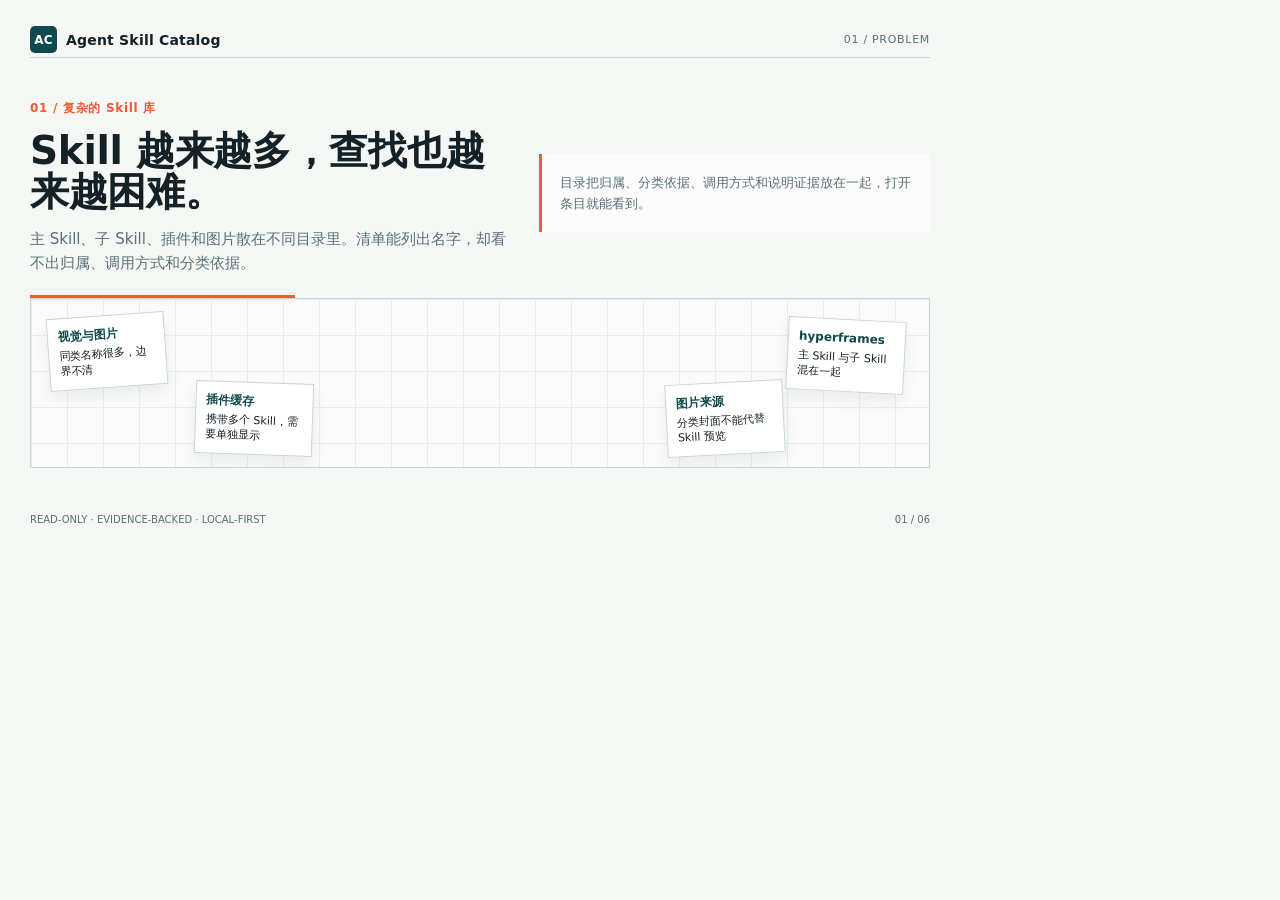
<file: docs/media/demo-storyboard.html>
<!doctype html>
<html lang="zh-CN">
<head>
  <meta charset="utf-8">
  <meta name="viewport" content="width=960, height=540, initial-scale=1">
  <title>Agent Skill Catalog Demo Storyboard</title>
  <style>
    :root {
      --paper: #f5f7f5;
      --ink: #142127;
      --muted: #587076;
      --line: #c9d5d0;
      --teal: #0f494d;
      --teal-2: #235258;
      --slate: #3d5160;
      --ochre: #5b492f;
      --coral: #f05a35;
      --white: #ffffff;
      --ease: cubic-bezier(.32,.72,0,1);
    }
    * { box-sizing: border-box; }
    html, body { width: 960px; height: 540px; margin: 0; overflow: hidden; }
    body { background: var(--paper); color: var(--ink); font-family: "Segoe UI", "Microsoft YaHei", system-ui, sans-serif; }
    .stage { position: relative; width: 960px; height: 540px; overflow: hidden; }
    .chrome { position: absolute; inset: 0; padding: 22px 30px; pointer-events: none; }
    .topline { display: flex; align-items: center; justify-content: space-between; height: 36px; border-bottom: 1px solid var(--line); }
    .brand { display: flex; align-items: center; gap: 9px; font-size: 14px; font-weight: 760; letter-spacing: .2px; }
    .mark { display: inline-grid; width: 27px; height: 27px; place-items: center; border-radius: 5px; color: var(--white); background: var(--teal); font-size: 12px; }
    .chapter { color: var(--muted); font-size: 11px; letter-spacing: .7px; text-transform: uppercase; }
    .scene { position: absolute; inset: 0; padding: 88px 30px 30px; opacity: 0; pointer-events: none; }
    .scene.active { opacity: 1; pointer-events: auto; }
    h1, h2, p { margin: 0; }
    h1 { max-width: 680px; font-size: 39px; line-height: 1.06; letter-spacing: -.3px; }
    h2 { font-size: 25px; line-height: 1.1; }
    .kicker { margin-bottom: 13px; color: var(--coral); font-size: 12px; font-weight: 760; letter-spacing: .7px; }
    .lead { max-width: 610px; margin-top: 14px; color: var(--muted); font-size: 15px; line-height: 1.65; }
    .rule { width: 265px; height: 3px; margin: 19px 0 0; background: var(--coral); }
    .pill { display: inline-flex; align-items: center; min-height: 25px; padding: 4px 9px; border: 1px solid var(--line); border-radius: 999px; color: var(--muted); background: rgba(255,255,255,.7); font-size: 11px; }
    .pills { display: flex; flex-wrap: wrap; gap: 7px; }
    .intro-grid { display: grid; grid-template-columns: 1.1fr .9fr; gap: 32px; align-items: end; height: 210px; }
    .intro-note { align-self: center; padding: 18px; border-left: 3px solid var(--coral); color: var(--muted); background: rgba(255,255,255,.7); font-size: 13px; line-height: 1.65; }
    .scatter { position: relative; height: 170px; border: 1px solid var(--line); background: rgba(255,255,255,.52); overflow: hidden; }
    .scatter::before { content: ""; position: absolute; inset: 0; background-image: linear-gradient(var(--line) 1px, transparent 1px), linear-gradient(90deg, var(--line) 1px, transparent 1px); background-size: 36px 36px; opacity: .35; }
    .mini { position: absolute; width: 118px; padding: 10px; border: 1px solid var(--line); color: var(--ink); background: var(--white); box-shadow: 0 8px 16px rgba(29,52,54,.07); font-size: 11px; line-height: 1.35; animation: float 3.2s ease-in-out infinite; }
    .mini strong { display: block; margin-bottom: 5px; color: var(--teal); font-size: 12px; }
    .mini:nth-child(1) { left: 17px; top: 16px; transform: rotate(-4deg); }
    .mini:nth-child(2) { right: 24px; top: 20px; transform: rotate(3deg); animation-delay: -.8s; }
    .mini:nth-child(3) { left: 164px; bottom: 12px; transform: rotate(2deg); animation-delay: -1.4s; }
    .mini:nth-child(4) { right: 145px; bottom: 12px; transform: rotate(-3deg); animation-delay: -2s; }
    @keyframes float { 0%, 100% { translate: 0 0; } 50% { translate: 0 -6px; } }
    .flow { display: grid; grid-template-columns: repeat(4, 1fr); gap: 12px; margin-top: 46px; }
    .flow-step { position: relative; min-height: 144px; padding: 17px 15px; border: 1px solid var(--line); background: var(--white); box-shadow: 0 8px 18px rgba(29,52,54,.06); }
    .flow-step:not(:last-child)::after { content: "→"; position: absolute; right: -18px; top: 54px; z-index: 2; color: var(--coral); font-size: 22px; font-weight: 760; }
    .flow-step b { display: block; margin-bottom: 15px; color: var(--teal); font-size: 12px; letter-spacing: .5px; }
    .flow-step strong { display: block; font-size: 17px; line-height: 1.2; }
    .flow-step span { display: block; margin-top: 9px; color: var(--muted); font-size: 11px; line-height: 1.45; }
    .boundary { display: flex; gap: 8px; margin-top: 24px; }
    .boundary .pill { border-color: #e8b9ab; color: #9b3f28; background: #fff8f5; }
    .map-grid { display: grid; grid-template-columns: 1fr 1fr; gap: 18px; margin-top: 35px; }
    .map-panel { min-height: 255px; padding: 17px; border: 1px solid var(--line); background: rgba(255,255,255,.78); }
    .map-panel h3 { margin: 0 0 13px; font-size: 15px; }
    .parent { padding: 11px 12px; border: 2px solid var(--teal); color: var(--white); background: var(--teal); font-weight: 760; }
    .children { display: grid; grid-template-columns: repeat(3, 1fr); gap: 7px; margin-top: 13px; }
    .child { padding: 10px 8px; border: 1px solid var(--line); background: var(--paper); color: var(--ink); font-size: 11px; text-align: center; }
    .child::before { content: "↳"; display: block; margin-bottom: 4px; color: var(--coral); font-size: 15px; }
    .plugin-head { display: flex; align-items: center; justify-content: space-between; padding: 10px 12px; border: 1px solid var(--line); background: #fffaf2; }
    .plugin-head strong { color: var(--ochre); }
    .plugin-list { display: grid; gap: 7px; margin-top: 12px; }
    .plugin-row { display: flex; align-items: center; justify-content: space-between; padding: 9px 10px; border-bottom: 1px solid var(--line); color: var(--muted); font-size: 11px; }
    .plugin-row b { color: var(--ink); font-size: 12px; }
    .confidence { display: flex; align-items: center; gap: 15px; margin-top: 20px; color: var(--muted); font-size: 12px; }
    .bar { flex: 1; height: 8px; background: #dbe5e0; overflow: hidden; }
    .bar i { display: block; width: 86%; height: 100%; background: var(--teal); animation: grow 1.4s var(--ease) both; }
    @keyframes grow { from { width: 0; } to { width: 86%; } }
    .image-grid { display: grid; grid-template-columns: 1.2fr .8fr; gap: 26px; margin-top: 35px; }
    .image-stack { display: grid; gap: 8px; }
    .image-source { display: grid; grid-template-columns: 34px 1fr auto; gap: 10px; align-items: center; padding: 10px 12px; border: 1px solid var(--line); background: var(--white); }
    .image-source .icon { display: grid; width: 30px; height: 30px; place-items: center; border-radius: 4px; color: var(--white); background: var(--teal); font-size: 12px; font-weight: 760; }
    .image-source:nth-child(2) .icon { background: var(--slate); }
    .image-source:nth-child(3) .icon { background: var(--ochre); }
    .image-source:nth-child(4) .icon { color: #a3482f; background: #fff0eb; }
    .image-source strong { display: block; font-size: 13px; }
    .image-source span { color: var(--muted); font-size: 11px; }
    .image-source em { color: var(--muted); font-size: 10px; font-style: normal; }
    .image-preview { position: relative; min-height: 235px; padding: 16px; border: 1px solid var(--line); background: #edf3f0; overflow: hidden; }
    .image-preview-title { display: block; margin-bottom: 14px; color: var(--teal); font-size: 12px; font-weight: 760; letter-spacing: .5px; }
    .preview-card { position: absolute; width: 142px; padding: 11px; border: 1px solid var(--line); background: var(--white); box-shadow: 0 8px 20px rgba(29,52,54,.08); }
    .preview-card .pic { height: 74px; margin-bottom: 9px; background: var(--teal-2); }
    .preview-card:nth-child(2) { left: 28px; top: 74px; transform: rotate(-4deg); }
    .preview-card:nth-child(3) { right: 25px; top: 96px; transform: rotate(4deg); }
    .preview-card strong { display: block; font-size: 11px; }
    .preview-card span { display: block; margin-top: 4px; color: var(--muted); font-size: 10px; }
    .missing { position: absolute; left: 95px; bottom: 16px; padding: 7px 9px; border: 1px dashed #c78470; color: #9b3f28; background: #fff8f5; font-size: 10px; }
    .product { padding: 0; }
    .product-frame { position: absolute; inset: 67px 30px 24px; border: 1px solid var(--line); background: var(--white); box-shadow: 0 14px 32px rgba(29,52,54,.12); overflow: hidden; }
    .product-frame iframe { width: 100%; height: 100%; border: 0; background: var(--paper); }
    .product-fallback { display: none; width: 100%; height: 100%; object-fit: cover; }
    .result { display: grid; grid-template-columns: 1fr .9fr; gap: 34px; align-items: center; height: 382px; }
    .result-card { padding: 19px; border: 1px solid var(--line); background: var(--white); box-shadow: 0 10px 24px rgba(29,52,54,.07); }
    .result-card h3 { margin: 0 0 13px; font-size: 18px; }
    .result-card p { color: var(--muted); font-size: 13px; line-height: 1.6; }
    .result-list { display: grid; gap: 9px; margin-top: 16px; }
    .result-row { display: flex; align-items: center; justify-content: space-between; padding: 10px 11px; border-left: 3px solid var(--teal); background: #eef3f0; font-size: 12px; }
    .result-row:nth-child(2) { border-color: var(--coral); }
    .result-row:nth-child(3) { border-color: var(--ochre); }
    .closeout { align-self: center; }
    .closeout h2 { max-width: 480px; font-size: 33px; }
    .closeout .lead { max-width: 470px; }
    .foot { position: absolute; left: 30px; right: 30px; bottom: 15px; display: flex; justify-content: space-between; color: var(--muted); font-size: 10px; }
    .scene[data-scene="4"] .product-frame { animation: frame-in .7s var(--ease) both; }
    .scene.product > .kicker { display: none; }
    html[lang="en"] .scene[data-scene="0"] h1 { font-size: 35px; }
    html[lang="en"] .scene[data-scene="0"] .intro-grid { height: 225px; }
    html[lang="en"] .scene[data-scene="0"] .scatter { height: 150px; }
    html[lang="en"] .scene[data-scene="3"] .image-grid { margin-top: 23px; }
    html[lang="en"] .scene[data-scene="3"] .image-source { padding: 8px 10px; }
    html[lang="en"] .scene[data-scene="3"] .image-source .icon { width: 27px; height: 27px; }
    html[lang="en"] .scene[data-scene="3"] .image-preview { min-height: 222px; }
    @keyframes frame-in { from { opacity: 0; transform: translateY(18px) scale(.985); } to { opacity: 1; transform: none; } }
    @media (prefers-reduced-motion: reduce) { *, *::before, *::after { animation-duration: .01ms !important; transition-duration: .01ms !important; } }
  </style>
</head>
<body>
  <main class="stage" data-scene="0">
    <div class="chrome">
      <div class="topline"><div class="brand"><span class="mark">AC</span>Agent Skill Catalog</div><div class="chapter" id="chapter">01 / Problem</div></div>
    </div>

    <section class="scene active" data-scene="0">
      <div class="intro-grid">
        <div>
          <div class="kicker">01 / 复杂的 Skill 库</div>
          <h1>Skill 越来越多，查找也越来越困难。</h1>
          <p class="lead">主 Skill、子 Skill、插件和图片散在不同目录里。清单能列出名字，却看不出归属、调用方式和分类依据。</p>
          <div class="rule"></div>
        </div>
        <div class="intro-note">目录把归属、分类依据、调用方式和说明证据放在一起，打开条目就能看到。</div>
      </div>
      <div class="scatter" aria-hidden="true">
        <div class="mini"><strong>视觉与图片</strong>同类名称很多，边界不清</div>
        <div class="mini"><strong>hyperframes</strong>主 Skill 与子 Skill 混在一起</div>
        <div class="mini"><strong>插件缓存</strong>携带多个 Skill，需要单独显示</div>
        <div class="mini"><strong>图片来源</strong>分类封面不能代替 Skill 预览</div>
      </div>
    </section>

    <section class="scene" data-scene="1">
      <div class="kicker">02 / Read-only pipeline</div>
      <h2>先确定扫描范围，再生成目录。</h2>
      <p class="lead">扫描器只读取传入的根目录，结果保留来源和中间判断。</p>
      <div class="flow">
        <div class="flow-step"><b>INPUT</b><strong>传入根目录</strong><span>Skill 根目录<br>插件缓存根目录</span></div>
        <div class="flow-step"><b>READ</b><strong>读取来源证据</strong><span>本地 SKILL.md、manifest、图片与 GitHub README</span></div>
        <div class="flow-step"><b>REASON</b><strong>整理并补全</strong><span>去重、家族、插件归属；Agent 按证据写中文说明</span></div>
        <div class="flow-step"><b>OUTPUT</b><strong>生成目录</strong><span>catalog.json + 自包含 index.html</span></div>
      </div>
      <div class="boundary"><span class="pill">不安装</span><span class="pill">不执行</span><span class="pill">GitHub 预览受限缓存</span><span class="pill">默认隐藏绝对路径</span></div>
    </section>

    <section class="scene" data-scene="2">
      <div class="kicker">03 / Family and plugin map</div>
      <h2>主 Skill 保留一个条目，子 Skill 放进详情；插件单独列出。</h2>
      <div class="map-grid">
        <div class="map-panel">
          <h3>主 / 子 Skill 家族</h3>
          <div class="parent">hyperframes · 主 Skill</div>
          <div class="children"><div class="child">animation</div><div class="child">creative</div><div class="child">gsap</div></div>
          <div class="confidence"><span>分类置信度</span><div class="bar"><i></i></div><b>86%</b></div>
        </div>
        <div class="map-panel">
          <h3>插件聚合</h3>
          <div class="plugin-head"><strong>hyperframes 插件</strong><span class="pill">独立视图</span></div>
          <div class="plugin-list"><div class="plugin-row"><b>hyperframes</b><span>主入口</span></div><div class="plugin-row"><b>hyperframes-cli</b><span>插件子技能</span></div><div class="plugin-row"><b>registry</b><span>插件子技能</span></div></div>
        </div>
      </div>
    </section>

    <section class="scene" data-scene="3">
      <div class="kicker">04 / Image evidence</div>
      <h2>预览图按证据强弱选择，也可以手工替换。</h2>
      <p class="lead">人工图、GitHub 仓库图和 Skill 本地图分别标注；没有证据时才使用说明封面。</p>
      <div class="image-grid">
        <div class="image-stack">
          <div class="image-source"><span class="icon">01</span><div><strong>手工预览图</strong><span>只保存在目录输出，不改源 Skill</span></div><em>最高优先</em></div>
          <div class="image-source"><span class="icon">02</span><div><strong>GitHub 仓库图</strong><span>公开仓库页面与允许的图片域名</span></div><em>已验证</em></div>
          <div class="image-source"><span class="icon">03</span><div><strong>Skill 自带预览</strong><span>frontmatter 或 assets/preview.png</span></div><em>已验证</em></div>
          <div class="image-source"><span class="icon">04</span><div><strong>说明封面</strong><span>没有真实图片证据时使用</span></div><em>缺证据</em></div>
        </div>
        <div class="image-preview">
          <div class="image-preview-title">图片证据</div>
          <div class="preview-card"><div class="pic"></div><strong>GitHub 仓库图片</strong><span>verified repository preview</span></div>
          <div class="preview-card"><div class="pic" style="background:var(--slate)"></div><strong>手工替换</strong><span>output-owned override</span></div>
          <div class="missing">说明封面会标记 missing evidence</div>
        </div>
      </div>
    </section>

    <section class="scene product" data-scene="4">
      <div class="kicker">05 / Product result</div>
      <div class="product-frame">
        <iframe title="Generated Agent Skill Catalog" src="http://127.0.0.1:8765/index.html"></iframe>
        <img class="product-fallback" src="agent-skill-catalog-overview.png" alt="目录总览备用画面">
      </div>
    </section>

    <section class="scene" data-scene="5">
      <div class="result">
        <div class="closeout">
          <div class="kicker">06 / Start with evidence</div>
          <h2>打开 Skill，就能看到归属和调用方式。</h2>
          <p class="lead">页面支持搜索、筛选、刷新和手工换图。GitHub 链接、图片来源和中文说明都有可追溯的证据。</p>
          <div class="pills" style="margin-top:18px"><span class="pill">搜索</span><span class="pill">家族</span><span class="pill">插件</span><span class="pill">中文说明</span><span class="pill">手工改图</span></div>
        </div>
        <div class="result-card"><h3>详情里要回答的问题</h3><p>它属于哪个 Skill 或插件？包含哪些子 Skill？怎么调用？中文说明、图片和 GitHub 地址分别来自哪里？需要时怎样手工换图？</p><div class="result-list"><div class="result-row"><span>独立 Skill / 家族</span><b>归属清楚</b></div><div class="result-row"><span>插件聚合</span><b>单独查看</b></div><div class="result-row"><span>说明、图片与 GitHub</span><b>证据可追溯</b></div></div></div>
      </div>
    </section>

    <div class="foot"><span>READ-ONLY · EVIDENCE-BACKED · LOCAL-FIRST</span><span id="counter">01 / 06</span></div>
  </main>
  <script>
    const params = new URLSearchParams(window.location.search);
    const language = params.get('lang') === 'en' ? 'en' : 'zh';
    const english = new Map(Object.entries({
      '01 / 复杂的 Skill 库': '01 / A crowded Skill library',
      'Skill 越来越多，查找也越来越困难。': 'As the Skill library grows, finding the right one gets harder.',
      '主 Skill、子 Skill、插件和图片散在不同目录里。清单能列出名字，却看不出归属、调用方式和分类依据。': 'Parent Skills, child Skills, plugins, and images are scattered across folders. A flat list shows names, but not ownership, invocation, or classification evidence.',
      '目录把归属、分类依据、调用方式和说明证据放在一起，打开条目就能看到。': 'The catalog keeps ownership, classification, invocation, and description evidence together in each entry.',
      '视觉与图片': 'Visual and image',
      '同类名称很多，边界不清': 'Similar names, unclear boundaries',
      '主 Skill 与子 Skill 混在一起': 'Parent and child Skills mixed together',
      '插件缓存': 'Plugin cache',
      '携带多个 Skill，需要单独显示': 'Bundles several Skills and needs its own view',
      '图片来源': 'Image source',
      '分类封面不能代替 Skill 预览': 'A category cover is not a Skill preview',
      '先确定扫描范围，再生成目录。': 'Choose the scan roots before building the catalog.',
      '扫描器只读取传入的根目录，结果保留来源和中间判断。': 'The scanner reads only the supplied roots and keeps the source and intermediate decisions.',
      '传入根目录': 'Supply roots',
      'Skill 根目录': 'Skill roots',
      '插件缓存根目录': 'Plugin cache roots',
      '读取来源证据': 'Read source evidence',
      '本地 SKILL.md、manifest、图片与 GitHub README': 'Local SKILL.md, manifests, images, and GitHub README',
      '整理并补全': 'Organize and complete',
      '去重、家族、插件归属；Agent 按证据写中文说明': 'Deduplication, families, plugin ownership, and Agent-written Chinese descriptions',
      '生成目录': 'Build catalog',
      'catalog.json + 自包含 index.html': 'catalog.json + self-contained index.html',
      '不安装': 'No install',
      '不执行': 'No execution',
      'GitHub 预览受限缓存': 'Bounded GitHub preview cache',
      '默认隐藏绝对路径': 'Absolute paths hidden by default',
      '主 Skill 保留一个条目，子 Skill 放进详情；插件单独列出。': 'Keep one entry for a parent Skill, put child Skills in its detail, and list plugins separately.',
      '主 / 子 Skill 家族': 'Parent / child Skill family',
      'hyperframes · 主 Skill': 'hyperframes · parent Skill',
      '分类置信度': 'Classification confidence',
      '插件聚合': 'Plugin aggregate',
      'hyperframes 插件': 'hyperframes plugin',
      '独立视图': 'Separate view',
      '主入口': 'Primary entry',
      '插件子技能': 'Plugin child Skill',
      '预览图按证据强弱选择，也可以手工替换。': 'Choose preview images by evidence strength, with a manual override when needed.',
      '人工图、GitHub 仓库图和 Skill 本地图分别标注；没有证据时才使用说明封面。': 'Manual images, GitHub repository images, and local Skill images are labeled separately. A fallback cover appears only when evidence is missing.',
      '手工预览图': 'Manual preview',
      '只保存在目录输出，不改源 Skill': 'Stored in catalog output; source Skill stays unchanged',
      '最高优先': 'Highest priority',
      'GitHub 仓库图': 'GitHub repository image',
      '公开仓库页面与允许的图片域名': 'Public repository page and allowlisted image hosts',
      '已验证': 'Verified',
      'Skill 自带预览': 'Skill-provided preview',
      'frontmatter 或 assets/preview.png': 'frontmatter or assets/preview.png',
      '说明封面': 'Fallback cover',
      '没有真实图片证据时使用': 'Used only without real image evidence',
      '缺证据': 'Missing evidence',
      '图片证据': 'Image evidence',
      'GitHub 仓库图片': 'GitHub repository image',
      '手工替换': 'Manual override',
      '说明封面会标记 missing evidence': 'Fallback covers are marked missing evidence',
      '打开 Skill，就能看到归属和调用方式。': 'Open a Skill to see where it belongs and how to invoke it.',
      '页面支持搜索、筛选、刷新和手工换图。GitHub 链接、图片来源和中文说明都有可追溯的证据。': 'Search, filter, refresh, or replace a preview manually. GitHub links, image sources, and Chinese descriptions remain traceable to evidence.',
      '搜索': 'Search',
      '家族': 'Families',
      '插件': 'Plugins',
      '中文说明': 'Chinese descriptions',
      '手工改图': 'Replace image',
      '详情里要回答的问题': 'Questions answered in the detail view',
      '它属于哪个 Skill 或插件？包含哪些子 Skill？怎么调用？中文说明、图片和 GitHub 地址分别来自哪里？需要时怎样手工换图？': 'Which Skill or plugin owns it? Which child Skills are included? How is it invoked? Where did the description, image, and GitHub URL come from? How can the image be replaced?',
      '独立 Skill / 家族': 'Standalone Skill / family',
      '归属清楚': 'Clear ownership',
      '插件聚合': 'Plugin aggregate',
      '单独查看': 'Separate view',
      '说明、图片与 GitHub': 'Descriptions, images, and GitHub',
      '证据可追溯': 'Traceable evidence',
      '目录总览备用画面': 'Catalog overview fallback'
    }));
    function translateTextNodes(root) {
      const walker = document.createTreeWalker(root, NodeFilter.SHOW_TEXT);
      const nodes = [];
      while (walker.nextNode()) nodes.push(walker.currentNode);
      nodes.forEach(node => {
        const value = node.nodeValue.trim();
        if (english.has(value)) node.nodeValue = node.nodeValue.replace(value, english.get(value));
      });
    }
    if (language === 'en') {
      document.documentElement.lang = 'en';
      document.title = 'Agent Skill Catalog English Demo Storyboard';
      translateTextNodes(document.body);
      document.querySelectorAll('[alt]').forEach(node => {
        if (english.has(node.alt)) node.alt = english.get(node.alt);
      });
    }
    const stage = document.querySelector('.stage');
    const scenes = [...document.querySelectorAll('.scene')];
    const chapter = document.querySelector('#chapter');
    const counter = document.querySelector('#counter');
    const labels = ['01 / Problem','02 / Pipeline','03 / Structure','04 / Image evidence','05 / Product result','06 / Start with evidence'];
    const sceneDuration = 6000;
    const cycleDuration = sceneDuration * scenes.length;
    const startedAt = performance.now();
    let index = -1;
    function showScene(next, sceneStartedAt) {
      index = next;
      stage.dataset.scene = String(index);
      scenes.forEach((scene, i) => scene.classList.toggle('active', i === index));
      chapter.textContent = labels[index];
      counter.textContent = `${String(index + 1).padStart(2, '0')} / ${String(scenes.length).padStart(2, '0')}`;
      window.dispatchEvent(new CustomEvent('demo-scene', { detail: { index } }));
      window.__demoScene = index;
      window.__demoSceneStartedAt = sceneStartedAt;
    }
    function tick() {
      const elapsed = performance.now() - startedAt;
      const cycleOffset = elapsed % cycleDuration;
      const next = Math.floor(cycleOffset / sceneDuration);
      const sceneStartedAt = startedAt + Math.floor(elapsed / sceneDuration) * sceneDuration;
      if (next !== index) showScene(next, sceneStartedAt);
      const remaining = sceneDuration - (cycleOffset % sceneDuration);
      window.setTimeout(tick, Math.max(20, remaining));
    }
    window.__demoScene = -1;
    window.__demoSceneStartedAt = startedAt;
    const catalogUrl = params.get('catalog');
    if (catalogUrl) document.querySelector('.product-frame iframe').src = catalogUrl;
    tick();
  </script>
</body>
</html>
</file>
<file: docs/assets/site.css>
:root {
  --ink: #17252b;
  --muted: #5d7075;
  --paper: #f4f7f5;
  --paper-strong: #e8efec;
  --teal: #0f5b5d;
  --teal-dark: #0b3f42;
  --coral: #e56a4f;
  --yellow: #e7b92f;
  --blue: #2957c8;
  --line: #cbd8d4;
  --max: 1180px;
}

* { box-sizing: border-box; }

html { scroll-behavior: smooth; }

body {
  margin: 0;
  color: var(--ink);
  background: var(--paper);
  font-family: Inter, ui-sans-serif, system-ui, -apple-system, BlinkMacSystemFont, "Segoe UI", sans-serif;
  line-height: 1.6;
}

a { color: inherit; }

.site-header {
  align-items: center;
  background: rgba(244, 247, 245, .96);
  border-bottom: 1px solid var(--line);
  display: flex;
  gap: 28px;
  justify-content: space-between;
  padding: 17px 34px;
  position: sticky;
  top: 0;
  z-index: 10;
}

.brand {
  align-items: center;
  display: inline-flex;
  font-weight: 800;
  gap: 11px;
  letter-spacing: 0;
  text-decoration: none;
}

.brand-mark {
  align-items: center;
  background: var(--teal);
  border-radius: 6px;
  color: white;
  display: inline-flex;
  font-size: 15px;
  height: 34px;
  justify-content: center;
  width: 34px;
}

.site-nav { align-items: center; display: flex; gap: 20px; }
.site-nav a { color: var(--muted); font-size: 14px; text-decoration: none; }
.site-nav a:hover, .site-nav a:focus-visible { color: var(--teal-dark); }

.nav-button, .button {
  background: var(--teal);
  border: 1px solid var(--teal);
  color: white !important;
  display: inline-block;
  font-size: 14px;
  font-weight: 750;
  padding: 10px 16px;
  text-decoration: none;
}

.nav-button:hover, .button:hover, .nav-button:focus-visible, .button:focus-visible {
  background: var(--teal-dark);
  border-color: var(--teal-dark);
}

.button.secondary { background: transparent; border-color: var(--teal); color: var(--teal) !important; }
.button.secondary:hover, .button.secondary:focus-visible { background: var(--paper-strong); }

.hero {
  background-color: #eef3f1;
  border-bottom: 1px solid var(--line);
  padding: 76px 34px 70px;
}

.hero-inner {
  align-items: center;
  display: grid;
  gap: 48px;
  grid-template-columns: minmax(0, 1fr) minmax(0, 1.05fr);
  margin: 0 auto;
  max-width: var(--max);
}

.hero-copy { position: relative; z-index: 1; }

.eyebrow {
  color: var(--teal);
  font-size: 13px;
  font-weight: 800;
  letter-spacing: 0;
  margin: 0 0 14px;
  text-transform: uppercase;
}

h1, h2, h3 { line-height: 1.12; margin: 0; }
h1 { font-size: 4rem; max-width: 620px; }
h2 { font-size: 3rem; }
h3 { font-size: 1.18rem; }

.hero-copy p {
  color: var(--muted);
  font-size: 1.18rem;
  margin: 24px 0 30px;
  max-width: 560px;
}

.hero-actions { display: flex; flex-wrap: wrap; gap: 12px; }
.proof-line { color: var(--muted); font-size: 13px; margin-top: 28px; }

.hero-visual { margin: 0; }
.hero-visual img {
  background: white;
  border: 1px solid var(--line);
  box-shadow: 0 18px 45px rgba(23, 37, 43, .12);
  display: block;
  height: auto;
  width: 100%;
}
.hero-visual figcaption { color: var(--muted); font-size: 13px; margin-top: 12px; }

.guides {
  display: grid;
  gap: 22px;
  grid-template-columns: repeat(3, 1fr);
  margin-top: 36px;
}
.guides article {
  background: white;
  border: 1px solid var(--line);
  display: flex;
  flex-direction: column;
  padding: 26px 26px 24px;
}
.guides h3 { font-size: 1.14rem; }
.guides p { color: var(--muted); flex: 1; margin: 12px 0 18px; }
.guides a.guide-link { color: var(--teal); font-weight: 750; text-decoration: none; }
.guides a.guide-link:hover, .guides a.guide-link:focus-visible { text-decoration: underline; }
.guide-langs { color: var(--muted); font-size: 12px; margin-top: 8px; }
.guide-langs a { color: var(--muted); }

.section, .section-band { padding: 92px 34px; }
.section > *, .section-band > * { margin-left: auto; margin-right: auto; max-width: var(--max); }
.section-band { background: var(--paper-strong); border-top: 1px solid var(--line); border-bottom: 1px solid var(--line); }

.install-strip {
  align-items: center;
  display: grid;
  gap: 26px;
  grid-template-columns: minmax(220px, .8fr) minmax(0, 2fr);
}
.install-strip h2 { font-size: 1.55rem; }
.command {
  background: #15282d;
  color: #eaf5f2;
  display: block;
  font-family: "Cascadia Code", Consolas, monospace;
  font-size: 14px;
  overflow-wrap: anywhere;
  padding: 17px 19px;
}

.lede { color: var(--muted); font-size: 1.08rem; max-width: 720px; }
.section-heading { margin-bottom: 38px; }

.three-up {
  display: grid;
  gap: 0;
  grid-template-columns: repeat(3, 1fr);
}
.three-up article {
  border-left: 1px solid var(--line);
  padding: 5px 30px 5px 24px;
}
.three-up article:first-child { border-left: 0; padding-left: 0; }
.three-up p { color: var(--muted); margin: 11px 0 0; }
.accent-teal { border-top: 5px solid var(--teal); }
.accent-coral { border-top: 5px solid var(--coral); }
.accent-yellow { border-top: 5px solid var(--yellow); }

.visual-frame {
  background: white;
  border: 1px solid var(--line);
  box-shadow: 0 18px 45px rgba(23, 37, 43, .1);
  margin-top: 34px;
  padding: 10px;
}
.visual-frame img { display: block; height: auto; width: 100%; }
.visual-caption { color: var(--muted); font-size: 13px; margin: 12px 4px 2px; }

.steps {
  display: grid;
  gap: 0;
  grid-template-columns: repeat(3, 1fr);
  margin-top: 36px;
}
.step { border-top: 2px solid var(--teal); padding: 20px 26px 0 0; }
.step + .step { border-left: 1px solid var(--line); padding-left: 26px; }
.step-number { color: var(--coral); font-size: 14px; font-weight: 800; letter-spacing: 0; }
.step p { color: var(--muted); margin: 10px 0 0; }

.screens {
  display: grid;
  gap: 24px;
  grid-template-columns: repeat(2, 1fr);
  margin-top: 38px;
}
.screens figure { margin: 0; }
.screens img { border: 1px solid var(--line); display: block; height: auto; width: 100%; }
.screens figcaption { color: var(--muted); font-size: 13px; margin-top: 10px; }

.faq { border-top: 1px solid var(--line); margin-top: 34px; }
.faq details { border-bottom: 1px solid var(--line); padding: 18px 0; }
.faq summary { cursor: pointer; font-weight: 750; }
.faq p { color: var(--muted); margin: 13px 0 0; max-width: 820px; }

.cta {
  background: var(--teal-dark);
  color: white;
  padding: 76px 34px;
}
.cta-inner { align-items: end; display: flex; gap: 34px; justify-content: space-between; margin: 0 auto; max-width: var(--max); }
.cta p { color: #c7dcda; margin: 15px 0 0; max-width: 650px; }
.cta .button { background: var(--yellow); border-color: var(--yellow); color: var(--ink) !important; }
.cta .button:hover, .cta .button:focus-visible { background: white; border-color: white; }

/* ---------- Task guides ---------- */

.guide-header { border-bottom: 1px solid var(--line); padding: 64px 34px 40px; }
.guide-header > * { margin-left: auto; margin-right: auto; max-width: 820px; }
.guide-kicker {
  color: var(--teal);
  font-size: 13px;
  font-weight: 800;
  letter-spacing: 0;
  margin: 0 0 12px;
  text-transform: uppercase;
}
.guide-header h1 { font-size: 3rem; max-width: 820px; }
.guide-standfirst { color: var(--muted); font-size: 1.16rem; margin: 22px 0 0; max-width: 760px; }
.guide-meta { color: var(--muted); font-size: 13px; margin-top: 18px; }
.guide-meta a { color: var(--teal); }

.guide-body { padding: 46px 34px 84px; }
.guide-body > * { margin-left: auto; margin-right: auto; max-width: 820px; }

.guide-body h2 {
  border-top: 1px solid var(--line);
  font-size: 1.7rem;
  margin-top: 46px;
  padding-top: 26px;
}
.guide-body h3 { font-size: 1.18rem; margin-top: 28px; }
.guide-body p { color: #2d3f45; margin: 16px 0 0; }
.guide-body ul, .guide-body ol { color: #2d3f45; margin: 16px 0 0; padding-left: 24px; }
.guide-body li { margin-top: 8px; }
.guide-body a { color: var(--teal); }
.guide-body code {
  background: var(--paper-strong);
  border: 1px solid var(--line);
  border-radius: 4px;
  font-family: "Cascadia Code", Consolas, monospace;
  font-size: 0.9em;
  padding: 1px 5px;
}
.guide-body pre {
  background: #15282d;
  border-radius: 6px;
  color: #eaf5f2;
  font-family: "Cascadia Code", Consolas, monospace;
  font-size: 14px;
  line-height: 1.6;
  margin: 18px 0 0;
  max-width: 100%;
  overflow-x: auto;
  padding: 17px 19px;
}
.guide-body pre code { background: none; border: 0; color: inherit; padding: 0; white-space: pre; }

.note {
  border-left: 4px solid var(--teal);
  background: var(--paper-strong);
  margin-top: 18px;
  max-width: 100%;
  padding: 14px 18px;
}
.note p { margin: 0; }
.note .note-label { color: var(--teal-dark); font-weight: 750; }

/* OS-specific snippet blocks: both platforms stay in the static HTML. */
.os-block { margin-top: 18px; }
.os-block h3 {
  color: var(--muted);
  font-size: 13px;
  font-weight: 800;
  margin: 22px 0 0;
  text-transform: uppercase;
}
.os-block pre { margin-top: 10px; }

/* Comparison tables scroll inside their own box on narrow screens instead of
   widening the whole document. */
.guide-table {
  border-collapse: collapse;
  display: block;
  margin-top: 18px;
  max-width: 100%;
  overflow-x: auto;
  width: 100%;
}
.guide-table th, .guide-table td {
  border: 1px solid var(--line);
  /* Let the table keep natural column widths and scroll inside its own panel
     on narrow screens, instead of breaking words mid-letter to squeeze in. */
  overflow-wrap: normal;
  word-break: normal;
  padding: 10px 14px;
  text-align: left;
  vertical-align: top;
}
.guide-table th { background: var(--paper-strong); }
.guide-table code { overflow-wrap: normal; word-break: normal; }

.guide-next {
  border-top: 1px solid var(--line);
  margin-top: 54px;
  padding-top: 26px;
}
.guide-next h2 { border-top: 0; margin-top: 0; padding-top: 0; }
.guide-next ul { margin-top: 14px; }

/* ---------- Footer ---------- */

footer { color: var(--muted); font-size: 13px; padding: 28px 34px 42px; }
.footer-inner { display: flex; gap: 20px; justify-content: space-between; margin: 0 auto; max-width: var(--max); }
footer a { color: var(--teal); }

@media (max-width: 980px) {
  .site-header { padding: 14px 22px; }
  .site-nav a:not(.nav-button) { display: none; }
  .hero { padding: 52px 22px; }
  .hero-inner { gap: 34px; grid-template-columns: 1fr; }
  h1 { font-size: 3rem; }
  h2 { font-size: 2.3rem; }
  .three-up, .steps, .screens, .install-strip, .guides { grid-template-columns: 1fr; }
  .three-up article, .step + .step { border-left: 0; border-top: 1px solid var(--line); padding: 24px 0 0; }
  .three-up article:first-child { border-top: 0; padding-top: 5px; }
  .step { padding-right: 0; }
  .cta-inner, .footer-inner { align-items: start; flex-direction: column; }
}

@media (prefers-reduced-motion: reduce) {
  html { scroll-behavior: auto; }
}
</file>
